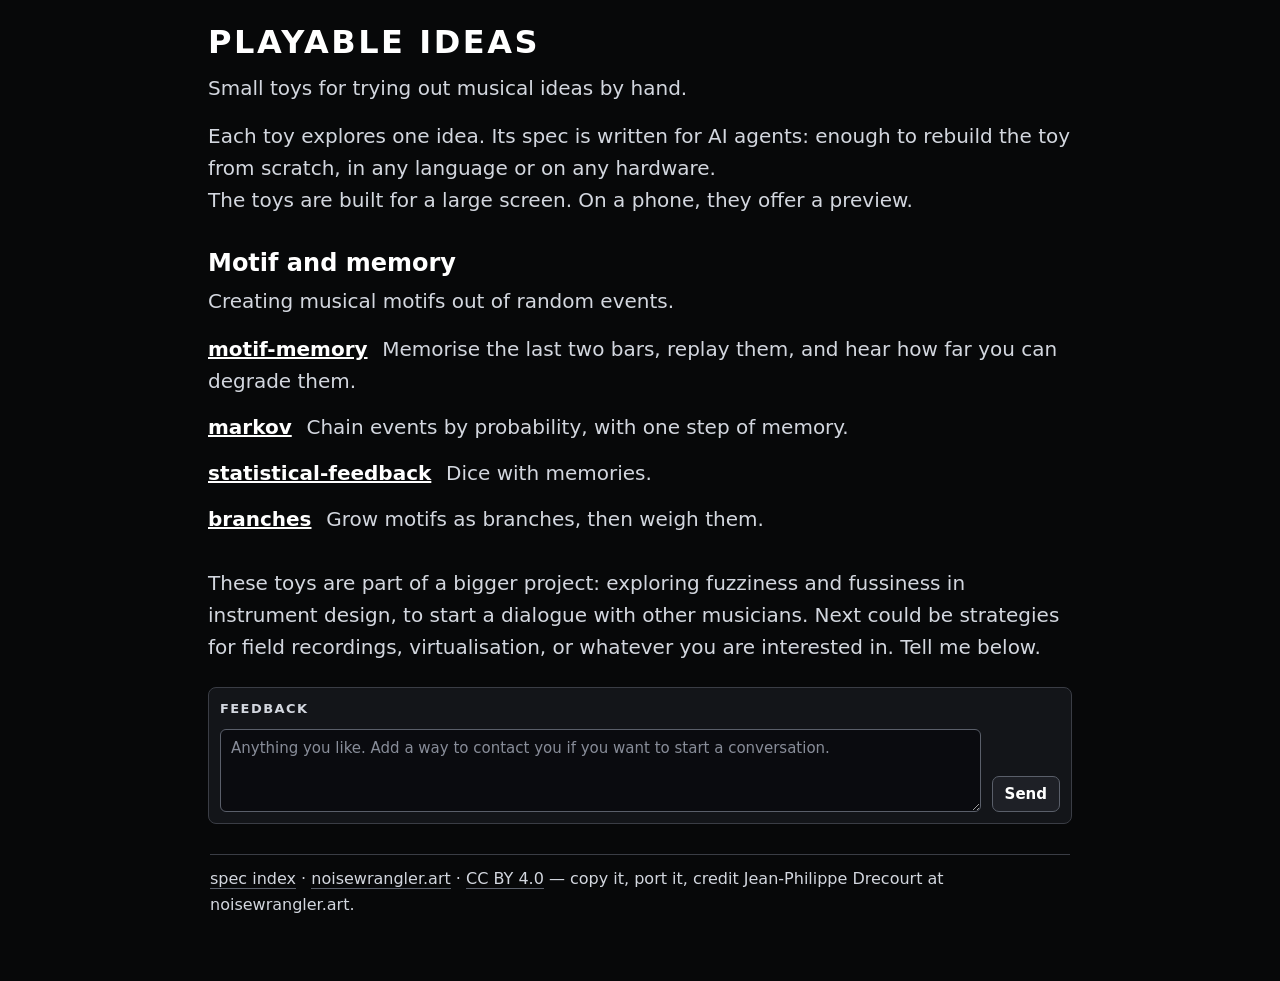
<file: index.html>
<!doctype html>
<html lang="en">
<head>
<meta charset="utf-8">
<meta name="viewport" content="width=device-width, initial-scale=1, viewport-fit=cover">
<title>Playable Ideas</title>
<meta name="description" content="Small toys for trying out musical ideas by hand. Each is a web implementation of one idea, with specs for AI agents.">
<meta property="og:type" content="website">
<meta property="og:title" content="Playable Ideas">
<meta property="og:description" content="Small toys for trying out musical ideas by hand. Each is a web implementation of one idea, with specs for AI agents.">
<meta property="og:image" content="https://play.noisewrangler.art/og.png">
<meta property="og:url" content="https://play.noisewrangler.art/">
<meta property="og:site_name" content="Noise Wrangler">
<link rel="alternate" type="text/plain" href="llms.txt" title="Playable Ideas — spec index">
<link rel="icon" href="lib/icon/favicon.svg" type="image/svg+xml">
<link rel="icon" href="lib/icon/favicon.ico" sizes="32x32">
<link rel="icon" href="lib/icon/favicon-192.png" type="image/png" sizes="192x192">
<link rel="icon" href="lib/icon/favicon-512.png" type="image/png" sizes="512x512">
<link rel="apple-touch-icon" href="lib/icon/apple-touch-icon.png">
<link rel="stylesheet" href="lib/lab.css">
<script src="lib/ui.js"></script>
<script src="lib/shell.js"></script>
<style>
  /* all prose: a nameplate, a definition, then themed sections of toys, in the
     site's sans at the site's 900 px measure */
  body{font-family:var(--fp)}
  .wrap{max-width:900px}
  h2{font-size:1.5rem;font-weight:700;color:var(--ink);margin:2rem 0 0;line-height:1.3}
  .toys{list-style:none;margin:8px 0 0;padding:0}
  .toys li{margin:0 0 14px;line-height:1.6;font-size:1.25rem;color:var(--dim)}
  .toys a{color:var(--ink);font-weight:700;margin-right:.6ch}
  .pp-next{margin-top:2rem}
  /* On a phone each toy name is a 44 px touch target. Vertical padding on an
     inline link widens what a finger hits without moving a line, so the list
     sets exactly as it does without it. `position:relative` lifts the link
     over the description's next line, which otherwise takes the lower half
     of the padding in hit-testing. */
  @media (max-width:720px){ h2{font-size:1.25rem} .toys li{font-size:1.1rem}
    .toys a{padding:11px 0;position:relative} }
</style>
</head>
<body>
<div class="wrap">
  <h1>Playable Ideas</h1>
  <p class="sub">Small toys for trying out musical ideas by hand.</p>
  <p class="sub">Each toy explores one idea. Its spec is written for AI agents: enough to rebuild the toy from scratch, in any language or on any hardware.<br>
  The toys are built for a large screen. On a phone, they offer a preview.</p>
  <h2>Motif and memory</h2>
  <p class="sub">Creating musical motifs out of random events.</p>
  <ul class="toys">
    <li><a href="toys/motif-memory/">motif-memory</a> Memorise the last two bars, replay them, and hear how far you can degrade them.</li>
    <li><a href="toys/markov/">markov</a> Chain events by probability, with one step of memory.</li>
    <li><a href="toys/statistical-feedback/">statistical-feedback</a> Dice with memories.</li>
    <li><a href="toys/branches/">branches</a> Grow motifs as branches, then weigh them.</li>
  </ul>
  <p class="sub pp-next">These toys are part of a bigger project: exploring fuzziness and fussiness in instrument design, to start a dialogue with other musicians. Next could be strategies for field recordings, virtualisation, or whatever you are interested in. Tell me below.</p>
  <div id="feedback"></div>
  <p class="hint pp-foot"><a href="llms.txt">spec index</a> · <a href="https://noisewrangler.art">noisewrangler.art</a> · <a href="https://creativecommons.org/licenses/by/4.0/">CC BY 4.0</a> — copy it, port it, credit Jean-Philippe Drecourt at noisewrangler.art.</p>
</div>
<script>
  /* The collection's one feedback form, from the library, at the foot of the
     front page as at the foot of every toy. */
  document.getElementById('feedback').replaceWith(Lab.shell.feedback().box);
</script>
</body>
</html>
</file>
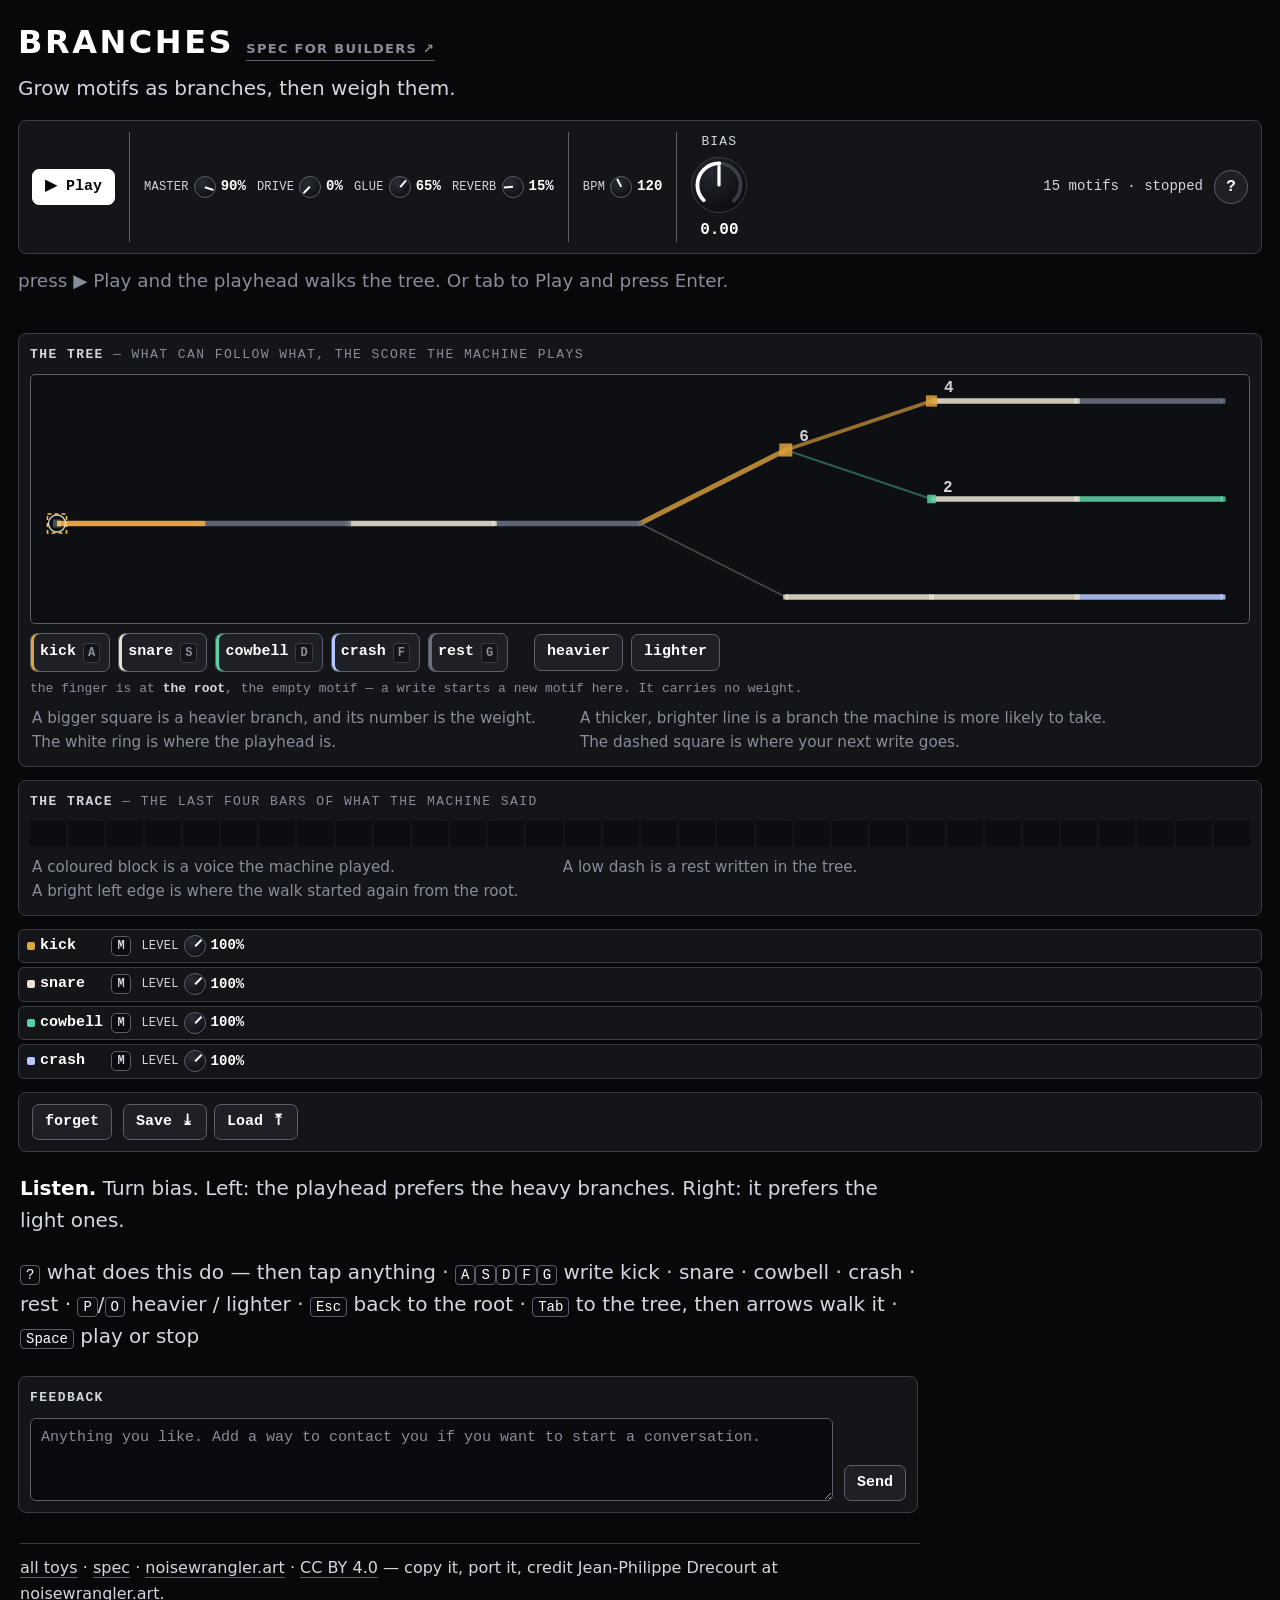
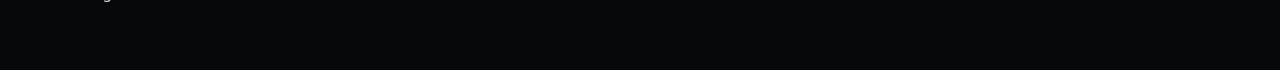
<file: toys/branches/index.html>
<!doctype html>
<html lang="en">
<head>
<meta charset="utf-8">
<meta name="viewport" content="width=device-width, initial-scale=1, viewport-fit=cover">
<title>branches</title>
<meta name="description" content="Grow motifs as branches, then weigh them.">
<meta property="og:title" content="branches — Playable Ideas">
<meta property="og:description" content="Grow motifs as branches, then weigh them.">
<meta property="og:image" content="https://play.noisewrangler.art/toys/branches/og.png">
<meta property="og:url" content="https://play.noisewrangler.art/toys/branches/">
<meta property="og:type" content="website">
<meta property="og:site_name" content="Noise Wrangler">
<link rel="alternate" type="text/markdown" href="spec.md" title="branches — mechanism spec">
<link rel="icon" href="../../lib/icon/favicon.svg" type="image/svg+xml">
<link rel="icon" href="../../lib/icon/favicon.ico" sizes="32x32">
<link rel="icon" href="../../lib/icon/favicon-192.png" type="image/png" sizes="192x192">
<link rel="icon" href="../../lib/icon/favicon-512.png" type="image/png" sizes="512x512">
<link rel="apple-touch-icon" href="../../lib/icon/apple-touch-icon.png">
<link rel="stylesheet" href="../../lib/lab.css">
<script>
/* ---- the stale-library guard, and why it is here rather than in the library ----
   A browser holding a cached `lib/*.js` that no longer matches this file gets a
   script that throws at its first statement and a `.wrap` that stays completely
   empty: a blank black page, no message, nothing to act on. That is exactly
   what a returning visitor sees after a deploy, and it is the failure that
   looks most like the site being gone.

   `Lab.page` makes the same check for the pieces it calls — but it cannot run
   at all if `page.js` is itself the stale file, which is why this one is inline,
   in the head, ahead of every library script, and depends on nothing.

   Serve the collection with `Cache-Control: no-store` while developing. A fresh
   port does NOT clear it: Chrome's heuristic freshness holds a file that carries
   `Last-Modified` and no `Cache-Control`, which is what python's http.server
   sends. */
(function () {
  var PARTS = ['audio', 'clock', 'voices', 'ui', 'shell', 'page', 'state'];

  // What is actually absent — nothing else may be called a cache problem.
  function gone() {
    if (!window.Lab) return ['Lab'];
    var out = PARTS.filter(function (n) { return !window.Lab[n]; }).map(function (n) {
      return 'Lab.' + n;
    });
    if (!out.length && window.Lab.page && window.Lab.page.missing) {
      try { out = window.Lab.page.missing(); } catch (e) {}
    }
    return out;
  }

  function report(e) {
    var w = document.querySelector('.wrap');
    if (!w || w.children.length) return;
    var missing = gone();
    var p = document.createElement('p');
    p.className = 'hint';
    if (missing.length) {
      /* Only a library global that is not there earns the cache line. Blaming
         the cache for every early throw sends a builder who forgot a line of
         `start.words` off to clear a cache that was never the problem. */
      p.innerHTML = 'This page needs a hard reload ' +
        '(<kbd>Ctrl</kbd>+<kbd>Shift</kbd>+<kbd>R</kbd>): the browser is holding a ' +
        'cached copy of the library that no longer matches it. Missing: ';
      p.appendChild(document.createTextNode(missing.join(', ')));
    } else {
      p.textContent = 'This page did not start. The library is all here, so this is ' +
        'the page\'s own error: ';
      var c = document.createElement('code');
      c.textContent = (e && (e.message || (e.error && e.error.message))) || 'no message';
      p.appendChild(c);
    }
    w.appendChild(p);
  }

  /* Three ways a page fails to start, and three listeners. A throw at the top
     level is an 'error'. A throw inside `Lab.state.open(...).then` — where a
     page that opens on its default.json builds — is an unhandled REJECTION,
     which 'error' never hears. And a library piece that is simply absent is
     named at load. An empty .wrap at load is NOT evidence by itself: a page
     that opens asynchronously is legitimately empty while its default is
     fetched, so the load check reports only when `gone()` names a piece. */
  addEventListener('error', report);
  addEventListener('unhandledrejection', function (e) { report(e.reason); });
  addEventListener('DOMContentLoaded', function () {
    setTimeout(function () { if (gone().length) report(); }, 0);
  });
})();
</script>
<style>
/* Toy-specifics only — everything else is the lab bench (lab.css) and the
   composition (Lab.page).

   THE HUES ON THIS PAGE, and the rule they live under. Chrome is greyscale and
   hue belongs to EVENTS. There are exactly two uses here. A node, an edge and a
   trace mark wear the colour of the SYMBOL they carry — the library's own voice
   colours, so the kick here is the kick in every other toy — with the rest in
   grey, because it is a state and not a sound. And the finger wears the bench's
   `--warn`, which is the collection's armed hue: the finger IS an armed state,
   the place the next write will land. It is drawn as a DASHED outline standing
   off the node rather than as a fill, both because the kick's amber is adjacent
   to it and because a dashed ring is how this bench already draws a mark that
   is not the thing itself.

   The machine's ring is white, which is chrome: it is a readout of where the
   walk has got to and not an event. */

/* ---- the tree ----
   The bench's own canvas (`canvas.tl`) at this view's height; the toy overrides
   the height and nothing else, which is what that class is for. */
#ptree{height:250px;margin-top:2px;touch-action:none;cursor:pointer}
#ptree:focus-visible{outline:2px solid var(--accent);outline-offset:2px}

/* The row under the tree: every write, in the first screen with the tree it
   writes. The five symbols, then the two weight verbs, `lighter` LAST, because
   it is the button that grows when it arms (`cut the branch?`) and the last one
   pushes nothing under a hand. The line naming the branch they act on sits on
   its own line below, so its length never moves a button. */
.pctl{display:flex;align-items:center;gap:8px;margin-top:9px;flex-wrap:wrap}
.pgap{width:10px}
.pfing{display:block;margin-top:7px;font-size:13px;color:var(--faint)}
.pfing b{color:var(--dim);font-weight:600}

/* ---- a write button ----
   The symbol's name in its colour and its keyboard twin, because the five keys
   are the same five gestures and a visitor who learns one has learnt the other. */
.wbtn{display:flex;align-items:center;justify-content:center;gap:7px;padding:7px 9px;
  box-shadow:inset 3px 0 0 var(--c)}
.wkey{font-style:normal;font-size:12px;line-height:1;padding:3px 4px;border-radius:3px;
  background:var(--panel);border:1px solid var(--line);color:var(--faint);
  font-family:ui-monospace,Consolas,monospace}

/* ---- the trace: the last four bars of what the machine said ----
   Discrete slots in the DOM rather than a scrolling canvas, because the machine
   speaks exactly one symbol per cell — a slot per cell IS the stream. No
   device-pixel handling, no resize listener, and it scales with the page. */
.ptrace{display:grid;grid-template-columns:repeat(32,minmax(0,1fr));gap:2px;
  align-items:center;margin-top:2px}
.pslot{height:26px;border-radius:2px;background:#0c0d11;position:relative;overflow:hidden}
/* A phrase seam: the cell on which the walk went home to the root and started
   again. It is the one thing about the walk that cannot be heard. */
.pslot.seam{box-shadow:inset 2px 0 0 rgba(255,255,255,.35)}
.pslot i{position:absolute;inset:3px;border-radius:1px;display:block}
.pslot.hit i{background:var(--c)}
/* A rest is a state and is drawn as one: a low dash, so a silence the tree
   placed is distinguishable from a cell the walk has not reached. */
.pslot.rest i{inset:auto 3px 9px 3px;height:2px;background:var(--line2)}
.pnote{margin:9px 2px 0;font-family:var(--fp);font-size:1rem;color:var(--faint);line-height:1.6;max-width:900px}
/* A legend: one line per mark, nothing else. */
.plegend{margin:9px 2px 0;padding:0;list-style:none;font-family:var(--fp);font-size:.95rem;
  color:var(--faint);line-height:1.55;display:grid;grid-template-columns:repeat(2,max-content);
  column-gap:44px}
/* Two columns on the desktop, one on the phone: at 1440x900 the four lines of
   the tree's legend in one column push the trace below the fold, and the trace
   is the page's proof that the walk follows the weights. */
@media (max-width:720px){ .pnote{font-size:.95rem} .plegend{grid-template-columns:1fr} }
</style>
</head>
<body>

<!-- The page is a composition the library lays out: this toy declares its
     master strip, its stage, its rack, its session controls, its text and its
     keys, and `Lab.page` puts them in the collection's order. -->
<div class="wrap"></div>

<script src="../../lib/audio.js"></script>
<script src="../../lib/clock.js"></script>
<script src="../../lib/voices.js"></script>
<script src="../../lib/samples.js"></script>
<script src="../../lib/ui.js"></script>
<script src="../../lib/shell.js"></script>
<script src="../../lib/page.js"></script>
<script src="../../lib/state.js"></script>
<script src="ip.js"></script>
<script>
"use strict";

/* ============================================================
   branches — the toy side.

   `ip.js` owns the tree and knows nothing about sound; the lab lib
   owns sound, time, controls and state. What is left here is the
   instrument: a finger in the tree, the grid the machine reads it
   back on, and the trace of what came out. See spec.md — the claim
   is §1, and the two verbs and the walk with its bias law are §3.

   NOTHING THE HAND DOES MAKES A SOUND. There is no way to strike a
   drum here. The write buttons and their key twins put symbols into
   the tree, silently; the machine is the only speaker, so everything
   you hear is the field talking back.
   ============================================================ */

/* ---- the alphabet ----
   The integers are the tree's own alphabet and are what persistence stores, so
   they are fixed independently of the order the strips are drawn in: renumber
   them and a saved tree becomes a different tree. The four sounds are the
   library palette unchanged, with the library's own trims and colours. */
const REST_SYM = 4;
const REST_HUE = '#6b7180';
const SYMBOLS = [
  { sym: 0, id: 'kick',    key: 'KeyA' },
  { sym: 1, id: 'snare',   key: 'KeyS' },
  { sym: 2, id: 'cowbell', key: 'KeyD' },
  { sym: 3, id: 'crash',   key: 'KeyF' },
  { sym: 4, id: 'rest',    key: 'KeyG', silent: true, color: REST_HUE }
];
const BY_SYM = [];
SYMBOLS.forEach(function (S) {
  S.name = S.id;
  S.kk = S.key.slice(3);                                  // 'KeyA' → 'A'
  if (!S.color) S.color = Lab.voices.get(S.id).color;     // the rest has no voice
  BY_SYM[S.sym] = S;
});
const symOf = s => BY_SYM[s];

const BPM = { min: 40, max: 240, def: 120 };
const BAR_CELLS = 8;                       // one symbol per 8th note
const TRACE = BAR_CELLS * 4;               // the last four bars

/* ---- the tree's picture ---- */
/* px per depth level at most. The tree is stretched to its box up to this, so
   a deep tree fills the width and a two-level tree is not one long line. */
const TREE_XSTEP = 200;
const TREE_PAD = 26;
const TREE_HIT = 12;                       // px: how near a node a click has to land

/* ---- params: written by the controls, read live by the engine ----
   RESTORE BEFORE BUILD. The snapshot lands here first and the controls take
   their initial value from it, so no UI syncing exists anywhere. A tree grown
   by hand is a score, not a performance — a refresh must not cost one. */
const params = {
  bpm: BPM.def,
  bias: 0,             // −1 sharpened · 0 faithful · +0.5 even · +1 contrary
  strips: {}           // id -> { gain, mute, pan } — the rack writes here
};

/* `params` is the schema the merge restores into — a key it does not hold is
   dropped — so the strips are declared here, one per rack row. */
SYMBOLS.forEach(function (S) { params.strips[S.id] = { gain: 1, mute: false, pan: 0 }; });

const ip = IP.create();

/* What the page opens on: the session if there is one, else `default.json`
   beside this file — the "groove and fill" tree — else null, the empty tree.
   The tree is material and lives in the file only, so a page opened off a disk,
   whose fetch is refused, opens bare and says so. Everything from here down is
   built inside the callback, and the body is NOT re-indented under this wrap: a
   one-change re-indent of a long script destroys the history of every line. */
Lab.state.open('branches').then(function (saved) {
if (saved && saved.params) Lab.state.merge(params, saved.params);
if (saved && saved.tree) ip.fromJSON(saved.tree);

/* NOTHING HAS TO BE ZEROED ON LOAD. A page never reopens sounding, and here
   that is the transport's doing rather than a parameter's: the audio context is
   built inside the visitor's first press and never at load, so a restored page
   is silent until a hand presses Play — and then it speaks the tree it was left
   with, which is what a restored score is for. */

let finger = ip.root();      // where the hand writes — the dashed square
let reader = ip.root();      // where the SCHEDULER has walked to
let shownNode = ip.root();   // where the EAR is — the white ring
let dirty = true;
let speaking = false;        // the transport, read by the readout

const clamp = (v, a, b) => Math.max(a, Math.min(b, v));
const kids = node => Array.from(node.children.values()).sort((a, b) => a.symbol - b.symbol);

/* Is `node` inside `branch` — the branch itself, or anything under it? A pruned
   branch keeps pointing up at where it hung, so the chain still leads there,
   and that is what makes this question answerable at all.

   It is also why the same walk CANNOT answer "is this node still in the tree":
   an upward walk from a cut node still arrives at the live root, so it says yes
   about everything the tree has ever held. Nothing here asks that question —
   every node the page keeps is re-seated at the moment of the cut, below. */
function inside(branch, node) {
  for (let n = node; n; n = n.parent) if (n === branch) return true;
  return false;
}

// Every node but the root is a motif; the root is the empty one.
function motifCount() {
  let n = 0;
  (function walk(node) { node.children.forEach(function (c) { n++; walk(c); }); })(ip.root());
  return n;
}

function pathOf(node) {
  const out = [];
  for (let n = node; n && n.parent; n = n.parent) out.unshift(symOf(n.symbol).name);
  return out.join(' ');
}

/* ============================================================
   THE TWO VERBS (spec.md §3)

   Kept apart, and that is the claim. `plant` makes the branch exist
   and otherwise just walks it — typing a path you already wrote must
   not be a way of weighting it by accident. `bump` and `drop` are the
   only things that move a weight.
   ============================================================ */

/* How far the hand has got, for the running line: 0 nothing yet, 1 wrote,
   2 weighed, 3 leaned the bias after weighing, 4 cut a branch. It only climbs,
   so the line always names the next move and never one already made. */
let reached = 0, biasAtWeigh = 0;
function reach(n) { if (n > reached) reached = n; }

function writeSymbol(S) {
  finger = ip.plant(finger, S.sym);
  reach(1);
  afterWrite();
}

function weighUp() {
  if (!finger.parent) { Lab.ui.status('the root carries no weight — it is nobody’s continuation'); return; }
  ip.bump(finger);
  if (reached < 2) biasAtWeigh = params.bias;
  reach(2);
  afterWrite();
}

// One step down. The press that would take a weight to ZERO is the one that
// cuts, and it asks twice; every lighter press above zero acts at once. See
// `lighterBtn` below, which is where the two are told apart.
function weighDown() {
  const r = ip.drop(finger);
  finger = r.node;
  afterWrite();
}

function cutBranch() {
  const gone = finger;
  const r = ip.drop(finger);
  finger = r.node;
  if (r.pruned) {
    /* The machine may have been standing in what just fell off — and so may the
       cells it has already composed. The scheduler's frontier and the ear's
       node are re-seated here, and so is every node held in the release queue,
       because a cell composed inside the cut branch is still drained onto the
       ring a moment later and would leave the ear standing on a node the tree
       no longer holds. This is the ONLY moment a node can leave the tree, so
       re-seating here is what lets everything downstream trust what it holds.

       The queue's ENTRIES stay: those cells are inside the audio lookahead and
       will sound, so the trace draws them. It is where the walk is standing
       that is corrected, not what it said. */
    if (inside(r.pruned, reader)) reader = ip.root();
    if (inside(r.pruned, shownNode)) shownNode = ip.root();
    for (let i = 0; i < pending.length; i++) {
      if (inside(r.pruned, pending[i].node)) pending[i].node = ip.root();
    }
    Lab.ui.status('cut ' + pathOf(gone) + ' and everything under it');
    reach(4);
  }
  afterWrite();
}

/* Every write goes through here, and its whole job is to repaint. Disarming
   the cut is the composition's: it watches every control carrying `.disarm()`
   wherever it was laid out, this one on the stage included, and treats a press,
   an operating key or an input anywhere in the armed region as a write. */
function afterWrite() {
  dirty = true;
  paintFinger();
}

/* ============================================================
   THE WALK (spec.md §3)

   One symbol per 8th note. Reaching a leaf the machine goes home to
   the root and descends again INSIDE THE SAME CELL, so the crossing
   costs no time and the grid never gaps: one root-to-leaf walk is one
   phrase, and the phrases run on end to end. The machine never stops
   — if you want breath, write rests.
   ============================================================ */
const pending = [];                        // composed, not yet heard

const ticker = Lab.clock.createTicker({
  periodSec: () => 30 / params.bpm,        // one 8th note
  onTick: function (n, t) {
    if (!ip.root().children.size) return;  // an empty tree: the grid runs silent
    const opts = { bias: params.bias, rng: Math.random };

    let seam = (reader === ip.root());
    let pick = ip.descend(reader, opts);
    if (!pick) {
      reader = ip.root();
      seam = true;
      pick = ip.descend(reader, opts);
      if (!pick) return;                   // the tree is a single leaf
    }

    /* A cell whose timestamp is already past — the tab was hidden long enough
       to outrun even the widened horizon — is WALKED and not sounded, or the
       whole backlog arrives at once the moment the tab comes back. */
    const late = !Lab.audio.ctx || t < Lab.audio.ctx.currentTime - 0.005;
    const S = symOf(pick.symbol);
    if (!late && !S.silent) {
      // The crash steals its own voice: at this tempo a 0.9 s cymbal is still
      // sounding when the next arrives, and a stack of them washes the tree's
      // rhythm away. The old one gives up its place rather than piling on.
      Lab.voices.play(S.id, t, S.id === 'crash' ? { steal: true } : null);
    }
    reader = pick.child;

    /* The display is released against the AUDIO clock, so the queue is filled
       here and drained on a frame — and it is BOUNDED HERE, because animation
       frames do not run in a hidden tab while the walk does. The oldest go:
       what a returning visitor wants is the walk they came back to. */
    pending.push({ t: t, sym: pick.symbol, seam: seam, node: pick.child });
    if (pending.length > TRACE * 4) pending.splice(0, pending.length - TRACE * 4);
  }
});

function forget() {
  ip.clear();
  finger = reader = shownNode = ip.root();
  pending.length = 0;
  traceBuf.length = 0;
  paintTrace();
  afterWrite();
  Lab.ui.status('forgotten — the machine is walking an empty tree');
}

/* ============================================================
   THE TRACE — the last four bars of what the machine said.
   ============================================================ */
const traceBuf = [];
const traceEl = document.createElement('div');
traceEl.className = 'ptrace';
traceEl.setAttribute('role', 'img');
traceEl.setAttribute('aria-label', 'the trace: the last four bars of what the machine said');
const slots = [];
for (let k = 0; k < TRACE; k++) {
  const d = document.createElement('div');
  d.className = 'pslot';
  d.appendChild(document.createElement('i'));
  traceEl.appendChild(d);
  slots.push(d);
}

function paintTrace() {
  const off = TRACE - traceBuf.length;
  for (let k = 0; k < TRACE; k++) {
    const el = slots[k], fill = el.firstChild;
    const ev = k >= off ? traceBuf[k - off] : null;
    let cls = 'pslot';
    if (ev) {
      if (ev.seam) cls += ' seam';
      if (ev.sym === REST_SYM) cls += ' rest';
      else { cls += ' hit'; fill.style.setProperty('--c', symOf(ev.sym).color); }
    }
    el.className = cls;
  }
}

const traceBlk = Lab.ui.panel({
  title: 'the trace',
  note: 'the last four bars of what the machine said',
  label: 'the trace'
});
traceBlk.appendChild(traceEl);
traceBlk.insertAdjacentHTML('beforeend',
  '<ul class="plegend">' +
  '<li>A coloured block is a voice the machine played.</li>' +
  '<li>A low dash is a rest written in the tree.</li>' +
  '<li>A bright left edge is where the walk started again from the root.</li>' +
  '</ul>');

/* ============================================================
   THE TREE — the toy's own surface, and the thing the hands play.

   A relation ACROSS the five symbols: no strip can hold it, which is
   what earns it a stage. Depth is x, so the tree grows rightward as
   its motifs get longer. A square's size is the weight that was
   written; an edge's weight is the odds the machine would give that
   branch right now, under the live bias. Turning bias leaves every
   square where it is and moves every edge — the whole difference
   between what a tree contains and what it is likely to say.
   ============================================================ */
const treeC = document.createElement('canvas');
treeC.id = 'ptree';
treeC.className = 'tl';
treeC.tabIndex = 0;
treeC.setAttribute('role', 'application');
treeC.setAttribute('aria-label',
  'the tree. The arrows walk it: right into a branch, left to the ' +
  'parent, up and down between branches, Escape to the root. The line below says ' +
  'where the finger is standing.');
/* The tree is the same canvas at both widths, and only what a press on it does
   differs: on the desktop it moves the finger, on the phone nothing (the phone
   writes nothing). Its hint follows, and so does its touch-action: the
   desktop's `none` keeps a drag on the tree from scrolling, and on the phone,
   where the tree is passive, a swipe across it has to scroll the page. Both are
   re-read at every paint, so the mode needs no width of its own here. */
const TREE_HINT_DESK = 'what can follow what: click a node to write from it';
const TREE_HINT_PHONE = 'what can follow what: the playhead walks it, the desktop writes it';
const small = () => Lab.shell.env.small;
function paintTreeHint() {
  const h = small() ? TREE_HINT_PHONE : TREE_HINT_DESK;
  if (treeC.dataset.hint !== h) { treeC.dataset.hint = h; treeC.title = h; }
  const ta = small() ? 'pan-y' : '';
  if (treeC.style.touchAction !== ta) treeC.style.touchAction = ta;
}
paintTreeHint();
const g3 = treeC.getContext('2d');

function hexA(hex, a) {
  const n = parseInt(hex.slice(1), 16);
  return 'rgba(' + ((n >> 16) & 255) + ',' + ((n >> 8) & 255) + ',' + (n & 255) + ',' + a + ')';
}

function treeLayout(W, H) {
  const pos = new Map();
  let leaves = 0, maxDepth = 0;
  (function visit(node) {
    if (node.depth > maxDepth) maxDepth = node.depth;
    const ks = kids(node);
    if (!ks.length) { pos.set(node, leaves++); return; }
    let sum = 0;
    for (let i = 0; i < ks.length; i++) { visit(ks[i]); sum += pos.get(ks[i]); }
    pos.set(node, sum / ks.length);                  // a parent sits across its children
  })(ip.root());

  const xStep = Math.min(TREE_XSTEP, (W - 2 * TREE_PAD) / Math.max(1, maxDepth));
  const yStep = leaves > 1 ? (H - 2 * TREE_PAD) / (leaves - 1) : 0;
  const y0 = leaves > 1 ? TREE_PAD : H / 2;
  const at = node => ({ x: TREE_PAD + node.depth * xStep, y: y0 + pos.get(node) * yStep });
  return {
    has: node => pos.has(node),
    xy: at,
    nearest: function (x, y, r) {
      let best = null, bd = r * r;
      pos.forEach(function (v, node) {
        const q = at(node);
        const d = (q.x - x) * (q.x - x) + (q.y - y) * (q.y - y);
        if (d <= bd) { bd = d; best = node; }
      });
      return best;
    }
  };
}

// a node's square side in px: the written weight, from 1 up
const sq = node => node.parent ? clamp(5 + 3.6 * Math.sqrt(node.count - 1), 5, 20) : 8;

function drawTree() {
  const dpr = window.devicePixelRatio || 1;
  const W = treeC.clientWidth || 900, H = treeC.clientHeight || 250;
  const bw = Math.max(1, Math.round(W * dpr)), bh = Math.max(1, Math.round(H * dpr));
  if (treeC.width !== bw) treeC.width = bw;
  if (treeC.height !== bh) treeC.height = bh;
  g3.setTransform(dpr, 0, 0, dpr, 0, 0);
  g3.clearRect(0, 0, W, H);

  const L = treeLayout(W, H);
  const lit = new Set();                             // the menu the machine is looking at
  if (shownNode && L.has(shownNode)) shownNode.children.forEach(c => lit.add(c));

  // Edges first, so a node always sits on top of its own line.
  (function edges(node) {
    const a = L.xy(node);
    const items = ip.menu(node, params.bias);
    let total = 0;
    for (let i = 0; i < items.length; i++) total += items[i].weight;
    for (let i = 0; i < items.length; i++) {
      const c = items[i].node, b = L.xy(c);
      const p = (total > 0) ? items[i].weight / total : 1 / items.length;
      // the odds: width and brightness both, so a likelier branch reads at a glance
      g3.strokeStyle = hexA(symOf(c.symbol).color,
        Math.min(1, 0.18 + 0.7 * p + (lit.has(c) ? 0.12 : 0)));
      g3.lineWidth = 0.8 + 4.7 * p;
      g3.beginPath(); g3.moveTo(a.x, a.y); g3.lineTo(b.x, b.y); g3.stroke();
      edges(c);
    }
  })(ip.root());

  /* The written weight: the square's size, and its number beside it once it is
     more than the 1 every branch is planted with. A weight of 1 is the small
     square, so a heavier branch is told from its siblings by size alone, and the
     number says by how much. The size grows from weight 1, not from 0, so the
     first press on heavier is the biggest visible step. */
  g3.font = '600 ' + (small() ? 12 : 16) + 'px ui-monospace, Consolas, monospace';
  g3.textBaseline = 'bottom';
  (function nodes(node) {
    const q = L.xy(node);
    if (!node.parent) {
      g3.fillStyle = 'rgba(255,255,255,0.26)';       // the root is the empty motif
      g3.fillRect(q.x - 4, q.y - 4, 8, 8);
    } else {
      const s = sq(node);
      g3.fillStyle = hexA(symOf(node.symbol).color, lit.has(node) ? 1 : 0.85);
      g3.fillRect(q.x - s / 2, q.y - s / 2, s, s);
      if (node.count > 1) {
        g3.fillStyle = 'rgba(255,255,255,0.82)';
        // outside the finger's dashed square, so the cursor never covers it
        g3.fillText(String(node.count), q.x + Math.max(9.5, s / 2 + 5) + 2, q.y - s / 2 + 1);
      }
    }
    node.children.forEach(nodes);
  })(ip.root());

  // where the machine is reading — chrome, because it is a readout
  if (shownNode && L.has(shownNode)) {
    const q = L.xy(shownNode);
    g3.strokeStyle = 'rgba(255,255,255,0.8)';
    g3.lineWidth = 1.4;
    g3.setLineDash([]);
    g3.beginPath(); g3.arc(q.x, q.y, Math.max(8.5, sq(shownNode) / 2 + 4), 0, Math.PI * 2); g3.stroke();
  }

  // and where the hand is writing — the page's one armed state, dashed so it
  // reads as a cursor standing off the node rather than as a node
  if (!small() && finger && L.has(finger)) {
    const q = L.xy(finger);
    g3.strokeStyle = getComputedStyle(document.documentElement)
      .getPropertyValue('--warn').trim() || '#ffbe3d';
    g3.lineWidth = 1.6;
    g3.setLineDash([4, 3]);
    const h = Math.max(9.5, sq(finger) / 2 + 5);
    g3.strokeRect(q.x - h, q.y - h, 2 * h, 2 * h);
    g3.setLineDash([]);
  }
}

/* ---- pointing at the tree ----
   The view is the way in. Land near a node and that node is where you write
   from; land nowhere and you are back at the root. */
treeC.addEventListener('pointerdown', function (e) {
  if (e.button === 2 || small()) return;
  e.preventDefault();
  const r = treeC.getBoundingClientRect();
  const L = treeLayout(treeC.clientWidth || 900, treeC.clientHeight || 250);
  finger = L.nearest(e.clientX - r.left, e.clientY - r.top, TREE_HIT) || ip.root();
  afterWrite();
  treeC.focus();
});
treeC.addEventListener('contextmenu', e => e.preventDefault());

/* On the phone the tree and the trace are passive stages: a press on them does
   nothing at all. The instrument's cold-hand answer ("it is stopped, press
   Play") is bound on the region in the bubble phase, so it is stopped here;
   the hint layer listens in the capture phase and still explains them. */
function passiveWhileSmall(e) { if (small()) e.stopPropagation(); }

/* ---- walking the tree from the keyboard ----
   A canvas has no children to focus, so the tree is ONE tab stop and the
   arrows are how a keyboard reaches a node — the same grammar every dial on
   this bench answers, applied to a graph. */
function siblingStep(d) {
  if (!finger.parent) return;
  const sibs = kids(finger.parent);
  const i = sibs.indexOf(finger);
  if (i < 0) return;
  finger = sibs[clamp(i + d, 0, sibs.length - 1)];
}

treeC.addEventListener('keydown', function (e) {
  if (small()) return;
  let took = true;
  switch (e.key) {
    case 'ArrowRight': { const ks = kids(finger); if (ks.length) finger = ks[0]; break; }
    case 'ArrowLeft': if (finger.parent) finger = finger.parent; break;
    case 'ArrowDown': siblingStep(1); break;
    case 'ArrowUp': siblingStep(-1); break;
    case 'Home': finger = ip.root(); break;
    default: took = false;
  }
  if (!took) return;
  e.preventDefault();
  afterWrite();
});

/* ---- the two weight verbs, beside the tree ---- */
const heavierBtn = document.createElement('button');
heavierBtn.type = 'button';
heavierBtn.textContent = 'heavier';
heavierBtn.dataset.hint = 'raise the weight of the branch under the finger [P]';
heavierBtn.title = heavierBtn.dataset.hint;
heavierBtn.addEventListener('click', weighUp);

/* THE ONE DESTRUCTIVE ACT ON THIS PAGE, and the only press that asks twice.
   Lowering a weight above zero is ordinary and acts at once, so `onArm` does
   the work and REFUSES the arming; only the press that would take a weight to
   zero — and with it every motif underneath — arms and waits for a second.
   Two presses for an ordinary lightening would teach pressing twice by reflex,
   which is the thing that makes a confirmation stop working. */
const lighterBtn = Lab.ui.confirm({
  text: 'lighter',
  armed: 'cut the branch?',
  hint: 'lower the weight of the branch under the finger, zero cuts it [O]',
  onArm: function () {
    if (!finger.parent) {
      Lab.ui.status('the root carries no weight — it is nobody’s continuation');
      return false;
    }
    if (finger.count > 1) { weighDown(); return false; }   // ordinary lightening
    return true;                                            // the next press cuts
  },
  onConfirm: cutBranch
});

const fingerEl = document.createElement('span');
fingerEl.className = 'pfing';
fingerEl.setAttribute('role', 'status');
let fingerShown = null;
function paintFinger() {
  let html;
  if (!finger.parent) {
    html = 'the finger is at <b>the root</b>, the empty motif — a write starts a new ' +
           'motif here. It carries no weight.';
  } else {
    html = 'the finger is on <b>' + pathOf(finger) + '</b> · weight ' + finger.count +
           ' · ' + finger.children.size + ' way' + (finger.children.size === 1 ? '' : 's') +
           ' on from here';
  }
  if (html === fingerShown) return;
  fingerShown = html;
  fingerEl.innerHTML = html;
}

/* ---- the five write buttons, under the tree they write into ----
   Each carries its symbol's name in its colour and its keyboard twin. They are
   the page's writes, so they sit in the first screen with the tree; the rack
   below keeps only what tunes the sound. */
SYMBOLS.forEach(function (S) {
  const b = document.createElement('button');
  b.type = 'button';
  b.className = 'wbtn';
  b.style.setProperty('--c', S.color);
  const w = document.createElement('span');
  w.textContent = S.name;
  const k = document.createElement('i');
  k.className = 'wkey';
  k.textContent = S.kk;
  b.append(w, k);
  b.setAttribute('aria-label', 'write ' + S.name + ' under the finger');
  b.dataset.hint = 'make ' + S.name + ' a continuation of the motif under the finger [' +
    S.kk + ']';
  b.title = b.dataset.hint;
  b.addEventListener('click', function () { writeSymbol(S); });
  S.btn = b;                                  // the key's twin, and what the key stands for
});

const ctlRow = document.createElement('div');
ctlRow.className = 'pctl pp-desk';          // writes: the phone has none
const gap = document.createElement('span');
gap.className = 'pgap';
ctlRow.append.apply(ctlRow, SYMBOLS.map(S => S.btn).concat([gap, heavierBtn, lighterBtn]));
fingerEl.classList.add('pp-desk');

/* The tree's legend, one line per mark. The finger's line is the desktop's:
   the phone draws no finger. */
const treeLegend = document.createElement('ul');
treeLegend.className = 'plegend';
treeLegend.innerHTML =
  '<li>A bigger square is a heavier branch, and its number is the weight.</li>' +
  '<li>A thicker, brighter line is a branch the machine is more likely to take.</li>' +
  '<li>The white ring is where the playhead is.</li>' +
  '<li class="pp-desk">The dashed square is where your next write goes.</li>';

const treeBlk = Lab.ui.panel({
  title: 'the tree',
  note: 'what can follow what, the score the machine plays',
  label: 'the tree'
});
treeBlk.append(treeC, ctlRow, fingerEl, treeLegend);
treeBlk.addEventListener('pointerdown', passiveWhileSmall);
traceBlk.addEventListener('pointerdown', passiveWhileSmall);

/* ============================================================
   THE FRAME LOOP
   Symbols are composed a horizon ahead of the sound, so the ring and
   the trace are released against the audio clock. The tree redraws
   only when something moved.
   ============================================================ */
function frame() {
  requestAnimationFrame(frame);
  const now = Lab.audio.ctx ? Lab.audio.ctx.currentTime : 0;
  let moved = false;
  while (pending.length && pending[0].t <= now) {
    const ev = pending.shift();
    shownNode = ev.node;
    traceBuf.push(ev);
    while (traceBuf.length > TRACE) traceBuf.shift();
    moved = true;
  }
  if (moved) { paintTrace(); dirty = true; }
  if (dirty) { dirty = false; drawTree(); }
}
requestAnimationFrame(frame);
addEventListener('resize', function () { dirty = true; });

/* ============================================================
   THE SESSION BAR — what you do TO the instrument.
   ============================================================ */
const forgetBtn = Lab.ui.confirm({
  text: 'forget',
  armed: 'forget — sure?',
  hint: 'erase every branch and weight, back to an empty tree',
  onArm: function () {
    if (ip.root().children.size) return true;
    Lab.ui.status('there is nothing written yet');
    return false;
  },
  onConfirm: forget
});

/* ============================================================
   THE PAGE
   ============================================================ */
const biasDial = Lab.ui.dial({
  label: 'bias', min: -1, max: 1, step: 0.01, value: params.bias,
  fmt: v => (v > 0 ? '+' : '') + v.toFixed(2),
  hint: 'how the machine leans: left obeys the weights, right turns them over',
  onInput: function (v) { setBias(v, biasDial); },
  /* The default belongs to the thing addressed, not to the control: bias is a
     page parameter whose default is 0, so the double press puts the parameter
     back and the dial is told to show it. */
  onDefault: function () { setBias(0, null); }
});

/* The phone's one control: the same parameter on a second dial, built to the
   touch floor by the teaser slot. Each dial shows the other's writes, so the
   two never disagree whichever one the hand is on. */
const teaserBias = Lab.ui.dial({
  label: 'bias', min: -1, max: 1, step: 0.01, value: params.bias,
  fmt: v => (v > 0 ? '+' : '') + v.toFixed(2),
  hint: 'how the machine leans: left sharpens the figure, right dissolves it',
  onInput: function (v) { setBias(v, teaserBias); },
  onDefault: function () { setBias(0, null); }
});

// one writer for bias; `from` is the dial already showing the value
function setBias(v, from) {
  params.bias = v;
  if (reached === 2 && Math.abs(v - biasAtWeigh) >= 0.3) reach(3);
  if (from !== biasDial) biasDial.show(v);
  if (from !== teaserBias) teaserBias.show(v);
  dirty = true;
}

function allMuted() {
  return SYMBOLS.every(function (S) {
    if (S.silent) return true;                       // the rest has nothing to mute
    const s = params.strips[S.id];
    return !!(s && s.mute);
  });
}

/* The running line, one per step of `reached`. */
const RUNNING = [
  'write a sequence of voices, then make a branch heavier.',
  'now press heavier, or P, and watch the number climb.',
  'listen for your branch: the playhead takes it more often. Then turn bias.',
  'press lighter, or O, to take the weight down. At zero it cuts the branch.',
  'write another branch, then weigh it against the others.'
];

const page = Lab.page.build({
  title: 'branches',
  shows: 'Grow motifs as branches, then weigh them.',
  spec: 'spec.md',
  // repo: '…',            ← SET BEFORE PUBLISHING
  site: 'https://noisewrangler.art',

  /* ---- the master strip ----
     A transport, because this piece has a beginning: the machine is the only
     speaker and it starts when it is told to. The pulse is the machine's grid;
     bias is a `control` rather than a `global`, because it shapes how the
     machine leans and never asks it for sound. */
  transport: {
    hint: 'start and stop the machine [Space]',
    onStart: function () {
      speaking = true;
      Lab.audio.fadeIn(0.03);
      ticker.start();
    },
    onStop: function () {
      speaking = false;
      ticker.stop();
      /* Cells already inside the lookahead are faded out rather than played, so
         the trace must not claim them — and the walk must not stand further on
         than what was heard. The frontier is rewound to where the ear got to,
         which is a node the tree still holds: a cut re-seats every node the
         page keeps, the queue's included, so there is nothing here to test. */
      pending.length = 0;
      reader = shownNode;
      Lab.audio.fadeOut(0.05);
    }
  },
  bpm: {
    min: BPM.min, max: BPM.max, def: BPM.def, value: params.bpm,
    hint: 'the machine’s grid, one symbol per 8th note',
    onChange: function (v) { params.bpm = v; }
  },
  master: saved && saved.fx ? saved.fx : {},
  controls: [{
    el: biasDial,
    says: 'that is bias — it leans the machine among a node’s branches and moves ' +
          'no weight.'
  }],
  hints: true,
  /* No MIDI badge: nothing here takes a continuous value except the pulse, the
     bias and the levels, which are the master strip and the rack. A badge that
     opens onto nothing to map is chrome. */
  midi: false,
  status: function () {
    const n = motifCount();
    const what = n ? (n + (n === 1 ? ' motif' : ' motifs')) : 'nothing written';
    return what + ' · ' + (speaking ? 'speaking' : 'stopped');
  },

  /* ---- the start line ----
     Three silences look alike from outside — a stopped machine, an empty tree
     and a muted mixer — so the page says which. `stuck` is an empty string and
     `state()` can never return it: a leaf is not a dead end here, it is the end
     of a phrase, and the walk goes home to the root inside the same cell. */
  start: {
    gesture: 'Press ▶ Play',
    state: function () {
      if (!ip.root().children.size) return 'nothing';
      const fx = Lab.audio.getState();
      if (allMuted() || (fx && fx.master <= 0)) return 'shut';
      return null;
    },
    words: {
      notStarted: 'press ▶ Play and the playhead walks the tree.',
      nothing: 'the tree is empty. Write a voice.',
      stuck: '',
      shut: 'it is running and nothing reaches you: every voice is muted, or the master ' +
            'level is at zero.',
      running: () => RUNNING[reached]
    },
    /* The reason, and the composition appends the remedy — the same split the
       rack's cells, the pulse slot, the master chain and `controls` take, so
       the gesture phrase has one reader. On this page the whole-instrument
       answer is not a fallback: nothing in here asks for sound, so it is the
       sentence a cold hand meets on the tree, on heavier, on lighter and on
       every write button. */
    instrumentSays: 'nothing in here sounds but the machine, and it is stopped'
  },

  /* What the hands play comes before what the eyes read. The tree is the thing
     the hands play — its write row is under it — so the stage precedes the rack,
     and the trace, which is a display of what the machine said, follows the
     tree on the same stage. */
  instrument: 'stage',
  stage: [treeBlk, traceBlk],

  /* ---- the rack ----
     A strip per sounding symbol: name, mute, level. It only tunes the sound, so
     it sits below the tree and its write row. The rest has no strip: there is
     nothing to level about a silence, and its write button is with the others. */
  rack: {
    rows: SYMBOLS.filter(S => !S.silent).map(S => ({ key: S.id, voice: S.id, name: S.name })),
    label: 'the four voices: mute and level',
    columns: ['name', 'mute', 'gain', { key: 'pad', width: 'minmax(0,1fr)' }],
    state: params.strips,
    onStrip: function (id, strip) { params.strips[id] = strip; }
  },

  session: [forgetBtn, Lab.state.buttons()],

  text: [
    { head: 'Listen.', body: 'Turn bias. Left: the playhead prefers the heavy branches. Right: it ' +
      'prefers the light ones.' }
  ],

  /* ---- which of this page's own keys are WRITES ----
     The composition counts a press, an operating key or an input inside the
     armed region, and a window-level letter is none of the three: a key that
     writes by calling `.click()` on a button fires no `pointerdown`, and `A` is
     not an arming key. Only the page knows, so the page says — and an entry
     carrying `el` says which control the key STANDS FOR, so in hint mode the
     key raises that button's own bubble instead of acting, which is what a
     press on it would have done. `KeyO` is absent: it is the cut's own key,
     exempt exactly as the cut's own press is. */
  writeKeys: SYMBOLS.map(S => ({ key: S.key, el: S.btn }))
    .concat([{ key: 'KeyP', el: heavierBtn }, 'Escape']),

  keys: '<kbd>?</kbd> what does this do — then tap anything · ' +
        '<kbd>A</kbd><kbd>S</kbd><kbd>D</kbd><kbd>F</kbd><kbd>G</kbd> write kick · ' +
        'snare · cowbell · crash · rest · <kbd>P</kbd>/<kbd>O</kbd> heavier / lighter · ' +
        '<kbd>Esc</kbd> back to the root · <kbd>Tab</kbd> to the tree, then arrows walk ' +
        'it · <kbd>Space</kbd> play or stop',

  /* ---- the teaser: the phone mode of this same page ----
     One control, the bias, alone: on the phone the hand only leans the
     machine's reading of the tree. Play stays (the composition builds it). The
     tree is kept as a passive stage, the same canvas walking as on the desktop:
     its write row, finger line and finger are `pp-desk`, a press on it does
     nothing while small, and the trace below it is passive too. */
  teaser: {
    controls: [teaserBias],
    stage: [treeBlk, traceBlk],
    gesture: 'Press ▶ Play',
    words: {
      notStarted: 'press ▶ Play and the playhead walks the tree.',
      nothing: 'the tree is empty. The desktop page can write one.',
      shut: 'it is running and nothing reaches you: it is muted, or at zero, on the ' +
            'desktop page.',
      running: 'turn bias and watch the lines: left follows the weights, right goes against them.'
    },
    share: { text: 'Grow motifs as branches, then weigh them.' },
    /* The phone's standing text: one listening instruction for the phone's dial. */
    text: [{ head: 'Listen.', body: 'Turn bias. Left: the playhead prefers the heavy branches. Right: it ' +
      'prefers the light ones.' }]
  }
});

/* ---- the keys, which are the buttons ----
   Each key presses the control it is the twin of, rather than calling the same
   function beside it: one gesture, one path, and the cut's two presses work
   from the keyboard exactly as they do from the pointer. What those keys MEAN
   to the composition — that they are writes, and which control each stands for
   — is declared above in `writeKeys`, so nothing here has to remember it.
   Space is the transport, and the composition binds it. */
addEventListener('keydown', function (e) {
  const t = e.target;
  const tag = t && t.tagName;
  if (tag === 'INPUT' || tag === 'SELECT' || tag === 'TEXTAREA') return;
  if (e.code === 'Escape') { finger = ip.root(); afterWrite(); return; }
  if (e.repeat) return;
  if (e.code === 'KeyP') { e.preventDefault(); heavierBtn.click(); return; }
  if (e.code === 'KeyO') { e.preventDefault(); lighterBtn.click(); return; }
  const S = SYMBOLS.find(x => x.key === e.code);
  if (!S || !S.btn) return;
  e.preventDefault();
  S.btn.click();
});

/* The finger line is a view of state living elsewhere, so it is repainted by
   the page's own poll — which stops when the tab is hidden and restarts when it
   is back — rather than by the frame loop beside the tree. */
page.onPaint(paintFinger);
page.onPaint(paintTreeHint);
paintFinger();
paintTrace();

/* The autosave handle is KEPT rather than dropped: it is otherwise a permanent
   background write loop with no way out, which is not a thing to leave running
   on a public page. */
const autosave = Lab.state.attach({
  key: 'branches',
  collect: () => ({ params: params, tree: ip.toJSON(), fx: Lab.audio.getState() })
});
});   // Lab.state.open
</script>
</body>
</html>
</file>
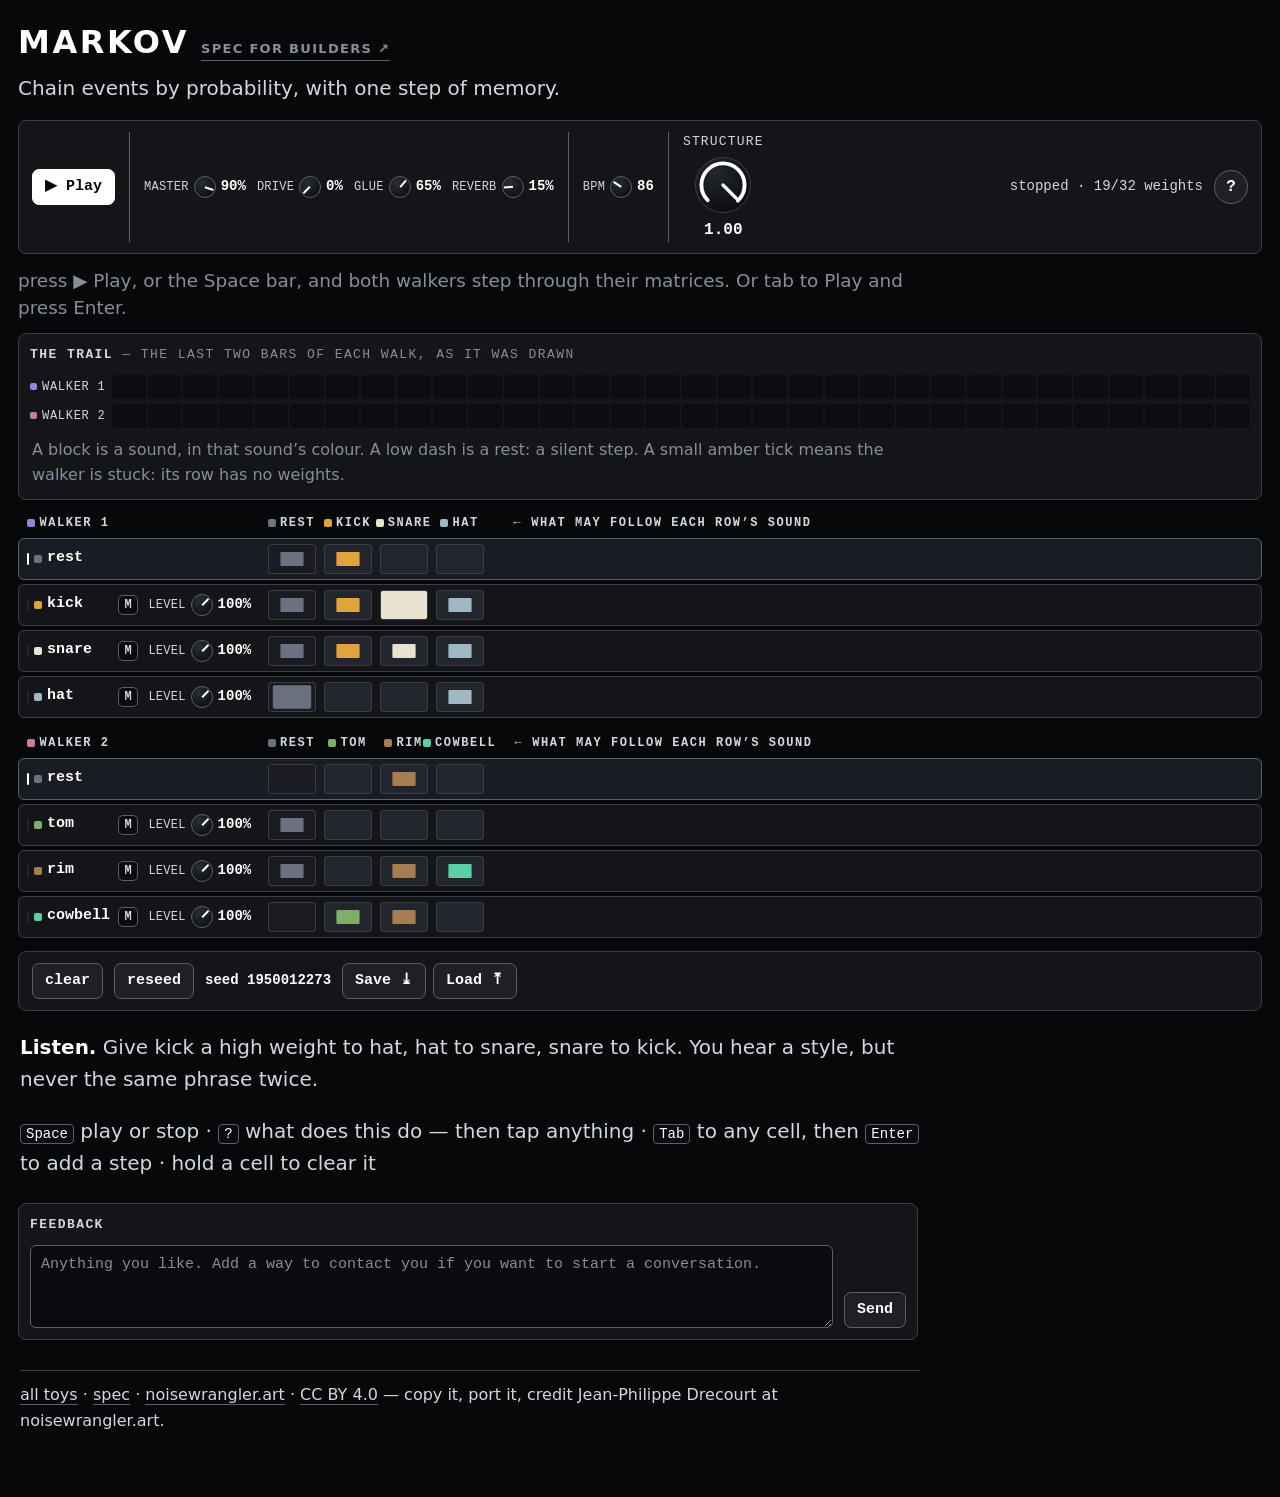
<file: toys/markov/index.html>
<!doctype html>
<html lang="en">
<head>
<meta charset="utf-8">
<meta name="viewport" content="width=device-width, initial-scale=1, viewport-fit=cover">
<title>markov</title>
<meta name="description" content="Chain events by probability, with one step of memory.">
<meta property="og:title" content="markov — Playable Ideas">
<meta property="og:description" content="Chain events by probability, with one step of memory.">
<meta property="og:image" content="https://play.noisewrangler.art/toys/markov/og.png">
<meta property="og:url" content="https://play.noisewrangler.art/toys/markov/">
<meta property="og:type" content="website">
<meta property="og:site_name" content="Noise Wrangler">
<link rel="alternate" type="text/markdown" href="spec.md" title="markov — mechanism spec">
<link rel="icon" href="../../lib/icon/favicon.svg" type="image/svg+xml">
<link rel="icon" href="../../lib/icon/favicon.ico" sizes="32x32">
<link rel="icon" href="../../lib/icon/favicon-192.png" type="image/png" sizes="192x192">
<link rel="icon" href="../../lib/icon/favicon-512.png" type="image/png" sizes="512x512">
<link rel="apple-touch-icon" href="../../lib/icon/apple-touch-icon.png">
<link rel="stylesheet" href="../../lib/lab.css">
<script>
/* ---- the stale-library guard, and why it is here rather than in the library ----
   A browser holding a cached `lib/*.js` that no longer matches this file gets a
   script that throws at its first statement and a `.wrap` that stays completely
   empty: a blank black page, no message, nothing to act on.

   `Lab.page` makes the same check for the pieces it calls — but it cannot run
   at all if `page.js` is itself the stale file, which is why this one is inline,
   in the head, ahead of every library script, and depends on nothing. */
(function () {
  var PARTS = ['audio', 'clock', 'voices', 'ui', 'shell', 'page', 'state'];

  function gone() {
    if (!window.Lab) return ['Lab'];
    var out = PARTS.filter(function (n) { return !window.Lab[n]; }).map(function (n) {
      return 'Lab.' + n;
    });
    if (!out.length && window.Lab.page && window.Lab.page.missing) {
      try { out = window.Lab.page.missing(); } catch (e) {}
    }
    return out;
  }

  function report(e) {
    var w = document.querySelector('.wrap');
    if (!w || w.children.length) return;
    var missing = gone();
    var p = document.createElement('p');
    p.className = 'hint';
    if (missing.length) {
      p.innerHTML = 'This page needs a hard reload ' +
        '(<kbd>Ctrl</kbd>+<kbd>Shift</kbd>+<kbd>R</kbd>): the browser is holding a ' +
        'cached copy of the library that no longer matches it. Missing: ';
      p.appendChild(document.createTextNode(missing.join(', ')));
    } else {
      p.textContent = 'This page did not start. The library is all here, so this is ' +
        'the page\'s own error: ';
      var c = document.createElement('code');
      c.textContent = (e && (e.message || (e.error && e.error.message))) || 'no message';
      p.appendChild(c);
    }
    w.appendChild(p);
  }

  /* Three ways a page fails to start, and three listeners. A throw at the top
     level is an 'error'. A throw inside `Lab.state.open(...).then` — where a
     page that opens on its default.json builds — is an unhandled REJECTION,
     which 'error' never hears. And a library piece that is simply absent is
     named at load. An empty .wrap at load is NOT evidence by itself: a page
     that opens asynchronously is legitimately empty while its default is
     fetched, so the load check reports only when `gone()` names a piece. */
  addEventListener('error', report);
  addEventListener('unhandledrejection', function (e) { report(e.reason); });
  addEventListener('DOMContentLoaded', function () {
    setTimeout(function () { if (gone().length) report(); }, 0);
  });
})();
</script>
<style>
/* Toy-specifics only — everything else is the lab bench (lab.css) and the
   composition (Lab.page).

   THE HUES ON THIS PAGE, and the rule they live under. Chrome is greyscale;
   hue belongs to events. A weight cell wears the colour of the state it points
   AT, because that is what the weight buys — so a column that is often set
   shows as a stripe of one hue, and a trail mark wears the colour of the sound
   that was drawn. The two WALKER hues are the third use and the one that needs
   saying: a walker is a voice — a chain is monophonic —
   so its hue names a source of events, not a control. It appears on the
   walker's caption row in the rack and on its lane in the trail, and nowhere
   else. The rest is grey everywhere, because it is a state and not a sound. */

/* ---- a weight cell ----
   Wider than the 44 px target floor and shorter than it, which is what fits
   eight strips of the standard shape on one screen. A mis-tap is
   reversible in one gesture: tapping again cycles the weight round to zero. */
.wc{width:100%;height:30px;min-height:0;padding:0;border-radius:3px;
  background:var(--cell);border:1px solid var(--line);
  touch-action:pan-y;-webkit-touch-callout:none;user-select:none;
  display:flex;align-items:center;justify-content:center;cursor:pointer}
.wc:hover{border-color:var(--line2)}
.wc:focus-visible{outline:2px solid var(--accent);outline-offset:1px}
.wc i{display:block;width:100%;height:100%;border-radius:2px;
  transform:scale(0);transition:transform .09s ease-out}
/* The rest COLUMN is a hole the matrix places, so it reads a shade apart from
   the three that place a sound. The border above is what keeps it a target on
   a LIT strip: its ground and the lit row's are within a value of each other,
   so a cell distinguished by ground alone disappears on the one row a visitor
   is most likely to be editing. */
.wc.torest{background:#191b21}

/* ---- the strip the walker is standing on ----
   The lit strip is what makes a dead end visible as a light that has stopped
   moving, and it has to survive being one row among eight dark ones: a lift of
   the row's ground plus a mark against its name. */
.rack .rrow.cur{background:#191c22;border-color:var(--line2)}
.rack .rrow.cur .rname::before{content:'';width:2px;height:12px;border-radius:1px;
  background:var(--ink);flex:0 0 auto}

.rack .rrow .rname::before{content:'';width:2px;height:12px;border-radius:1px;
  background:var(--cell);flex:0 0 auto}

/* The free column's caption, "what may follow each row's sound", is the last
   caption on each group's row and points back at the squares, so it sits
   against them rather than centred in the wide column. */
.rack .rcap > .rcapl:last-child{justify-self:start;padding-left:var(--mkgap,22px)}


/* ---- the trail: the last two bars of each walk ----
   In the DOM rather than on a canvas: thirty-two discrete slots per walker,
   one per cell of the lattice, rather than a scrolling stretch of time — so a
   grid of elements needs no device-pixel handling and no resize listener, and
   it scales with the page. */
.tlane{display:grid;grid-template-columns:var(--tlab,80px) repeat(32,minmax(0,1fr));
  gap:2px;align-items:center}
.tlane + .tlane{margin-top:5px}
.tlab{display:flex;align-items:center;gap:5px;font-size:12px;color:var(--dim);
  text-transform:uppercase;letter-spacing:.06em;white-space:nowrap;overflow:hidden}
.tlab i{width:7px;height:7px;border-radius:2px;flex:0 0 auto}
.tsl{height:24px;border-radius:2px;background:#0c0d11;position:relative;overflow:hidden}
/* The bar line. NOT `.bar`: that is the library's control-row class, and a
   slot wearing it took `lab.css`'s panel background, border, padding and
   13 px bottom margin — which in a centre-aligned grid lifted every
   sixteenth slot off the line the other thirty-one sit on. A toy's own
   decoration class is never a bare word `lab.css` already owns. */
.tsl.blin{box-shadow:inset 1px 0 0 rgba(255,255,255,.22)}
.tsl i{position:absolute;inset:2px;border-radius:1px;display:block}
.tsl.hit i{background:var(--c)}
/* A rest is a state and it is drawn as one: a low dash, not an empty slot, so
   a silence the grammar placed is distinguishable from a walk that has not
   reached this cell yet. */
.tsl.rest i{inset:auto 2px 8px 2px;height:2px;background:var(--line2)}
.tsl.stuck i{inset:6px 42% 6px 42%;background:var(--warn);opacity:.45}
.tnote{margin:9px 2px 0;font-family:var(--fp);font-size:1rem;color:var(--faint);line-height:1.6;max-width:900px}
.tnote span + span::before{content:' '}
@media (max-width:720px){ .tnote{font-size:.95rem} }

/* ---- the phone's matrices: a view of the rack, read-only ----
   Two 4x4 grids side by side in the 390 px column. A row is a grid of its own
   (name, then four cells) so the lit row can take a ground, which a
   `display:contents` row cannot. The cells are the rack's cells drawn smaller:
   the same ground, the same rest-column shade, the same square scaled by its
   weight in the hue of the state it points at. */
.mkm{display:grid;grid-template-columns:minmax(0,1fr) minmax(0,1fr);gap:12px}
.mkg{display:flex;flex-direction:column;gap:3px;min-width:0}
.mkrow{display:grid;grid-template-columns:minmax(0,1fr) repeat(4,minmax(0,22px));gap:3px;
  align-items:center;padding:2px 3px;border-radius:3px;border:1px solid transparent}
.mkrow.cur{background:#191c22;border-color:var(--line2)}
.mkn{font-size:12px;color:var(--dim);white-space:nowrap;overflow:hidden;text-overflow:ellipsis;
  display:flex;align-items:center;gap:4px;min-width:0}
.mkrow.cur .mkn{color:var(--ink)}
.mkt{font-size:12px;color:var(--dim);display:flex;align-items:center;gap:5px;padding:0 4px 2px}
.mkt i,.mksw{width:7px;height:7px;border-radius:2px;flex:0 0 auto;display:block}
.mksw{justify-self:center}
.mkc{aspect-ratio:1;border-radius:3px;background:var(--cell);border:1px solid var(--line);
  display:flex;min-width:0}
.mkc.torest{background:#191b21}
/* Above the teaser width the phone's matrices are hidden, and the library's
   `.pp-stage > * + *` would still give the trail a gutter above nothing. This
   rule outranks that one (two classes to one) and loses to the teaser's
   `.pp-stage.pp-teased > :not(.pp-desk) ~ :not(.pp-desk)` (four), so the phone
   keeps its gutter between the matrices and the trail without a media query. */
.pp-stage > .pp-phone + *{margin-top:0}
.mkc i{display:block;width:100%;height:100%;border-radius:2px;transform:scale(0);
  transition:transform .09s ease-out}
</style>
</head>
<body>

<!-- The page is a composition the library lays out: this toy declares its
     master strip, its stage, its rack, its session controls, its text and its
     keys, and `Lab.page` puts them in the collection's order. -->
<div class="wrap"></div>

<script src="../../lib/audio.js"></script>
<script src="../../lib/clock.js"></script>
<script src="../../lib/voices.js"></script>
<script src="../../lib/samples.js"></script>
<script src="../../lib/ui.js"></script>
<script src="../../lib/shell.js"></script>
<script src="../../lib/page.js"></script>
<script src="../../lib/state.js"></script>
<script>
"use strict";

/* ============================================================
   markov — two first-order chains, four states each, and nothing
   else. See spec.md; the claim is §1 and the step rule is §3.
   ============================================================ */

/* ---- the two walkers ----
   Four states each: state 0 is the walker's REST and states 1..3 are its
   sounds. The sounds are the library palette unchanged, so the kick here is
   the kick in every other toy of the collection. None of the six has a long
   tail or a pitch: a crash smears the cell it was drawn on and a plucked note
   invites the ear to hear melody, and either blurs the figure this page wants
   heard.

   The walker's own hue is not a sound's. It names the lane and the group. */
const WALKERS = [
  { key: 'w1', name: 'walker 1', color: '#8f86d8', sounds: ['kick', 'snare', 'hat'] },
  { key: 'w2', name: 'walker 2', color: '#d2789e', sounds: ['tom', 'rim', 'cowbell'] }
];

const NW = WALKERS.length;
const S = 4;                                 // states per walker, rest included
const CELLS = S * S;                         // 16 weights per walker
const REST_HUE = '#6b7180';
const MAXW = 4;                              // steps of weight a cell can hold

const BPM = { min: 40, max: 200, def: 100 };
const BAR_CELLS = 16;
const TRAIL = BAR_CELLS * 2;                 // the last two bars

const stName = (w, i) => (i === 0 ? 'rest' : WALKERS[w].sounds[i - 1]);
function stColor(w, i) {
  if (i === 0) return REST_HUE;
  const v = Lab.voices.get(WALKERS[w].sounds[i - 1]);
  return (v && v.color) || '#888';
}

/* ---- the caption a group is headed by ----
   The four "next" columns mean different sounds in each group, so each group
   carries its own heading: the walker's name over the name column, and over
   each "next" column the state that column points at. A heading of bare names
   would ask a visitor to match a hue against a row label eight times before
   they could play, so every cell holds a swatch — the rack's own `.rsw`, the
   same mark the strips wear.

   They are FUNCTIONS rather than nodes because both groups want live cells: a
   Node handed to a second caption row is cloned, which is right for a copy and
   wrong for two headings that were never the same heading. */
function capCell(text, hue) {
  const f = document.createDocumentFragment();
  const sw = document.createElement('i');
  sw.className = 'rsw';
  sw.style.background = hue;
  f.append(sw, document.createTextNode(text));
  return f;
}

function captionFor(wi) {
  const out = { name: () => capCell(WALKERS[wi].name, WALKERS[wi].color) };
  for (let c = 0; c < S; c++) out['n' + c] = () => capCell(stName(wi, c), stColor(wi, c));
  out.pad = () => document.createTextNode('← what may follow each row’s sound');
  return out;
}

function captionHintFor(wi) {
  const out = {
    name: WALKERS[wi].name + ': four states and their sixteen weights'
  };
  for (let c = 0; c < S; c++) {
    out['n' + c] = 'how often ' + stName(wi, c) + ' may follow each strip’s state';
  }
  out.pad = 'a row is the sound now, a column the sound next';
  return out;
}

/* ---- params: written by the controls, read live by the engine ----
   RESTORE BEFORE BUILD. The snapshot lands here first and the controls take
   their initial value from it, so no UI syncing exists anywhere.

   Thirty-two numbers set one at a time is by far the most expensive thing on
   this page to lose, so the matrices autosave with everything else. The
   factory matrices here are EMPTY — that is the instrument `clear` returns to,
   and what a page opened off a disk gets — while a stranger opens on the
   example in default.json. Either way no line on the page may state what a
   matrix holds as though it were a fact about the page: the lines that say so
   are driven by the matrices. */
const params = {
  bpm: BPM.def,
  seed: 0,
  mx: [new Array(CELLS).fill(0), new Array(CELLS).fill(0)],
  /* How closely the walk READS the matrices: 1 the matrices as written, 0 a
     uniform draw. A lens on the draw, never a write — see drawNextState. */
  structure: 1,
  strips: {}
};

/* `params` is the schema the merge restores into — a key it does not hold is
   dropped — so the strips are declared here, one per rack row, by the row's key. */
WALKERS.forEach(function (wk) {
  for (let r = 0; r < S; r++) params.strips[wk.key + 's' + r] = { gain: 1, mute: false, pan: 0 };
});

/* ---- what the page opens on ----
   A returning visitor's session, else the example in default.json (JP's
   matrices of 2026-10-05), else the bare factory parameters above — which is
   the empty instrument, and what a page opened off a disk gets, saying so.

   THE REST OF THIS SCRIPT IS THE CALLBACK'S BODY AND IS NOT RE-INDENTED: a
   one-change re-indent of eight hundred lines destroys the history of every
   line in it. The callback closes at the foot of the script. */
Lab.state.open('markov').then(function (saved) {
if (saved && saved.params) Lab.state.merge(params, saved.params);
if (!params.seed) params.seed = Lab.prng.newSeed();

/* A snapshot written by an earlier shape of this page can carry anything, and
   the matrices are the one thing the engine indexes into blind. Normalise them
   to exactly what the walkers expect rather than trusting storage. */
params.mx = WALKERS.map(function (_, i) {
  const src = (Array.isArray(params.mx) && Array.isArray(params.mx[i])) ? params.mx[i] : [];
  const out = new Array(CELLS).fill(0);
  for (let k = 0; k < CELLS; k++) {
    const v = Math.round(Number(src[k])) || 0;
    out[k] = v > 0 ? Math.min(v, MAXW) : 0;
  }
  return out;
});

// the dial's value, from anywhere: a number, clamped to its own range
params.structure = (typeof params.structure === 'number' && isFinite(params.structure))
  ? Math.max(0, Math.min(1, params.structure)) : 1;

/* NOTHING HAS TO BE ZEROED ON LOAD. A page never reopens sounding, and here
   that is the transport's doing rather than a parameter's: the page opens
   stopped and the audio context is built inside the press on Play, so a
   restored page is silent until a hand asks — and then it resumes the grammar
   it was left with, which is what a restored matrix is for. */

/* ---- the walkers' state, and their randomness ----
   Each walker owns its stream. Two walkers drawing from one generator would
   make walker 1's sequence depend on how many draws walker 2 had made, so
   adding a weight to walker 2 would change walker 1's walk — the opposite of
   the claim. Both are derived from one seed, so a reseed moves the whole
   performance and a saved seed replays it. */
const walk = WALKERS.map(() => ({ state: 0, rng: null }));

function seedWalkers() {
  const root = Lab.prng.create(params.seed);
  walk.forEach(w => { w.rng = Lab.prng.create(root.int(1, 2147483646)); });
}
seedWalkers();

const cellSec = () => 60 / params.bpm / 4;

const wAt = (i, r, c) => params.mx[i][r * S + c];

function rowSum(i, r) {
  const W = params.mx[i];
  let s = 0;
  for (let c = 0; c < S; c++) s += W[r * S + c];
  return s;
}

function weightsSet() {
  let n = 0;
  for (let i = 0; i < NW; i++) for (let k = 0; k < CELLS; k++) if (params.mx[i][k] > 0) n++;
  return n;
}

/* Below structure 1 every row has somewhere to go — the uniform share
   reaches every state — so a walker can only stand still at 1. */
const structured = () => params.structure >= 1;
const walking = i => !structured() || rowSum(i, walk[i].state) > 0;

/* MarkovStateMachine::drawNextState, line for line.
   The two branches that look like defensive noise are the rule, and both say
   the same thing: the chain STAYS. An all-zero row is idempotent, and so is the
   floating-point tail where the accumulation lands a hair under the draw — the
   source returns the current slot there, and reaching back for the last
   non-zero column instead would advance the walk on an arithmetic accident.
   Whole weights sum exactly and never reach it; fractional ones can, and that
   is the port the agreement is written for. */
function drawNextState(i, current) {
  const W = params.mx[i];
  const row = new Array(S);
  let sum = 0;
  for (let c = 0; c < S; c++) { row[c] = W[current * S + c]; sum += row[c]; }

  if (!structured()) return drawBlended(i, current, row, sum);

  if (sum <= 0) return current;              // empty row: the chain stays put

  const r = walk[i].rng.float(0, sum);
  let cum = 0;
  for (let c = 0; c < S; c++) {
    cum += row[c];
    if (r <= cum) return c;
  }
  return current;                            // the accumulation fell short: stay
}

/* THE STRUCTURE DIAL'S LAW — a blend in PROBABILITY space, per row:

     p_example = w / Σw              (Σw > 0)
               = one-hot on itself   (Σw = 0: an empty row means stay)
     p         = (1 − s)·¼ + s·p_example

   Not a blend of the weights: the example's rows have different totals, so a
   heavy row would keep its shape at mid-dial while a light one went flat
   early, and the middle of the dial would mean something different on every
   row. In probability space every row is the same distance from uniform at
   the same `s`. At s = 1 the draw above runs instead, unchanged and drawing
   the same one number per step, so the full dial is the plain chain exactly;
   below 1 no row is a dead end. The matrices themselves are never touched. */
function drawBlended(i, current, row, sum) {
  const s = params.structure;
  const r = walk[i].rng.float(0, 1);
  let cum = 0;
  for (let c = 0; c < S; c++) {
    const pe = sum > 0 ? row[c] / sum : (c === current ? 1 : 0);
    cum += (1 - s) / S + s * pe;
    if (r <= cum) return c;
  }
  return current;                            // float dust at the top: stay
}

/* ============================================================
   ONE CELL OF THE LATTICE, FOR ONE WALKER.

   There is no gate and no rest length: what the walk draws is
   what sounds, and a long silence is a heavy rest→rest weight.
   ============================================================ */
function step(i, t, late) {
  const from = walk[i].state;

  /* An empty current row is a DEAD END: no advance, no emission. The state
     machine's own `advance()` would return `current` here and the sound would
     re-fire on every cell; the trigger guards it instead. It is also where
     `clear` leaves the page — an empty matrix is four dead ends and both
     walkers stand on their rest — so this branch is a state a visitor meets
     rather than an edge case, and the start line says so in words. Below
     structure 1 there is no dead end: the uniform share always has a way on. */
  if (structured() && rowSum(i, from) <= 0) return { kind: 'stuck' };

  const next = drawNextState(i, from);
  walk[i].state = next;

  if (next === 0) return { kind: 'rest' };   // a hole the grammar placed

  /* A cell whose timestamp is already past — the tab was hidden long enough to
     outrun even the widened horizon — is WALKED and not sounded, or the whole
     backlog arrives at once the moment the tab comes back. */
  if (!late) Lab.voices.play(WALKERS[i].sounds[next - 1], t);
  return { kind: 'hit', state: next };
}

/* ---- the scheduler ----
   ONE ticker drives both walkers: they share the lattice and nothing else. The
   cell duration is read live so a bpm change alters only cells not yet
   scheduled, and every event lands on its cell's own absolute timestamp. */
const pending = [];
const ticker = Lab.clock.createTicker({
  periodSec: cellSec,
  onTick: (n, t) => {
    const late = !Lab.audio.ctx || t < Lab.audio.ctx.currentTime - 0.005;
    for (let i = 0; i < NW; i++) {
      const ev = step(i, t, late);
      ev.t = t; ev.n = n; ev.w = i;
      pending.push(ev);
    }
    /* The release queue is drained on animation frames, and those do not run
       in a hidden tab while the walks do — so the queue is bounded WHERE IT IS
       FILLED. Older entries go rather than the newest, because what a
       returning visitor wants to see is the walk they came back to. */
    if (pending.length > 1024) pending.splice(0, pending.length - 1024);
  }
});

/* ============================================================
   THE TRAIL — time, which a strip cannot hold.
   ============================================================ */

/* Events are composed up to a horizon ahead of the sound, so the trail and the
   lit strip are released against the AUDIO clock rather than drawn when they
   are scheduled. Otherwise the walk is seen an eighth of a second before it is
   heard.

   This surface is on `requestAnimationFrame` and not on `page.onPaint`, which
   is where a rack cell that is a VIEW belongs: at 100 bpm a cell is 150 ms and
   the page's poll runs at 200, so the walk would be shown behind its own
   sound. The reason the poll exists — that it stops in a hidden tab — is
   satisfied here by bounding the queue at the ticker instead. */
const trailBuf = WALKERS.map(() => []);
const shown = WALKERS.map(() => 0);          // the state each lane is showing
let raf = 0;

const trailEl = document.createElement('div');
const lanes = [];
WALKERS.forEach(function (wk, i) {
  const lane = document.createElement('div');
  lane.className = 'tlane';
  lane.setAttribute('role', 'img');
  lane.setAttribute('aria-label', wk.name + ': the last two bars of its walk');
  const lab = document.createElement('div');
  lab.className = 'tlab';
  const sw = document.createElement('i');
  sw.style.background = wk.color;
  lab.appendChild(sw);
  lab.appendChild(document.createTextNode(wk.name));
  lane.appendChild(lab);
  const slots = [];
  for (let k = 0; k < TRAIL; k++) {
    const d = document.createElement('div');
    d.className = 'tsl';
    d.appendChild(document.createElement('i'));
    lane.appendChild(d);
    slots.push(d);
  }
  lanes.push(slots);
  trailEl.appendChild(lane);
});

const trailBlk = Lab.ui.panel({
  title: 'the trail',
  note: 'the last two bars of each walk, as it was drawn',
  label: 'the trail'
});
trailBlk.appendChild(trailEl);
trailBlk.insertAdjacentHTML('beforeend',
  '<p class="tnote"><span>A block is a sound, in that sound’s colour.</span>' +
  '<span>A low dash is a rest: a silent step.</span>' +
  '<span>A small amber tick means the walker is stuck: its row has no weights.</span></p>');

/* ============================================================
   THE PHONE'S MATRICES — the rack's weights, as a picture.

   The phone has no rack; the weights are written on the desktop
   page. This is a VIEW of the same params, painted by the same
   paintCell and lit by the same paintCurrent, so it moves exactly
   as the rack does and holds no control. It is a stage member only
   the teaser needs: above the teaser width the rack shows the same
   thing, so it wears the library's `pp-phone` mark, which hides it
   there.
   ============================================================ */
const miniCells = WALKERS.map(() => new Array(CELLS).fill(null));
const miniRows = WALKERS.map(() => new Array(S).fill(null));
const miniBlk = Lab.ui.panel({
  title: 'the matrices',
  note: 'what may follow each sound',
  label: 'the two matrices'
});
miniBlk.id = 'mk-mini';
miniBlk.classList.add('pp-phone');
miniBlk.dataset.hint = 'the lit row is where each walker stands now';
const miniEl = document.createElement('div');
miniEl.className = 'mkm';
WALKERS.forEach(function (wk, i) {
  const g = document.createElement('div');
  g.className = 'mkg';
  g.setAttribute('role', 'img');
  g.setAttribute('aria-label', wk.name + ': its sixteen weights, the lit row where it stands');
  const title = document.createElement('div');
  title.className = 'mkt';
  const tsw = document.createElement('i');
  tsw.style.background = wk.color;
  title.append(tsw, document.createTextNode(wk.name));
  g.appendChild(title);
  const head = document.createElement('div');
  head.className = 'mkrow';
  head.appendChild(document.createElement('div'));
  for (let c = 0; c < S; c++) {
    const sw = document.createElement('i');
    sw.className = 'mksw';
    sw.style.background = stColor(i, c);
    head.appendChild(sw);
  }
  g.appendChild(head);
  for (let r = 0; r < S; r++) {
    const row = document.createElement('div');
    row.className = 'mkrow';
    const n = document.createElement('div');
    n.className = 'mkn';
    n.textContent = stName(i, r);
    row.appendChild(n);
    for (let c = 0; c < S; c++) {
      const cell = document.createElement('div');
      cell.className = 'mkc' + (c === 0 ? ' torest' : '');
      cell.appendChild(document.createElement('i'));
      row.appendChild(cell);
      miniCells[i][r * S + c] = cell;
    }
    g.appendChild(row);
    miniRows[i][r] = row;
  }
  miniEl.appendChild(g);
});
miniBlk.appendChild(miniEl);
miniBlk.insertAdjacentHTML('beforeend',
  '<p class="tnote">The desktop page writes the weights.</p>');

function pushTrail(ev) {
  const buf = trailBuf[ev.w];
  buf.push(ev);
  while (buf.length > TRAIL) buf.shift();
}

function paintTrail() {
  for (let i = 0; i < NW; i++) {
    const buf = trailBuf[i], slots = lanes[i], off = TRAIL - buf.length;
    for (let k = 0; k < TRAIL; k++) {
      const el = slots[k], fill = el.firstChild;
      const ev = k >= off ? buf[k - off] : null;
      let cls = 'tsl';
      if (ev) {
        if (ev.n % BAR_CELLS === 0) cls += ' blin';
        if (ev.kind === 'hit') {
          cls += ' hit';
          fill.style.setProperty('--c', stColor(i, ev.state));
        } else if (ev.kind === 'rest') cls += ' rest';
        else if (ev.kind === 'stuck') cls += ' stuck';
      }
      el.className = cls;
    }
  }
}

function frame() {
  const now = Lab.audio.ctx ? Lab.audio.ctx.currentTime : 0;
  let dirty = false;
  while (pending.length && pending[0].t <= now) {
    const ev = pending.shift();
    if (ev.kind === 'hit') shown[ev.w] = ev.state;
    else if (ev.kind === 'rest') shown[ev.w] = 0;
    pushTrail(ev);
    dirty = true;
  }
  if (dirty) { paintTrail(); paintCurrent(); }
  raf = requestAnimationFrame(frame);
}

/* ============================================================
   THE RACK — the instrument, with both matrices in it.

   A weight is a playable parameter, so it is a rack cell. Eight
   strips in state order, each walker's group opened by its rest:
   a rest is a strip in the standard shape with its mixer cells
   empty, so the columns line up and anything a rest grows later
   is one more column rather than a different kind of row.
   ============================================================ */
const ROWS = [];
const ROWAT = {};
WALKERS.forEach(function (wk, i) {
  for (let r = 0; r < S; r++) {
    const key = wk.key + 's' + r;
    ROWAT[key] = { key: key, w: i, s: r };
    const row = (r === 0)
      ? { key: key, name: 'rest', color: REST_HUE }     // no voice: no level, no mute
      : { key: key, voice: wk.sounds[r - 1], name: wk.sounds[r - 1] };
    /* Every group after the first opens its own caption row, immediately above
       the rest that opens the group. The first group's is the rack's own
       caption, declared on the columns below. */
    if (r === 0 && i > 0) row.group = { caption: captionFor(i), captionHint: captionHintFor(i) };
    ROWS.push(row);
  }
});

const NEXT_KEYS = ['n0', 'n1', 'n2', 'n3'];
const cellsEl = WALKERS.map(() => new Array(CELLS).fill(null));

/* Tap adds a step; a tap past full clears, so the whole range is reachable by
   tapping alone — and a long press clears from anywhere, which is the shortcut
   rather than the only way. A press that TRAVELS is a scroll and writes
   nothing: the rack is most of a narrow screen, so the page has to remain
   scrollable from on top of it. */
const LONG_MS = 420, SLOP = 9;

function wireCell(b, i, r, c) {
  let px = 0, py = 0, timer = 0;
  let done = false;   // the gesture has already been answered (a hold, a travel)
  const cancel = () => { if (timer) { clearTimeout(timer); timer = 0; } };

  b.addEventListener('pointerdown', e => {
    cancel();
    if (e.button) { done = true; return; }            // primary button only
    px = e.clientX; py = e.clientY; done = false;
    timer = setTimeout(() => { timer = 0; done = true; setWeight(i, r, c, 0); }, LONG_MS);
  });
  b.addEventListener('pointermove', e => {
    if (!timer && !done) return;
    if (Math.abs(e.clientX - px) > SLOP || Math.abs(e.clientY - py) > SLOP) {
      cancel(); done = true;
    }
  });
  b.addEventListener('pointerup', e => {
    cancel();
    if (done) return;
    if (Math.abs(e.clientX - px) > SLOP || Math.abs(e.clientY - py) > SLOP) return;
    bump(i, r, c);
  });
  b.addEventListener('pointercancel', () => { cancel(); done = true; });
  b.addEventListener('contextmenu', e => {
    e.preventDefault();
    done = true;                   // the up that follows is not a tap either
    setWeight(i, r, c, 0);
  });
  // Keyboard only: a pointer-driven click has already been answered above.
  b.addEventListener('click', e => { if (e.detail === 0) bump(i, r, c); });
}

function bump(i, r, c) {
  const v = wAt(i, r, c);
  setWeight(i, r, c, v >= MAXW ? 0 : v + 1);
}

function setWeight(i, r, c, v) {
  params.mx[i][r * S + c] = v > 0 ? v : 0;
  paintCell(i, r, c);
}

function paintCell(i, r, c) {
  const v = wAt(i, r, c);
  const bg = v > 0 ? stColor(i, c) : '';
  const tf = 'scale(' + (v > 0 ? 0.34 + 0.66 * (v / MAXW) : 0) + ')';
  const m = miniCells[i][r * S + c];
  if (m) { m.firstChild.style.background = bg; m.firstChild.style.transform = tf; }
  const b = cellsEl[i][r * S + c];
  if (!b) return;
  b.firstChild.style.background = bg;
  b.firstChild.style.transform = tf;
  b.setAttribute('aria-label',
    stName(i, r) + ' to ' + stName(i, c) + ', weight ' + v + ' of ' + MAXW);
}

function paintAll() {
  for (let i = 0; i < NW; i++)
    for (let r = 0; r < S; r++) for (let c = 0; c < S; c++) paintCell(i, r, c);
  paintCurrent();
}

function paintCurrent() {
  for (let i = 0; i < NW; i++)
    for (let r = 0; r < S; r++) miniRows[i][r].classList.toggle('cur', r === shown[i]);
  if (!page || !page.rack) return;
  for (let i = 0; i < NW; i++) {
    for (let r = 0; r < S; r++) {
      const row = page.rack.row(WALKERS[i].key + 's' + r);
      if (row) row.classList.toggle('cur', r === shown[i]);
    }
  }
}

function weightCell(ctx, c) {
  const at = ROWAT[ctx.key];
  const b = document.createElement('button');
  b.type = 'button';
  b.className = 'wc' + (c === 0 ? ' torest' : '');
  b.appendChild(document.createElement('i'));
  b.dataset.hint = c === 0
    ? 'how often a rest may follow ' + stName(at.w, at.s) + ', hold to clear'
    : 'how often ' + stName(at.w, c) + ' may follow ' + stName(at.w, at.s) + ', hold to clear';
  b.title = b.dataset.hint;
  wireCell(b, at.w, at.s, c);
  cellsEl[at.w][at.s * S + c] = b;
  return b;
}

/* The rack's own caption row is the FIRST group's heading; every later group
   carries its own on the row that opens it. */
const CAP1 = captionFor(0), CAPHINT1 = captionHintFor(0);

const nextColumns = NEXT_KEYS.map(function (k, c) {
  return {
    key: k,
    width: '48px',
    caption: CAP1[k],
    captionHint: CAPHINT1[k],
    /* A weight cell WRITES and never starts anything: a tap while stopped
       changes the weight in silence. Its cold-hand answer says so and names
       Play, rather than the region's "nothing here sounds yet". */
    decline: 'that weight is written, and the walkers are stopped',
    cell: ctx => weightCell(ctx, c)
  };
});

/* ============================================================
   THE SESSION BAR — what you do TO the instrument.
   ============================================================ */
const clearBtn = Lab.ui.confirm({
  text: 'clear',
  armed: 'clear — sure?',
  hint: 'empty every weight of both matrices',
  onArm: () => {
    if (weightsSet()) return true;
    Lab.ui.status('there is nothing built yet');
    return false;
  },
  onConfirm: () => {
    for (let i = 0; i < NW; i++) {
      params.mx[i].fill(0);
      walk[i].state = 0;
      shown[i] = 0;
      trailBuf[i].length = 0;
    }
    pending.length = 0;
    paintAll();
    paintTrail();
    Lab.ui.status('cleared — both walkers are back on their rest');
  }
});

const seedEl = document.createElement('span');
seedEl.className = 'val';
function renderSeed() { seedEl.textContent = 'seed ' + params.seed; }
renderSeed();

const reseedBtn = document.createElement('button');
reseedBtn.type = 'button';
reseedBtn.textContent = 'reseed';
reseedBtn.dataset.hint = 'reroll the dice: same weights, new walks';
reseedBtn.title = reseedBtn.dataset.hint;
reseedBtn.addEventListener('click', () => {
  params.seed = Lab.prng.newSeed();
  seedWalkers();
  renderSeed();
  Lab.ui.status('seed ' + params.seed);
});

/* ============================================================
   THE STRUCTURE DIAL — one parameter, two dials.

   The desktop's sits in the master strip's controls: it shapes the
   walk and asks for nothing, so it declines and answers a cold hand.
   The phone's is the teaser's one control, and like everything in
   the teaser it arms. Each shows the other's writes; one parameter.
   It is on the desktop too because the value persists and the mode
   is CSS over one DOM: a desktop without it could play a blended
   chain with nothing on screen saying so.
   ============================================================ */
const STRUCT_HINT = 'how closely the walks follow their matrices: 1 as written, 0 random';
const STRUCT_DEF = 1;
let tStruct = null;
const dStruct = Lab.ui.dial({
  label: 'structure', min: 0, max: 1, step: 0.01, value: params.structure,
  fmt: v => v.toFixed(2), hint: STRUCT_HINT,
  onInput: v => { params.structure = v; if (tStruct) tStruct.show(v); },
  onDefault: () => dStruct.set(STRUCT_DEF)
});
tStruct = Lab.ui.dial({
  label: 'structure', min: 0, max: 1, step: 0.01, value: params.structure,
  fmt: v => v.toFixed(2),
  hint: 'how closely the walks follow their matrices: 1 as written, 0 random',
  onInput: v => { params.structure = v; dStruct.show(v); },
  onDefault: () => dStruct.set(STRUCT_DEF)
});

/* ============================================================
   THE PAGE
   ============================================================ */
function whoWalks() {
  const on = [];
  for (let i = 0; i < NW; i++) if (walking(i)) on.push(i);
  return on;
}

function allMuted() {
  return ROWS.every(function (r) {
    if (!r.voice) return true;                       // a rest has nothing to mute
    const s = params.strips[r.key];
    return !!(s && s.mute);
  });
}

const page = Lab.page.build({
  title: 'markov',
  shows: 'Chain events by probability, with one step of memory.',
  spec: 'spec.md',
  // repo: '…',            ← SET BEFORE PUBLISHING
  site: 'https://noisewrangler.art',

  /* ---- the master strip ----
     The master chain, the tempo, the structure dial and the transport.
     There is no per-walker control anywhere on the desktop page: everything
     that is not the chain, or how it is read, is off it.

     THE TRANSPORT starts and stops the walk and nothing else. A visitor must
     be able to stop a sound they started: a page that sounds from the first
     touch and has no Stop leaves a gallery visitor with noise they can only
     end by leaving. Stop holds each walker on the state it reached and Play
     steps on from there; neither touches the matrices, and a weight written
     while stopped is written in silence. After `clear` Play still runs: the
     start line then says both walkers stand on an empty rest. */
  transport: {
    hint: 'start and stop both walkers [Space]',
    onStart: function () {
      Lab.audio.fadeIn(0.03);
      ticker.start();
      if (!raf) raf = requestAnimationFrame(frame);
    },
    onStop: function () {
      ticker.stop();
      Lab.audio.fadeOut(0.05);
    }
  },
  bpm: {
    min: BPM.min, max: BPM.max, def: BPM.def, value: params.bpm,
    hint: 'the pulse both walkers step on, one cell a sixteenth',
    onChange: v => { params.bpm = v; }
  },
  master: saved && saved.fx ? saved.fx : {},
  controls: [{ el: dStruct, says: 'that is structure — how closely the walks read ' +
    'their matrices. It shapes the walk and does not start it' }],
  hints: true,
  midi: false,
  status: () => {
    const n = weightsSet() + '/' + (NW * CELLS) + ' weights';
    if (!ticker.running) return 'stopped · ' + n;
    const on = whoWalks();
    const who = on.length === NW ? 'both walking'
      : on.length === 0 ? 'nothing walking'
      : WALKERS[on[0]].name + ' walking';
    return who + ' · ' + n;
  },

  start: {
    gesture: 'Press ▶ Play',
    state: () => {
      if (!weightsSet() && structured()) return 'nothing';
      if (!whoWalks().length) return 'stuck';
      const fx = Lab.audio.getState();
      if (allMuted() || (fx && fx.master <= 0)) return 'shut';
      return null;
    },
    words: {
      notStarted: () => (weightsSet()
        ? 'press ▶ Play, or the Space bar, and both walkers step through their matrices.'
        : 'both matrices are empty. Tap a cell in a rest row, then press ▶ Play.'),
      nothing: 'both chains are standing on their rest, and a rest with no weights ' +
               'goes nowhere. Tap a cell in a rest row to say what may follow a silence.',
      stuck: () => 'walker 1 is standing on ' + stName(0, walk[0].state) +
             ' and walker 2 on ' + stName(1, walk[1].state) + ', and neither row ' +
             'has a weight, so nothing can move. Give one of those rows a cell.',
      shut: 'it is running and nothing reaches you: every sound is muted in the rack, ' +
            'or the master level in the bar above is at zero.',
      running: () => {
        const on = whoWalks();
        /* Not `=== NW`: the build-time sweep measures every one of these
           sentences before a walker exists, and `running` with nothing walking
           must return a sentence rather than reach past the end of a list. */
        if (on.length !== 1) {
          return 'both chains are walking. Add a weight to change what may follow a ' +
                 'row, and press reseed to hear that a matrix holds a grammar.';
        }
        const off = WALKERS[on[0] === 0 ? 1 : 0];
        return WALKERS[on[0]].name + ' is walking and ' + off.name + ' is standing ' +
               'still. Tap a cell in its rest row to hear two chains that share nothing.';
      }
    }
  },

  /* The trail comes before the rack. It is the proof (what the matrices make
     of a walk), and at 1440x900 it has to be on the first screen; under the
     eight 44 px strips of the rack it starts at the fold. */
  instrument: 'stage',
  stage: [miniBlk, trailBlk],

  rack: {
    rows: ROWS,
    label: 'the two chains: a strip is a state, and the cells along it are what may follow it',
    columns: [
      /* `name` carries a caption because the caption row's first cell is what
         names the GROUP the four next-columns belong to. */
      { key: 'name', caption: CAP1.name, captionHint: CAPHINT1.name },
      'mute', 'gain'
    ].concat(nextColumns).concat([
      { key: 'pad', width: 'minmax(0,1fr)', caption: CAP1.pad, captionHint: CAPHINT1.pad }
    ]),
    state: params.strips,
    onStrip: (key, strip) => { params.strips[key] = strip; }
  },

  session: [clearBtn, reseedBtn, seedEl, Lab.state.buttons()],

  text: [
    { head: 'Listen.', body: 'Give kick a high weight to hat, hat to snare, snare to kick. You hear ' +
      'a style, but never the same phrase twice.' }
  ],

  keys: '<kbd>Space</kbd> play or stop · ' +
        '<kbd>?</kbd> what does this do — then tap anything · ' +
        '<kbd>Tab</kbd> to any cell, then <kbd>Enter</kbd> to add a step · ' +
        'hold a cell to clear it',

  /* THE TEASER. Play, one dial from a uniform walk (0) to the matrices as
     written (1), the matrices as a picture that lights as the walkers step,
     and the trail; the rack is the desk. The phone's words name what the
     phone shows, never a cell it cannot write — and below 1 nothing can be
     empty or stuck. */
  teaser: {
    controls: [tStruct],
    stage: [miniBlk, trailBlk],
    gesture: 'Press ▶ Play',
    words: {
      notStarted: 'press ▶ Play and watch each walker’s row light as it steps.',
      nothing: 'both matrices are empty, so at 1 nothing can move. Turn structure down.',
      stuck: 'both walkers stand on rows with no weights, so at 1 nothing moves. ' +
             'Turn structure down.',
      shut: 'it is running and nothing reaches you: it is muted, or at zero, on the ' +
            'desktop page.',
      running: () => (params.structure >= 0.5
        ? 'turn structure down and the steps stop following the squares.'
        : 'turn structure up and the steps follow the squares again.')
    },
    share: { text: 'Chain events by probability, with one step of memory.' },
    /* The phone's standing text: one listening instruction for the phone's dial. */
    text: [{ head: 'Listen.', body: 'Turn structure down and listen to the style disappear.' }]
  }
});

paintAll();
paintTrail();

/* The phone's matrices are a picture: a tap on them writes nothing and says
   nothing. Declined with an empty reason, so the region's "nothing here sounds
   yet" passes them by too; in hint mode the panel still shows its hint. */
page.declineCell(miniBlk, () => '');

/* The arrow caption's gap holds whatever the last column header is: a header
   wider than its 48 px column (COWBELL) runs past its edge, so each caption row
   measures where that header's TEXT ends and starts the arrow 18 px after it,
   never less than 22 px into its own column. Measured again once the fonts are
   in, since the end of the text is a text width. */
function fitArrowCaption() {
  document.querySelectorAll('.rack .rcap').forEach(function (row) {
    const caps = row.querySelectorAll(':scope > .rcapl');
    if (caps.length < 2) return;
    const prev = caps[caps.length - 2], pad = caps[caps.length - 1];
    const rg = document.createRange();
    rg.selectNodeContents(prev);
    const need = rg.getBoundingClientRect().right + 18 - pad.getBoundingClientRect().left;
    pad.style.setProperty('--mkgap', Math.ceil(Math.max(22, need)) + 'px');
  });
}
fitArrowCaption();
if (document.fonts && document.fonts.ready) document.fonts.ready.then(fitArrowCaption);

/* The autosave handle is KEPT rather than dropped: it is otherwise a permanent
   background write loop with no way out, which is not a thing to leave running
   on a public page. */
const autosave = Lab.state.attach({
  key: 'markov',
  collect: () => ({ params: params, fx: Lab.audio.getState() })
});

});   // the end of `Lab.state.open('markov').then(function (saved) {`
</script>
</body>
</html>
</file>
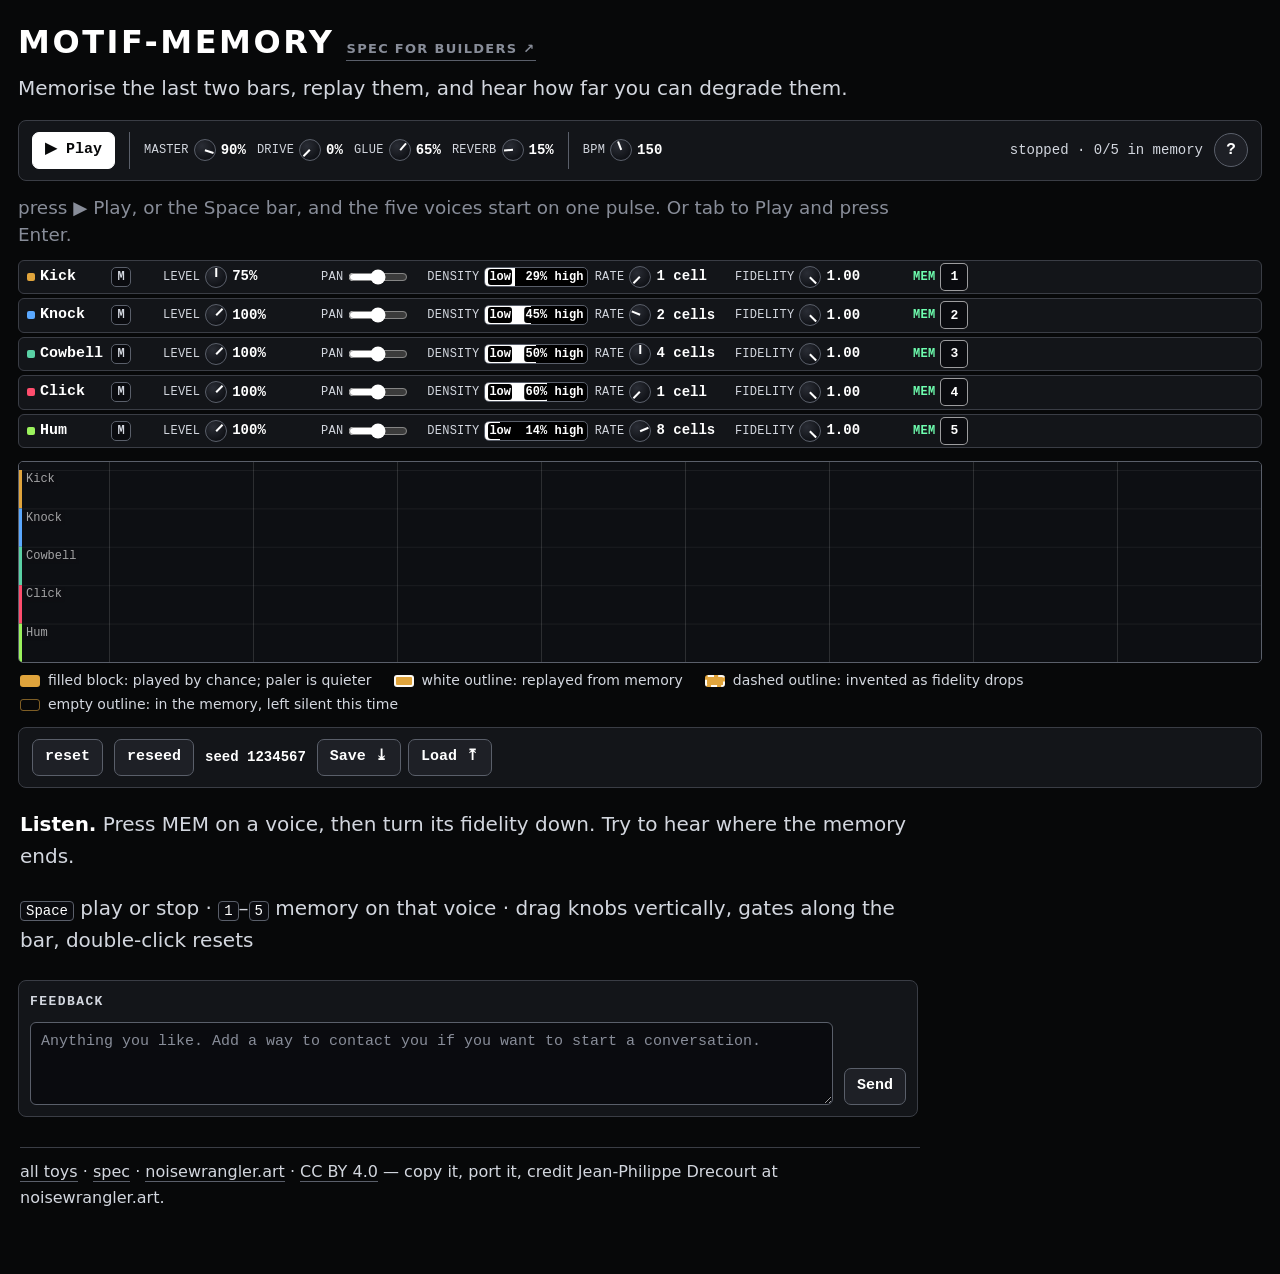
<file: toys/motif-memory/index.html>
<!doctype html>
<html lang="en">
<head>
<meta charset="utf-8">
<meta name="viewport" content="width=device-width, initial-scale=1, viewport-fit=cover">
<title>motif-memory</title>
<meta name="description" content="Memorise the last two bars, replay them, and hear how far you can degrade them.">
<meta property="og:title" content="motif-memory — Playable Ideas">
<meta property="og:description" content="Memorise the last two bars, replay them, and hear how far you can degrade them.">
<meta property="og:image" content="https://play.noisewrangler.art/toys/motif-memory/og.png">
<meta property="og:url" content="https://play.noisewrangler.art/toys/motif-memory/">
<meta property="og:type" content="website">
<meta property="og:site_name" content="Noise Wrangler">
<link rel="alternate" type="text/markdown" href="spec.md" title="motif-memory — mechanism spec">
<link rel="icon" href="../../lib/icon/favicon.svg" type="image/svg+xml">
<link rel="icon" href="../../lib/icon/favicon.ico" sizes="32x32">
<link rel="icon" href="../../lib/icon/favicon-192.png" type="image/png" sizes="192x192">
<link rel="icon" href="../../lib/icon/favicon-512.png" type="image/png" sizes="512x512">
<link rel="apple-touch-icon" href="../../lib/icon/apple-touch-icon.png">
<link rel="stylesheet" href="../../lib/lab.css">
<script>
/* ---- the stale-library guard, and why it is here rather than in the library ----
   A browser holding a cached `lib/*.js` that no longer matches this file gets a
   script that throws at its first statement and a `.wrap` that stays completely
   empty: a blank black page, no message, nothing to act on. That is exactly
   what a returning visitor sees after a deploy, and it is the failure that
   looks most like the site being gone.

   `Lab.page` makes the same check for the pieces it calls — but it cannot run
   at all if `page.js` is itself the stale file, which is why this one is inline,
   in the head, ahead of every library script, and depends on nothing.

   Serve the collection with `Cache-Control: no-store` while developing. A fresh
   port does NOT clear it: Chrome's heuristic freshness holds a file that carries
   `Last-Modified` and no `Cache-Control`, which is what python's http.server
   sends. */
(function () {
  var PARTS = ['audio', 'clock', 'voices', 'ui', 'shell', 'page', 'state'];

  // What is actually absent — nothing else may be called a cache problem.
  function gone() {
    if (!window.Lab) return ['Lab'];
    var out = PARTS.filter(function (n) { return !window.Lab[n]; }).map(function (n) {
      return 'Lab.' + n;
    });
    if (!out.length && window.Lab.page && window.Lab.page.missing) {
      try { out = window.Lab.page.missing(); } catch (e) {}
    }
    return out;
  }

  function report(e) {
    var w = document.querySelector('.wrap');
    if (!w || w.children.length) return;
    var missing = gone();
    var p = document.createElement('p');
    p.className = 'hint';
    if (missing.length) {
      /* Only a library global that is not there earns the cache line. Blaming
         the cache for every early throw sends a builder who forgot a line of
         `start.words` off to clear a cache that was never the problem. */
      p.innerHTML = 'This page needs a hard reload ' +
        '(<kbd>Ctrl</kbd>+<kbd>Shift</kbd>+<kbd>R</kbd>): the browser is holding a ' +
        'cached copy of the library that no longer matches it. Missing: ';
      p.appendChild(document.createTextNode(missing.join(', ')));
    } else {
      p.textContent = 'This page did not start. The library is all here, so this is ' +
        'the page\'s own error: ';
      var c = document.createElement('code');
      c.textContent = (e && (e.message || (e.error && e.error.message))) || 'no message';
      p.appendChild(c);
    }
    w.appendChild(p);
  }

  /* Three ways a page fails to start, and three listeners. A throw at the top
     level is an 'error'. A throw inside `Lab.state.open(...).then` — where a
     page that opens on its default.json builds — is an unhandled REJECTION,
     which 'error' never hears. And a library piece that is simply absent is
     named at load. An empty .wrap at load is NOT evidence by itself: a page
     that opens asynchronously is legitimately empty while its default is
     fetched, so the load check reports only when `gone()` names a piece. */
  addEventListener('error', report);
  addEventListener('unhandledrejection', function (e) { report(e.reason); });
  addEventListener('DOMContentLoaded', function () {
    setTimeout(function () { if (gone().length) report(); }, 0);
  });
})();
</script>
<style>
  /* Toy-specifics only — everything else is the lab bench (lab.css) and the
     composition (Lab.page).

     `--roll-h` is the ONE number for the roll and it is the DRAWING height:
     the renderer reads this property rather than carrying a copy, and the box
     is content-box so the bench's 1 px border is added to the element instead
     of being taken out of the picture. Read back off `clientHeight` instead,
     the drawing area came out 198 px or 199 depending on how a fractional
     border rounded at the display's own ratio — a picture whose height
     depended on the zoom. */
  #timeline { --roll-h: 200px; box-sizing: content-box; width: calc(100% - 2px); height: var(--roll-h); margin-top: 13px; }

  /* MEM is the toy's one hue: chrome stays greyscale, and a voice that has
     claimed its own past is an event-level fact, not a chrome state.
     Three looks, two meanings — off, ARMED (thrown, waiting for the bar
     line, in either direction), on. The armed rule comes after the on rule
     so both directions of a pending throw wear the same face. */
  :root { --mem: #6fffb0; }
  /* The rack's MEM switch is the one move that matters, and it sits last in
     its row after five mixer controls. So it is the largest control there
     and its label wears the hue: the word names what the hue means, which
     keeps the switch's own face free to say off, armed or on. */
  .mm-mem > span { color: var(--mem); font-weight: 700; }
  .mm-mem > button { width: 28px; height: 28px; margin: -4px 0; font-size: 13px;
    border-color: rgba(255,255,255,.6); color: #fff; }
  .mm-mem > button:hover { border-color: var(--mem); }
  .dot.mem.on { background: var(--mem); border-color: var(--mem); color: #04180c; }
  .dot.mem.armed {
    background: #0a0b0f; color: var(--mem);
    border-color: var(--mem); box-shadow: inset 0 0 0 1px var(--mem);
    animation: memarm .34s steps(1) infinite alternate;
  }
  @keyframes memarm { from { opacity: 1 } to { opacity: .3 } }
  @media (prefers-reduced-motion: reduce) {
    .dot.mem.armed { animation: none; opacity: .75 }
  }

  /* The roll's legend: one line per mark, each beside a small copy of it. */
  #mm-legend { display: flex; flex-wrap: wrap; gap: 4px 22px; margin: 8px 2px 0;
    font-family: var(--fp); font-size: 14px; line-height: 1.4; color: var(--dim); }
  #mm-legend .mm-k { display: flex; align-items: center; gap: 8px; }
  #mm-legend .mm-sw { flex: 0 0 auto; width: 20px; height: 12px; border-radius: 3px;
    box-sizing: border-box; }
</style>
</head>
<body>

<!-- The page is a composition the library lays out: this toy declares its
     master strip, its stage, its rack, its session controls and its keys, and
     `Lab.page` puts them in the collection's order. There is nothing to write
     here but the mount. -->
<div class="wrap"></div>

<script src="../../lib/audio.js"></script>
<script src="../../lib/clock.js"></script>
<script src="../../lib/voices.js"></script>
<script src="../../lib/samples.js"></script>
<script src="../../lib/ui.js"></script>
<script src="../../lib/shell.js"></script>
<script src="../../lib/page.js"></script>
<script src="../../lib/state.js"></script>
<script>
"use strict";

/* ============================================================
   The orchestra: five voices, in the order they appear
   everywhere — the rack rows, the timeline lanes. Each has its
   own stochastic stream on the shared grid: `rate` is how many
   grid cells lie between its opportunities, so the two-speeds
   feel is the orchestra spread across speeds rather than two
   lanes inside one voice. Long voices are given coarse rates and
   low densities, or the texture turns to soup.

   Rates are powers of two, so every one of them divides the bar:
   a voice's opportunities land on the bar lines the memory
   switches land on, and a claimed memory holds a whole number of
   that voice's own chances.

   Order is the kit read from its anchor down: the kick, then
   knock where a snare would sit, then the two bright percussive
   voices, then the sustain that lies under all of them. This
   array is the single source of that order — the rack rows and
   the timeline lanes both read it.

   Colours and lengths come from the library. Four of these are
   render voices, rendered once from their own id so a voice
   always sounds like itself whatever the event stream's seed;
   `kick` is a synth voice from the shared drum palette, built
   per hit. `gain` is the voice's opening place in the mixer, not
   a knob default — a 54 Hz sine at the same event gain as a
   click would swallow the others, so the kick opens pulled back.
   Real material would enter here: define these as kind:'sample'
   voices and hand each a buffer with Lab.voices.setSample(id,
   buffer), the files decoded by Lab.samples. Out of scope.

   These are the values `default.json` opens on, and they have to
   be: reset and the double press land here, and a page opened off
   a disk, whose fetch of the default is refused, plays this table.
   A change to the one is a change to the other.
   ============================================================ */
const VOICES = [
  { id: 'kick',  density: 0.29, rate: 1, fidelity: 1, gain: 0.75 },
  { id: 'knock', density: 0.45, rate: 2, fidelity: 1 },
  { id: 'cowbell', density: 0.5, rate: 4, fidelity: 1 },
  { id: 'click', density: 0.6,  rate: 1, fidelity: 1 },
  { id: 'hum',   density: 0.14, rate: 8, fidelity: 1 }
];
const LANE_IDS = VOICES.map(v => v.id);
const VOICE_DEF = {};                       // id -> its factory row, for `def:`
VOICES.forEach(v => { VOICE_DEF[v.id] = v; });

const colorOf = id => { const v = Lab.voices.get(id); return v ? v.color : '#ffffff'; };

// How long a voice actually sounds — the timeline's bar width and the patience
// rule both need it. A synth voice's length lives in its ENVELOPE, not in a
// buffer: `duration` is the render/sample buffer length and carries no meaning
// for a synth, so read the decay its envelope runs for instead.
//
// The result must ALWAYS be a positive number. A non-number reaching the
// patience rule is invisible rather than noisy: every comparison against NaN is
// false, so the voice would test free forever and its committed hits would never
// prune — it would stack instead of waiting, and the bar would vanish from the
// timeline rather than draw wrong. Hence the shape check on the way out.
const durOf = id => {
  const v = Lab.voices.get(id);
  if (!v) return 0.05;
  const raw = (v.kind === 'synth') ? (v.defaults || {}).decay : v.duration;
  if (isFinite(raw) && raw > 0) return raw;
  return (v.kind === 'synth') ? 0.2 : 0.05;   // 0.2 is play()'s own default decay
};

const DEFAULT_SEED = 1234567;
const CELLS_PER_BAR = 8;    // 4/4 read on an 8th-note grid; no time-signature control
const WINDOW_BARS = 2;      // how much past a voice carries — one size, every voice
const BPM = { min: 40, max: 300, def: 150 };

// The rate knob's whole vocabulary: every cell-spacing that divides the bar,
// from an event per cell to one per two bars. The knob's own scale is the
// EXPONENT, so its 270° sweep spends equal travel on each — a 1..16 continuum
// would put half the throw between 8 and 16 and none of it anywhere useful.
const RATE_STEPS = [1, 2, 4, 8, 16];
const RATE_MAX = RATE_STEPS[RATE_STEPS.length - 1];

// Nearest is measured in OCTAVES, not in cells: on a ratio scale 3 sits closer
// to 4 than to 2 — a third of the way up rather than half — which is what a
// player hears, and what lands a rate carried in from outside the vocabulary
// on the speed it meant rather than one step under it.
const rateIndex = r => {
  const l = Math.log2(Math.max(1, r || 1));
  let best = 0;
  for (let i = 1; i < RATE_STEPS.length; i++) {
    if (Math.abs(Math.log2(RATE_STEPS[i]) - l) < Math.abs(Math.log2(RATE_STEPS[best]) - l)) best = i;
  }
  return best;
};

/* ---------- params: written by the controls, read live by the engine ---------- */
const params = {
  bpm: BPM.def,             // one grid cell is an 8th note
  voices: {},               // id -> { density, rate, fidelity }
  strips: {},               // id -> { gain, mute, pan } — the mixer
  seed: DEFAULT_SEED
};
VOICES.forEach(v => {
  params.voices[v.id] = { density: v.density, rate: v.rate, fidelity: v.fidelity };
  params.strips[v.id] = { gain: (v.gain == null) ? 1 : v.gain, mute: false, pan: 0 };
});

// Restore-before-build: the snapshot lands in params first, controls take their
// initial value from params, so nothing ever needs syncing afterwards. Each
// field is adopted by name AND shape rather than merged wholesale, because a
// scalar landing where an object lives would break the engine on load.
//
// The key is the toy's name, so a session saved under the old one is not read:
// this page was `memory-experiment` and the material a visitor left there does
// not come back.
//
// What the page opens on is the session if there is one, else `default.json`
// beside this file, else null — the factory table above. The default goes
// through the same `num()` checks as a session; it is a file like any other.
// Everything from here down is built inside the callback, and the body is NOT
// re-indented under this wrap: a one-change re-indent of a long script destroys
// the history of every line in it.
Lab.state.open('motif-memory').then(function (saved) {
if (saved && saved.params) {
  const s = saved.params;
  const num = (v, lo, hi) => (isFinite(v) ? Math.max(lo, Math.min(hi, v)) : null);
  if (num(s.bpm, BPM.min, BPM.max) !== null) params.bpm = num(s.bpm, BPM.min, BPM.max);
  if (isFinite(s.seed)) params.seed = s.seed >>> 0;
  if (s.voices && typeof s.voices === 'object') LANE_IDS.forEach(id => {
    const sv = s.voices[id];
    if (!sv || typeof sv !== 'object') return;
    const d = num(sv.density, 0, 1), r = num(sv.rate, 1, RATE_MAX), f = num(sv.fidelity, 0, 1);
    if (d !== null) params.voices[id].density = d;
    // a snapshot may predate the rate vocabulary; snap rather than reject, or a
    // saved 3 would silently become a 1 through the clamp
    if (r !== null) params.voices[id].rate = RATE_STEPS[rateIndex(r)];
    if (f !== null) params.voices[id].fidelity = f;
  });
  if (s.strips && typeof s.strips === 'object') LANE_IDS.forEach(id => {
    const ss = s.strips[id];
    if (!ss || typeof ss !== 'object') return;
    const g = num(ss.gain, 0, 1.5), p = num(ss.pan, -1, 1);
    if (g !== null) params.strips[id].gain = g;
    if (p !== null) params.strips[id].pan = p;
    params.strips[id].mute = !!ss.mute;
  });
}

// ONE event stream drives every draw: the density gates, gain variation, and
// the memory law's per-step rolls.
// Timbre is not in it — reseeding changes the performance, never the palette.
let prng = Lab.prng.create(params.seed);

function dbToGain(db) { return Math.pow(10, db / 20); }
function eventGain() { return 0.8 * dbToGain(prng.float(-3, 3)); }
function gridSec() { return 60 / params.bpm / 2; }
function barSec() { return CELLS_PER_BAR * gridSec(); }

/* ============================================================
   Where the grid IS at a given moment comes from the ticker's
   most recent tick rather than from a start time held since the
   transport began. The ticker advances by reading its period
   live each tick, so after a tempo move its true positions no
   longer equal `start + n * gridSec()`; re-anchoring on every
   tick keeps the drawn bar lines on the grid the engine is
   actually playing. (This is the anchor idiom lib/roll.js
   documents for the same reason.)

   Only the DRAWING needs seconds. The memory engine never leaves
   the ticker's own integer tick-index space, which is why a
   voice can cross into its own past with no timing slop at all.
   ============================================================ */
let gridTickTime = 0;    // absolute time of the most recent tick
let gridTickIndex = 0;   // and its index, so we know where in the bar it fell

// The first bar line at or after t.
function barLineAtOrAfter(t) {
  const cell = gridSec(), bar = CELLS_PER_BAR * cell;
  const anchor = gridTickTime - (gridTickIndex % CELLS_PER_BAR) * cell;
  return anchor + Math.ceil((t - anchor) / bar - 1e-9) * bar;
}

/* ============================================================
   Patience: each voice is monophonic and no hit is ever stolen —
   an event that would overlap one already committed to that
   voice is dropped, and the earlier commitment stands. The check
   is over scheduled intervals rather than sounding voices
   because scheduling runs ahead of playback. Generated and
   remembered events meet the same rule, and the bus strip
   (M / gain / pan) is the final gate on both.

   One condition drives every surprise here: a voice whose sound
   outlasts the gap between its own opportunities (gridSec() *
   rate) cannot play two of them running. The kick's 0.28 s
   against a 0.2 s cell puts rate 1 at 150 bpm over that line,
   and rate 1 at 150 bpm is where the kick opens; at rate 4 it
   refuses nothing at any fidelity.

   Within a window a memory cannot collide with itself — the
   window records only what SOUNDED, so a segment a voice managed
   once it can manage again. AT THE SEAM it can. The window is
   collision-free as a stretch of time and not as a loop: cell 0
   and the last cell were WINDOW_BARS * CELLS_PER_BAR - 1 cells
   apart when recorded and are neighbours once it turns. A voice
   over the line refuses that one event at fidelity 1 — where the
   law does nothing — and refuses it on every pass while the
   memory holds. 7.5% of kick memories at rate 1, density 0.38
   carry that pair (measured over 200 000 captures; the
   capture's own patience filtering keeps it that rare). It is
   the one way a verbatim loop is not verbatim in the air.

   Inventions have no protection anywhere: they are new events
   landing beside remembered ones, so over the line they and
   their neighbours refuse each other and the stream thins below
   the density — at rate 1, 150 bpm, density 0.5, a quarter of
   what the law wants to sound never does at f 0.5, and a third
   at f 0. The spec's §5.5 carries the table.

   None of this is the law drifting; the law is exact and every
   event fires on its own cell. It is monophony meeting a grid
   finer than the voice, and it is the one way the conservation
   of amount fails to reach the ear.
   ============================================================ */
const scheduled = {};   // voice id -> [{ start, end }] hits already committed

function freeAt(id, time, dur) {
  const list = scheduled[id];
  if (!list) return true;
  const now = ctxNow();
  for (let i = list.length - 1; i >= 0; i--) {
    if (list[i].end < now) { list.splice(i, 1); continue; }
    if (time < list[i].end && time + dur > list[i].start) return false;
  }
  return true;
}

function playEvent(id, time, gain) {
  const dur = durOf(id);
  if (!freeAt(id, time, dur)) return false;
  if (!Lab.voices.play(id, time, { gain: gain })) return false;
  (scheduled[id] || (scheduled[id] = [])).push({ start: time, end: time + dur });
  return true;
}

/* The roll's queue is bounded WHERE IT IS FILLED, and that is the whole point:
   the scheduler pushes here and rAF drains, and rAF stops in a hidden tab while
   the scheduler widens its horizon and commits more. Draining on the frame
   alone is a queue that grows all day in a background tab — measured at about
   3.9 events a second, which is ninety thousand objects across a working day.
   Events arrive in time order, so the trim is a walk from the front. */
function pushViz(time, id, gain, mark) {
  vizEvents.push({ time: time, id: id, gain: gain, mark: mark || null });
  trimViz();
}

// A FILLED block on the timeline means it sounded — that is the one rule the
// whole mark grammar rests on. `mark` is null for a generated event, 'score'
// or 'extra' for one the law produced. Returns whether it sounded, because the
// window records what sounded too.
function scheduleAndRecord(time, id, gain, mark) {
  if (!playEvent(id, time, gain)) return false;
  pushViz(time, id, gain, mark);
  return true;
}

// The unfilled mark: a memory event that stayed silent, drawn where
// and how wide it would have been. Purely a drawing concern — a ghost never
// touches the recording, the collision bookkeeping or the audio.
function pushGhost(time, id, gain) {
  pushViz(time, id, gain, 'ghost');
}

/* ============================================================
   MEMORY — the window, the score, and the engaged voice.

   Every voice carries a rolling record of its OWN generative
   events: `current`, the bar being filled, and `window`, the
   last two WHOLE bars, oldest first. Recording is continuous and
   invisible — capture is not an action, and the performer never
   takes a memory, only claims one.

   MEM is not a mode the voice's sound switches into, it is a
   memory the voice has at hand. Off: density rolls at every
   opportunity of the voice's rate, what sounds is recorded, and
   the window advances one bar at every bar line. On: the window
   is frozen exactly as it stood and the voice's stream is
   decided by the law below — which at fidelity 1 is the frozen
   window verbatim and at fidelity 0 is generation again, with
   the memory still held. Nothing is recorded while MEM is on, so
   nothing unheard can enter the window.

   The window's contents are held as CELLS, never seconds, and
   playback is driven by the ticker's own tick index — so the
   crossing has no clock of its own to disagree with the pulse.
   Both crossings are bar-quantized: the switch is thrown
   whenever the hand reaches it, and it lands on the bar line.
   ============================================================ */
const mem = {};    // id -> the voice's memory state

function resetMemory() {
  LANE_IDS.forEach(id => {
    mem[id] = {
      mode: 'gen',        // 'gen' | 'mem'
      want: false,        // where the performer has put the switch
      pending: null,      // 'mem' | 'gen' while the throw waits for the bar line
      current: [],        // { cell 0..7, gain } — the bar being filled
      window: [],         // up to WINDOW_BARS completed bars, oldest first
      scoreAt: [],        // cell 0..15 -> gain; a hole is a cell the memory is silent on
      scoreCells: 0,
      loopStartTick: 0
    };
  });
}
resetMemory();

// The switch. Throwing it back before the bar line simply cancels the throw —
// the voice never left the mode it was in, so there is nothing to resolve.
function setWant(id, want) {
  const v = mem[id];
  v.want = !!want;
  const engaged = (v.mode === 'mem');
  v.pending = (v.want === engaged) ? null : (v.want ? 'mem' : 'gen');
  renderMem(id);
}

// Entry. The window already holds the last two WHOLE bars — the bar just
// completed was pushed a moment ago, in this same tick — so the score is the
// material the listener heard over the last two bars, at the gains it was
// played at, and relative cell 0 falls on this very tick.
//
// The score is stored BY CELL rather than as a list: at most one event can
// have been recorded on a cell (one density roll per opportunity), and the law
// below asks a cell-shaped question at every step — is the memory silent here.
function freezeScore(v, id, n0) {
  const bars = v.window.length;
  const cells = Math.max(1, bars) * CELLS_PER_BAR;
  const scoreAt = new Array(cells);
  for (let b = 0; b < bars; b++) {
    const barEvents = v.window[b];
    for (let i = 0; i < barEvents.length; i++) {
      scoreAt[b * CELLS_PER_BAR + barEvents[i].cell] = barEvents[i].gain;
    }
  }
  v.scoreAt = scoreAt;
  v.scoreCells = cells;
  v.mode = 'mem';
  v.loopStartTick = n0;
  v.pending = null;
  // Fidelity snaps to 1 at entry: hitting MEM means THESE two bars are what
  // the audience should remember, so the claim is verbatim by intent whatever
  // the knob was left at. It goes through the CONTROL, so the knob, params and
  // the engine cannot come out of it disagreeing.
  const k = rack && rack.cell(id, 'fidelity');
  if (k) k.set(1); else params.voices[id].fidelity = 1;
}

/* ============================================================
   THE LAW — fidelity as a stochastic interpolation between the
   voice's generative process and its memory.

   While MEM is engaged the memory's temporal grid is fixed: the
   pointer advances with the clock at every step, whatever the
   fidelity, and every step is settled on its own fresh roll.
   With d = density and f = fidelity:

     memory silent here    → create an event, probability d(1 − f)
     memory has an event   → remove it,   probability (1 − d)(1 − f)

   Fidelity never MOVES an event; it only invents on silent steps
   and removes existing ones. Three things fall out, and they are
   the whole instrument:

     f = 1  nothing invented, nothing removed — verbatim loop.
     f = 0  both branches fire with probability d, so every step
            the voice would have had anyway fires at exactly the
            density: the memory is statistically invisible and
            the stream IS generation.
     between, one window's rate is f × (that window's own
            density) + (1 − f) × d, and a frozen window is itself
            a d-dense draw — so with density left where it was at
            capture the expected rate is d at EVERY fidelity.
            Fidelity redistributes PLACEMENT toward the remembered
            pattern, never AMOUNT: density is the sole rate
            control throughout. (One particular window is a coarse
            draw — 16 cells — so a single memory can loop a little
            thicker or thinner than the knob reads. That is the
            memory being itself, not the law drifting.)

   The rolls being fresh at every step is what lets a partly
   remembered stream breathe rather than freeze into a second
   pattern, and it is why a fidelity move bites at once.
   ============================================================ */
function memoryLaw(hasEvent, d, f, rnd) {
  return hasEvent ? !(rnd() < (1 - d) * (1 - f))     // survived the removal roll
                  : (rnd() < d * (1 - f));           // invented on a silent step
}

// One step of an engaged memory, at relative cell `rel`. Returns null for a
// step that passes unheard and unseen, otherwise { gain, mark }:
//
//   'score' — remembered, and it sounds
//   'ghost' — remembered, and the removal roll took it; it draws, never sounds
//   'extra' — invented on a step the memory is silent on; it sounds
//
// A removed event is reported rather than dropped because fidelity has to be
// VISIBLE: at f = 0 the memory draws as a full loop of ghosts under a stream of
// inventions, and the frozen motif is plainly still at hand.
//
// A cell the memory occupies is ALWAYS visited, so the verbatim loop survives
// a rate move. An empty cell is visited only where the voice HAD an
// opportunity while it was recording — the memory carries its own temporal
// grid, phase included, and an invention therefore lands exactly where
// generation would have landed: that is what makes f = 0 generation EXACTLY
// rather than generation-like. Every score a visitor can reach is 16 cells and
// every rate divides 16, so asking the LIVE tick would pick the same cells
// here. The two differ only where the rate does not divide the score, an
// 8-cell score at rate 16, which cannot occur. The anchor is kept because it
// states the rule where the rule is made: an opportunity belongs to the grid
// the memory was recorded on, not to whatever the clock is doing now.
function memoryStep(v, rel, rate, d, f, rnd, gainFor) {
  const remembered = v.scoreAt[rel];
  if (remembered !== undefined) {
    return { gain: remembered, mark: memoryLaw(true, d, f, rnd) ? 'score' : 'ghost' };
  }
  const capTick = v.loopStartTick - v.scoreCells + rel;   // where this cell was recorded
  if (((capTick % rate) + rate) % rate !== 0) return null;
  return memoryLaw(false, d, f, rnd) ? { gain: gainFor(), mark: 'extra' } : null;
}

/* ============================================================
   The engine. One grid, one cell per 8th note, walked by the
   shared ticker — and the whole memory system rides inside it,
   which is what makes the crossing seamless: there is no second
   scheduler that could be a tick early or a tick late.

   Tick order, and it matters:
     1. bar-line bookkeeping — advance the windows, land the
        switches that were thrown during the bar;
     2. per voice, play. An engaged voice puts the law to the
        memory cell that has just arrived; a generative voice
        rolls its density at its own opportunities.
   A voice entering at tick n0 therefore plays relative cell 0 at
   the same instant, on the same tick, at which its generator
   would have had its say.
   ============================================================ */
function barLine(n) {
  for (let i = 0; i < VOICES.length; i++) {
    const v = mem[VOICES[i].id];
    // Only a voice with MEM off advances its window. An engaged voice's window
    // stays exactly as it was frozen and it records nothing, so on release it
    // resumes rolling from where it stood — which is how a later re-entry can
    // freeze a blend of pre-entry and post-release bars. Intended, not a bug.
    if (v.mode === 'gen') {
      v.window.push(v.current);
      while (v.window.length > WINDOW_BARS) v.window.shift();
      v.current = [];
    }
    if (v.pending === 'mem' && v.mode === 'gen') freezeScore(v, VOICES[i].id, n);
    else if (v.pending === 'gen' && v.mode === 'mem') {
      // Release. Nothing to land and nothing to fade: the law at f = 0 already
      // IS pure generation, so the only thing that changes is that the window
      // starts rolling again and the memory is gone.
      v.mode = 'gen';
      v.current = [];
      v.pending = null;
    }
  }
  /* The dots are painted here as well as on the frame, because this is where
     the face changes. rAF stops in a hidden tab and the ticker does not, so a
     dot left to the frame alone would sit wearing the pulsing ARMED face over
     a voice that had already landed in memory — not a stale picture but a
     wrong one. */
  LANE_IDS.forEach(renderMem);
}

const ticker = Lab.clock.createTicker({
  periodSec: gridSec,
  onTick: function (n, t) {
    gridTickTime = t;                 // where the grid actually is, re-anchored each tick
    gridTickIndex = n;
    if (n % CELLS_PER_BAR === 0) barLine(n);
    /* A memory press from cold, held over until the run it started has a tick
       behind it. Thrown on the bar line itself it would freeze the empty bar
       before the first one; thrown here it lands where a dot pressed in the
       first bar lands, on the next bar line, with that bar in it. */
    if (memAllHeld && n > 0) { memAllHeld = false; throwAll(); }

    for (let i = 0; i < VOICES.length; i++) {
      const id = VOICES[i].id;
      const v = mem[id], p = params.voices[id];

      const rate = Math.max(1, Math.round(p.rate));

      if (v.mode === 'mem') {
        const cells = v.scoreCells;
        if (!(cells > 0)) continue;
        const rel = ((n - v.loopStartTick) % cells + cells) % cells;
        const e = memoryStep(v, rel, rate, p.density, p.fidelity, prng.next, eventGain);
        if (!e) continue;
        // One honest rule: unfilled means silent, whatever silenced it. A
        // removed event and one the patience rule refuses both draw as ghosts.
        if (e.mark === 'ghost' || !scheduleAndRecord(t, id, e.gain, e.mark)) {
          pushGhost(t, id, e.gain);
        }
        continue;
      }

      if (n % rate !== 0) continue;
      if (prng.next() >= p.density) continue;
      const gain = eventGain();
      // a generated event the patience rule refuses draws NOTHING — the ghost
      // grammar belongs to the memory, where the score says what was owed
      if (scheduleAndRecord(t, id, gain, null)) {
        v.current.push({ cell: n % CELLS_PER_BAR, gain: gain });
      }
    }
  }
});

/* ============================================================
   Viz — the scrolling piano roll. A renderer: it reads the
   engine's event log and owns nothing.

   Every length below is in CSS pixels. The backing store is in
   DEVICE pixels and the one transform in sizeTimeline() is the
   whole of the difference, so a 2× display draws the same
   picture at twice the resolution and no other line in here
   knows the ratio exists.
   ============================================================ */
const PX_PER_SEC = 90;
const LANE_TOP_MARGIN = 8;
const LANE_EDGE_PX = 3;              // colored voice edge at the left of each lane
const ADDED_DASH = [4, 3];           // the dashed outline of an invented event
const EMPTY_DASH = [];
// the longest bar on the timeline: an event pruned the moment its onset
// scrolls off would take its tail with it, mid-view
const MAX_VOICE_DUR = LANE_IDS.reduce((m, id) => Math.max(m, durOf(id)), 0);

let vizEvents = [];      // { time, id, gain, mark: null|'score'|'extra'|'ghost' }
// mark: null generated · 'score' remembered · 'extra' invented · 'ghost' drawn, not sounded

const timelineEl = document.createElement('canvas');
timelineEl.id = 'timeline';
timelineEl.className = 'tl';
timelineEl.dataset.hint = 'the last few seconds of events, one lane per voice';
timelineEl.title = timelineEl.dataset.hint;
const timelineCtx = timelineEl.getContext('2d');

/* The legend: the four marks drawPianoRollLanes() makes, each beside a small
   copy of itself drawn in the kick's colour, with the same strokes. Opacity
   follows the hit's gain, so "paler" belongs to the filled block's line. */
const legendEl = document.createElement('div');
legendEl.id = 'mm-legend';
legendEl.dataset.hint = 'what the marks on the roll mean';
[
  ['filled block: played by chance; paler is quieter', null],
  ['white outline: replayed from memory', '2px solid rgba(255,255,255,0.94)'],
  ['dashed outline: invented as fidelity drops', '2px dashed rgba(255,255,255,0.94)'],
  ['empty outline: in the memory, left silent this time', 'ghost']
].forEach(([words, edge]) => {
  const k = document.createElement('span'); k.className = 'mm-k';
  const sw = document.createElement('span'); sw.className = 'mm-sw';
  const c = colorOf('kick');
  if (edge === 'ghost') { sw.style.border = '1.5px solid ' + c; sw.style.opacity = '0.55'; }
  else { sw.style.background = c; if (edge) sw.style.border = edge; }
  const t = document.createElement('span'); t.textContent = words;
  k.append(sw, t);
  legendEl.append(k);
});

// The canvas in CSS pixels, and the ratio its backing store is built at. The
// height is the stylesheet's `--roll-h`, read rather than repeated: it is the
// drawing height at every display ratio, where `clientHeight` was two pixels
// short of it and not always the same two.
let vizW = 900, vizH = 200, vizDpr = 1;

function rollHeight() {
  const v = parseFloat(getComputedStyle(timelineEl).getPropertyValue('--roll-h'));
  return (isFinite(v) && v > 0) ? Math.round(v) : 200;
}

function sizeTimeline() {
  const dpr = Math.max(1, window.devicePixelRatio || 1);
  vizW = Math.max(1, Math.round(timelineEl.clientWidth || 900));
  vizH = rollHeight();
  vizDpr = dpr;
  timelineEl.width = Math.round(vizW * dpr);
  timelineEl.height = Math.round(vizH * dpr);
  // Setting either dimension resets the context, transform included, so this
  // has to come after and not before.
  timelineCtx.setTransform(dpr, 0, 0, dpr, 0, 0);
}

/* devicePixelRatio changes with no resize event at all — a window dragged to a
   display of another density, or a browser zoom. `matchMedia` on the ratio the
   canvas was built at fires exactly then, and is re-armed against the new one
   each time; without it the roll keeps a stale backing store and draws soft. */
function watchDpr() {
  if (!window.matchMedia) return;
  const m = window.matchMedia('(resolution: ' + vizDpr + 'dppx)');
  const again = () => { sizeTimeline(); watchDpr(); };
  if (m.addEventListener) m.addEventListener('change', again, { once: true });
  else m.addListener(again);
}

function ctxNow() { return Lab.audio.ctx ? Lab.audio.ctx.currentTime : 0; }

// How much time the canvas actually shows — it follows the window width, so
// nothing may be pruned against a fixed span.
function visibleSec() { return vizW / PX_PER_SEC; }

/* The bound. An event is kept while it can still be drawn: the window the roll
   shows, plus the longest voice, because an event pruned the moment its onset
   scrolls off would take its tail with it, mid-view. So the queue never holds
   more than the picture does — a hard bound, held at the push site as well as
   at the frame, so it holds while nothing is drawing at all. */
function trimViz() {
  const cutoff = ctxNow() - visibleSec() - MAX_VOICE_DUR;
  let i = 0;
  while (i < vizEvents.length && vizEvents[i].time < cutoff) i++;
  if (i) vizEvents.splice(0, i);
}

function timeToX(t, now, width) { return width - (now - t) * PX_PER_SEC; }

function gainToOpacity(gain) {
  const norm = Math.max(0, Math.min(1, gain / 1.0));
  return 0.35 + 0.65 * norm;
}

function roundedRectPath(ctx, x, y, w, h, r) {
  const rr = Math.max(0, Math.min(r, w / 2, h / 2));
  ctx.beginPath();
  if (ctx.roundRect) { ctx.roundRect(x, y, w, h, rr); return; }
  ctx.moveTo(x + rr, y);
  ctx.arcTo(x + w, y, x + w, y + h, rr);
  ctx.arcTo(x + w, y + h, x, y + h, rr);
  ctx.arcTo(x, y + h, x, y, rr);
  ctx.arcTo(x, y, x + w, y, rr);
  ctx.closePath();
}

// One lane per voice, in kit order, each with its own colored edge. An event
// draws for as long as its voice sounds, so `hum` reads as a long sustain and
// `click` as a sliver.
//
// THREE ORTHOGONAL MARKS, so a fidelity move is legible as it happens:
//   fill            it sounded
//   white outline   this voice has a memory engaged
//   dashed          the law invented it; it is not in the frozen score
// and their absence: a ghost — no fill, faint outline in the voice's own
// colour — is a score event the law removed this pass. Fill and outline
// are independent, so four combinations cover every event: filled plain =
// generated, filled + solid = the memory sounding, filled + dashed = an
// invention sounding, unfilled = the memory turning silently. Riding
// fidelity down turns solids into ghosts and fills the gaps with dashes.
// The legend under the roll names the four; a stranger did not read them
// from the drawing alone.
function drawPianoRollLanes(ctx, w, h, laneIds, posEvents, topMargin) {
  if (laneIds.length === 0) return;
  const laneAreaH = h - topMargin;
  const laneH = laneAreaH / laneIds.length;
  const laneIndex = {};
  laneIds.forEach((id, i) => { laneIndex[id] = i; });

  ctx.strokeStyle = 'rgba(255,255,255,0.06)';
  ctx.lineWidth = 1;
  laneIds.forEach((id, i) => {
    const y = topMargin + i * laneH;
    ctx.beginPath();
    ctx.moveTo(0, y + 0.5);
    ctx.lineTo(w, y + 0.5);
    ctx.stroke();
    ctx.fillStyle = colorOf(id);
    ctx.fillRect(0, y, LANE_EDGE_PX, laneH);
  });
  ctx.beginPath();
  ctx.moveTo(0, topMargin + laneAreaH + 0.5);
  ctx.lineTo(w, topMargin + laneAreaH + 0.5);
  ctx.stroke();

  posEvents.forEach(e => {
    const idx = laneIndex[e.id];
    if (idx === undefined) return;
    const laneY = topMargin + idx * laneH;
    const pad = Math.min(4, laneH * 0.15);
    const rectH = Math.max(2, laneH - pad * 2);
    const rectY = laneY + pad;
    const rectW = Math.max(2, e.width);
    roundedRectPath(ctx, e.x, rectY, rectW, rectH, 3);
    if (e.mark === 'ghost') {
      ctx.globalAlpha = 0.55;
      ctx.strokeStyle = colorOf(e.id);
      ctx.lineWidth = 1.5;
      ctx.setLineDash(EMPTY_DASH);
      ctx.stroke();
      return;
    }
    ctx.globalAlpha = gainToOpacity(e.gain);
    ctx.fillStyle = colorOf(e.id);
    ctx.fill();
    if (e.mark) {
      // heavy and near-opaque: this has to read at a glance on a `click`
      // sliver a few pixels wide as well as along a two-second `hum`
      ctx.globalAlpha = 1;
      ctx.strokeStyle = 'rgba(255,255,255,0.94)';
      ctx.lineWidth = 2;
      ctx.setLineDash(e.mark === 'extra' ? ADDED_DASH : EMPTY_DASH);
      ctx.stroke();
    }
  });
  ctx.globalAlpha = 1;
  ctx.setLineDash(EMPTY_DASH);   // the gridlines are drawn next
}

// The bar lines, drawn OVER the events for the same reason lib/roll.js draws
// its gridlines over its blocks: a block sitting exactly on its line must not
// hide the line, or perfect alignment reads as off-grid. They are also where
// every memory switch lands, so they are the one grid worth drawing.
function drawBarLines(ctx, w, h, now) {
  const bar = barSec();
  if (!(bar > 0.01)) return;
  const tLeft = now - w / PX_PER_SEC;
  ctx.strokeStyle = 'rgba(255,255,255,0.13)';
  ctx.lineWidth = 1;
  let t = barLineAtOrAfter(tLeft);
  let guard = 0;
  while (t <= now + 1e-6 && guard++ < 512) {
    const x = Math.round(timeToX(t, now, w)) + 0.5;
    if (x >= 0 && x <= w) {
      ctx.beginPath();
      ctx.moveTo(x, 0);
      ctx.lineTo(x, h);
      ctx.stroke();
    }
    t += bar;
  }
}

/* Each lane's name, drawn last so a busy lane cannot hide it. A voice that
   is mostly silent (the hum's density is 0.14 at 8 cells) leaves its lane
   empty for seconds at a time, and an unnamed empty lane reads as broken. */
const LANE_NAME_FONT = '12px ui-monospace, "Cascadia Code", "SF Mono", Menlo, Consolas, monospace';
function drawLaneNames(ctx, h, laneIds, topMargin) {
  const laneH = (h - topMargin) / laneIds.length;
  ctx.font = LANE_NAME_FONT;
  ctx.textBaseline = 'top';
  laneIds.forEach((id, i) => {
    const v = Lab.voices.get(id);
    const name = (v && v.name) || id;
    const x = LANE_EDGE_PX + 4, y = topMargin + i * laneH + 3;
    const tw = ctx.measureText(name).width;
    ctx.fillStyle = 'rgba(13,15,19,0.72)';
    ctx.fillRect(x - 2, y - 1, tw + 4, 15);
    ctx.fillStyle = 'rgba(255,255,255,0.62)';
    ctx.fillText(name, x, y);
  });
  ctx.textBaseline = 'alphabetic';
}

function drawTimeline() {
  const w = vizW;
  const h = vizH;
  const now = ctxNow();
  const ctx = timelineCtx;
  ctx.fillStyle = '#0d0f13';
  ctx.fillRect(0, 0, w, h);

  const posEvents = [];
  vizEvents.forEach(e => {
    const x0 = timeToX(e.time, now, w);
    const width = Math.max(2, durOf(e.id) * PX_PER_SEC);
    if (x0 + width < -6 || x0 > w + 6) return;
    posEvents.push({ id: e.id, x: x0, width: width, gain: e.gain, mark: e.mark });
  });
  drawPianoRollLanes(ctx, w, h, LANE_IDS, posEvents, LANE_TOP_MARGIN);
  drawBarLines(ctx, w, h, now);
  drawLaneNames(ctx, h, LANE_IDS, LANE_TOP_MARGIN);
}

/* The MEM dots are repainted here rather than on a timer of their own: they
   are a view of engine state exactly as the roll is, and the mode change
   happens when the bar-line tick is SCHEDULED, a fraction of a second before
   it sounds. Neither lead is visible at this size. */
function frame() {
  trimViz();
  LANE_IDS.forEach(renderMem);
  drawTimeline();
  requestAnimationFrame(frame);
}

/* ============================================================
   The rack's own columns, and the session controls.
   ============================================================ */
const DENSITY_HINT = 'chance this voice sounds at each of its opportunities';
const FIDELITY_HINT = 'how remembered this voice is: 1 verbatim, 0 pure generation';
const MEM_HINT = 'replay the last two bars this voice played [1–5]';

const memDots = {};
let rack = null;          // the composition builds it; freezeScore writes through it

// Three looks, two meanings: solid = this voice has its own past at hand,
// pulsing outline = the switch is thrown and the bar line has not arrived yet
// (either direction), dark = no memory held.
function renderMem(id) {
  const d = memDots[id], v = mem[id];
  if (!d || !v) return;
  d.set(v.mode === 'mem');
  d.classList.toggle('armed', v.pending !== null);
  renderMemAll();
}

/* ============================================================
   The teaser's two controls — the phone's whole hand.

   MEMORY throws every voice's switch at once, through the same
   setWant the five dots call, so each switch lands on the bar
   line exactly as its own dot would have landed it. One press is
   one direction for the whole set: it claims every voice unless
   every voice already wants its memory, and then it lets them
   all go. It wears the dot's three looks for the set — solid
   when all five hold a memory, the pulsing outline while any
   throw waits for the bar line, dark otherwise.

   FIDELITY is one dial over the five: a move writes the same
   value into all five through their rack knobs (the one owner,
   as at entry), and the dial shows the five's mean on every
   paint, which is the value itself whenever they agree.
   ============================================================ */
const MEMALL_HINT = 'replay every voice’s last two bars, or let them all go';
const FIDALL_HINT = 'how remembered all five voices are: 1 verbatim, 0 pure generation';

function throwAll() {
  const claim = !LANE_IDS.every(id => mem[id].want);
  LANE_IDS.forEach(id => setWant(id, claim));
}

/* A press from cold presses Play first, and Play lets go of every memory as
   the run begins — so a throw made by the same press would be wiped by the
   start it caused. The press that finds the arm still waiting is held over and
   thrown once the run has begun (the transport's onStart). */
let memAllCold = false, memAllHeld = false;
function memAllDown(e) {
  if (e.type === 'keydown' && !Lab.shell.isArmKey(e)) return;
  memAllCold = !ticker.running && !!(page && page.arm && page.arm.armed);
}
const memAllDot = Lab.ui.dot({
  text: 'all', title: MEMALL_HINT,
  onToggle: () => {
    if (memAllCold && !ticker.running) memAllHeld = true;
    else throwAll();
    memAllCold = false;
    renderMemAll();
  }
});
memAllDot.classList.add('mem');
memAllDot.addEventListener('pointerdown', memAllDown);
memAllDot.addEventListener('keydown', memAllDown);
const memAllCtl = Lab.ui.inline('memory', memAllDot, MEMALL_HINT);

function renderMemAll() {
  memAllDot.set(LANE_IDS.every(id => mem[id].mode === 'mem'));
  memAllDot.classList.toggle('armed', memAllHeld || LANE_IDS.some(id => mem[id].pending !== null));
}

const fidAllDial = Lab.ui.dial({
  label: 'fidelity', min: 0, max: 1, step: 0.01,
  value: LANE_IDS.reduce((s, id) => s + params.voices[id].fidelity, 0) / LANE_IDS.length,
  fmt: x => x.toFixed(2), hint: FIDALL_HINT,
  onInput: x => {
    LANE_IDS.forEach(id => {
      const k = rack && rack.cell(id, 'fidelity');
      if (k) k.set(x); else params.voices[id].fidelity = x;
    });
  }
});
function showFidAll() {
  fidAllDial.show(LANE_IDS.reduce((s, id) => s + params.voices[id].fidelity, 0) / LANE_IDS.length);
}

const seedEl = document.createElement('span');
seedEl.className = 'val';
function renderSeed() { seedEl.textContent = 'seed ' + params.seed; }
renderSeed();

/* ---- reset ----
   Everything on this page survives a reload — every voice's density, rate,
   fidelity, level, pan and mute — so there has to be a way back. Reset puts the
   five voices where they opened and lets go of every memory. It keeps the seed,
   because reseed is the control that owns the seed, and it keeps the tempo and
   the master chain, because those are the session's settings and not the
   instrument's state. */
function voiceDefaults(id) {
  const v = VOICE_DEF[id];
  return { density: v.density, rate: v.rate, fidelity: v.fidelity,
           gain: (v.gain == null) ? 1 : v.gain, mute: false, pan: 0 };
}

function atDefaults() {
  return LANE_IDS.every(id => {
    const d = voiceDefaults(id), p = params.voices[id], s = params.strips[id];
    return p.density === d.density && p.rate === d.rate && p.fidelity === d.fidelity &&
           s.gain === d.gain && !s.mute && s.pan === d.pan &&
           mem[id].mode === 'gen' && !mem[id].want && mem[id].pending === null;
  });
}

// Through the CONTROLS, so the knob, params and the engine cannot come out of
// this disagreeing — the same route freezeScore takes to snap fidelity.
function resetVoices() {
  LANE_IDS.forEach(id => {
    const d = voiceDefaults(id);
    const dens = rack.cell(id, 'density'), rate = rack.cell(id, 'rate'),
          fid = rack.cell(id, 'fidelity');
    if (dens && dens.set) dens.set(d.density); else params.voices[id].density = d.density;
    if (rate && rate.set) rate.set(rateIndex(d.rate)); else params.voices[id].rate = d.rate;
    if (fid && fid.set) fid.set(d.fidelity); else params.voices[id].fidelity = d.fidelity;
    rack.set(id, { gain: d.gain, mute: d.mute, pan: d.pan });
  });
  // Every memory let go, and the windows with them: after a reset a voice has
  // no past at hand, exactly as it has none on arrival.
  resetMemory();
  LANE_IDS.forEach(renderMem);
  autosave.save();               // so the reset survives the next reload
  Lab.ui.status('the five voices are back where they opened');
}

const resetBtn = Lab.ui.confirm({
  text: 'reset',
  armed: 'reset — sure?',
  hint: 'put the five voices back where they opened and forget every memory',
  onArm: () => {
    if (!atDefaults()) return true;
    Lab.ui.status('the voices are already where they opened');
    return false;
  },
  onConfirm: resetVoices
});

const RESEED_HINT = 'draw a new stream of events';
const reseedBtn = document.createElement('button');
reseedBtn.type = 'button';
reseedBtn.textContent = 'reseed';
reseedBtn.dataset.hint = RESEED_HINT;
reseedBtn.title = RESEED_HINT;

// Reseed swaps the event stream mid-run: transport keeps going, a frozen score
// stays frozen, and the timbres never move (a render voice is seeded from its
// own id, not from here).
reseedBtn.addEventListener('click', () => {
  params.seed = Lab.prng.newSeed();
  prng = Lab.prng.create(params.seed);
  renderSeed();
});

/* Where the hand has got to, for the running line. The line names the next
   move from what the voices hold, so it never asks for a move already made:
   nothing yet, a switch waiting for its bar line, a memory at full fidelity,
   a memory degraded. */
const LOW_FIDELITY = 0.7;
function handState() {
  let held = false, armed = false, low = false;
  LANE_IDS.forEach(id => {
    const v = mem[id];
    if (v.mode === 'mem') {
      held = true;
      if (params.voices[id].fidelity <= LOW_FIDELITY) low = true;
    }
    if (v.pending) armed = true;
  });
  return low ? 'low' : held ? 'held' : armed ? 'armed' : 'fresh';
}
const LOW_WORDS = 'try to hear where the memory ends. Turn fidelity back up and ' +
  'the loop returns: it was held all along.';
const DESK_RUNNING = {
  fresh: 'throw a voice’s MEM switch and the two bars it has just played ' +
         'become its score. Then turn that voice’s fidelity down.',
  armed: 'the switch lands on the next bar line, and from there the voice ' +
         'loops its last two bars.',
  held: 'turn that voice’s fidelity down and watch the dashed outlines arrive.',
  low: LOW_WORDS
};
const PHONE_RUNNING = {
  fresh: 'press all and each voice keeps the two bars it has just ' +
         'played. Then ride fidelity down.',
  armed: 'it lands on the next bar line, and from there each voice loops ' +
         'its last two bars.',
  held: 'ride fidelity down and watch the dashed outlines arrive.',
  low: LOW_WORDS
};

/* The blurb, in the nameplate. */
const shows = 'Memorise the last two bars, replay them, and hear how far you can degrade them.';

/* ============================================================
   THE PAGE

   A transport and not an arm: this piece has a beginning. The
   grid starts at tick 0 and every memory is measured against it,
   so there is a moment before the first bar and the play button
   is the name of it.
   ============================================================ */
const page = Lab.page.build({
  title: 'motif-memory',
  shows: shows,
  spec: 'spec.md',
  // repo: '…',            ← SET BEFORE PUBLISHING (no remote configured yet)
  site: 'https://noisewrangler.art',

  transport: {
    hint: 'start and stop the piece [Space]',
    onStart: async function () {
      await Lab.voices.ensureRendered();
      Lab.audio.fadeIn(0.03);
      for (const k in scheduled) delete scheduled[k];
      // The tick index restarts at 0, so no memory can survive the transport: a
      // claimed memory belongs to the run it was played in. Every voice comes
      // back generative with an empty window, and the switches come back with it.
      resetMemory();
      LANE_IDS.forEach(renderMem);
      const t0 = Lab.audio.ctx.currentTime + 0.05;
      gridTickTime = t0;               // the grid's anchor until the first tick lands
      gridTickIndex = 0;
      ticker.start(t0);
    },
    onStop: function () {
      ticker.stop();
      Lab.audio.fadeOut(0.05);
    }
  },

  // bpm is the shared pulse, not a per-voice parameter — it has no row to hang
  // on, and it belongs with the other globals.
  bpm: {
    min: BPM.min, max: BPM.max, def: BPM.def, value: params.bpm,
    hint: 'the shared pulse, one grid cell an 8th note',
    onChange: v => { params.bpm = v; }
  },
  master: saved && saved.fx ? saved.fx : {},
  hints: true,

  status: () => {
    let held = 0, armed = 0;
    LANE_IDS.forEach(id => {
      if (mem[id].mode === 'mem') held++;
      if (mem[id].pending) armed++;
    });
    return (ticker.running ? 'running' : 'stopped') +
      ' · ' + held + '/' + LANE_IDS.length + ' in memory' +
      (armed ? ' · ' + armed + ' armed' : '');
  },

  /* ---- the start line ----
     Five states. It is never STUCK — every voice has its next chance at its
     next opportunity whatever it has just done — so that one is silent. The
     other four all speak: the line sits directly above the instrument and its
     height is reserved whether or not there is text in it, so a state with
     nothing to say is a band of blank above the rack for as long as it lasts.
     `running` therefore says what the hand can do next rather than nothing,
     and follows the hand (handState above) so it never asks for a move
     already made. */
  start: {
    gesture: 'Press ▶ Play',
    state: () => {
      if (LANE_IDS.every(id => params.voices[id].density <= 0)) return 'nothing';
      const fx = Lab.audio.getState ? Lab.audio.getState() : null;
      if (LANE_IDS.every(id => params.strips[id] && params.strips[id].mute) ||
          (fx && fx.master <= 0)) return 'shut';
      return null;
    },
    words: {
      notStarted: 'press ▶ Play, or the Space bar, and the five voices start on one pulse.',
      nothing: 'every voice’s density gate is shut, so the pulse is running with ' +
               'nothing on it — open one and that voice takes its chances again.',
      stuck: '',
      shut: 'it is running and nothing reaches you: every voice is muted, or the ' +
            'master level is at zero.',
      running: () => DESK_RUNNING[handState()]
    }
  },

  /* What the hands play comes before what the eyes read: the rack is the
     instrument here, and the roll is a view of what it did. */
  instrument: 'rack',
  stage: [timelineEl, legendEl],

  /* ---- the orchestra rack: one row per voice ----
     What a voice generates, what it remembers and how it sits in the mix are
     the same voice, so they are the same row. The library owns
     name/mute/gain/pan — those write to the voice's output bus, the final gate
     on everything it sounds, generated or remembered alike; density, rate,
     fidelity and mem are this toy's own columns and act on the voice's engine
     instead. The trailing spacer holds the row's right edge: a grid with no
     flexible track spreads its slack across the `auto` ones, which would
     strand the dials halfway across the page. */
  rack: {
    rows: LANE_IDS,
    columns: [
      'name', 'mute', 'gain', 'pan',
      { key: 'density', width: '137px', cell: c => {
          const p = params.voices[c.key];
          return Lab.ui.inline('density', Lab.ui.gate({
            value: p.density, def: VOICE_DEF[c.key].density, hint: DENSITY_HINT,
            onChange: x => { p.density = x; }
          }), DENSITY_HINT);
        } },
      { key: 'rate', width: '162px', cell: c => {
          const p = params.voices[c.key];
          return Lab.ui.knob({
            label: 'rate', min: 0, max: RATE_STEPS.length - 1, step: 1,
            value: rateIndex(p.rate), def: rateIndex(VOICE_DEF[c.key].rate),
            fmt: i => { const n = RATE_STEPS[Math.round(i)]; return n + (n === 1 ? ' cell' : ' cells'); },
            hint: 'grid cells between this voice’s opportunities: 1, 2, 4, 8 or 16',
            onChange: i => { p.rate = RATE_STEPS[Math.round(i)]; }
          });
        } },
      { key: 'fidelity', width: '133px', cell: c => {
          const p = params.voices[c.key];
          return Lab.ui.knob({
            label: 'fidelity', min: 0, max: 1, step: 0.01,
            value: p.fidelity, def: VOICE_DEF[c.key].fidelity,
            fmt: x => x.toFixed(2),
            hint: FIDELITY_HINT,
            onChange: x => { p.fidelity = x; }
          });
        } },
      // the dot wears the digit of the key that throws it, so the keyboard and
      // the rack say the same thing
      { key: 'mem', width: 'auto', cell: c => {
          const d = Lab.ui.dot({
            text: String(c.index + 1), title: MEM_HINT,
            onToggle: on => setWant(c.key, on)
          });
          d.classList.add('mem');
          memDots[c.key] = d;
          const w = Lab.ui.inline('mem', d, MEM_HINT);
          w.classList.add('mm-mem');
          return w;
        } },
      { key: 'pad', width: 'minmax(0,1fr)' }
    ],
    state: params.strips,
    onStrip: (id, strip) => { params.strips[id] = strip; }
  },

  session: [resetBtn, reseedBtn, seedEl, Lab.state.buttons()],

  text: [
    { head: 'Listen.', body: 'Press MEM on a voice, then turn its fidelity down. Try to hear where ' +
      'the memory ends.' }
  ],

  keys: '<kbd>Space</kbd> play or stop · ' +
        '<kbd>1</kbd>–<kbd>5</kbd> memory on that voice · ' +
        'drag knobs vertically, gates along the bar, double-click resets',

  // the teaser's fidelity dial is a view of five knobs as well as a control
  paint: [showFidAll],

  /* ---- the teaser: the phone mode of this same page ----
     The smallest thing that is still this toy: Play (the composition builds
     it — the piece has a beginning, and the random before the motif needs
     it), one memory for every voice, and one fidelity to degrade it. The
     timeline is passive time and stays; nothing else is editable. */
  teaser: {
    controls: [memAllCtl, fidAllDial],
    stage: [timelineEl, legendEl],
    gesture: 'Press ▶ Play',
    words: {
      notStarted: 'press ▶ Play and the five voices start on one pulse.',
      nothing: 'every density is at zero, so the pulse runs empty; the desktop ' +
               'page can open them.',
      shut: 'running, but muted or the master is at zero — only the desktop ' +
            'page can change that.',
      running: () => PHONE_RUNNING[handState()]
    },
    /* The phone's standing text: one listening instruction for the phone's dial. */
    text: [{ head: 'Listen.', body: 'Press all, then turn fidelity down. Try to hear where the memory ends.' }],
    share: { text: 'Memorise the last two bars, replay them, and hear how far you can degrade them.' }
  }
});

rack = page.rack;

/* ---- keys: physical positions, so the digits are where they look ----
   Space is the transport, and the composition binds it. */
window.addEventListener('keydown', e => {
  if (e.repeat) return;
  for (let i = 0; i < LANE_IDS.length; i++) {
    if (e.code !== 'Digit' + (i + 1)) continue;
    const id = LANE_IDS[i];
    setWant(id, !mem[id].want);
    return;
  }
});

/* ---- go ---- */
sizeTimeline();
watchDpr();
window.addEventListener('resize', sizeTimeline);
/* Coming back to the tab, paint the dots from state before the first frame
   lands: everything the roll draws is gone from a hidden tab anyway, but a dot
   is a claim about a voice and it should be true the moment it is looked at. */
document.addEventListener('visibilitychange', () => {
  if (!document.hidden) LANE_IDS.forEach(renderMem);
});
LANE_IDS.forEach(renderMem);
frame();

/* The autosave handle is KEPT rather than dropped: the poll is otherwise a
   permanent background write loop with no way out, which is not a thing to
   leave running on a public page. */
const autosave = Lab.state.attach({
  key: 'motif-memory',
  collect: () => ({ params: params, fx: Lab.audio.getState() })
});
});   // Lab.state.open
</script>
</body>
</html>
</file>
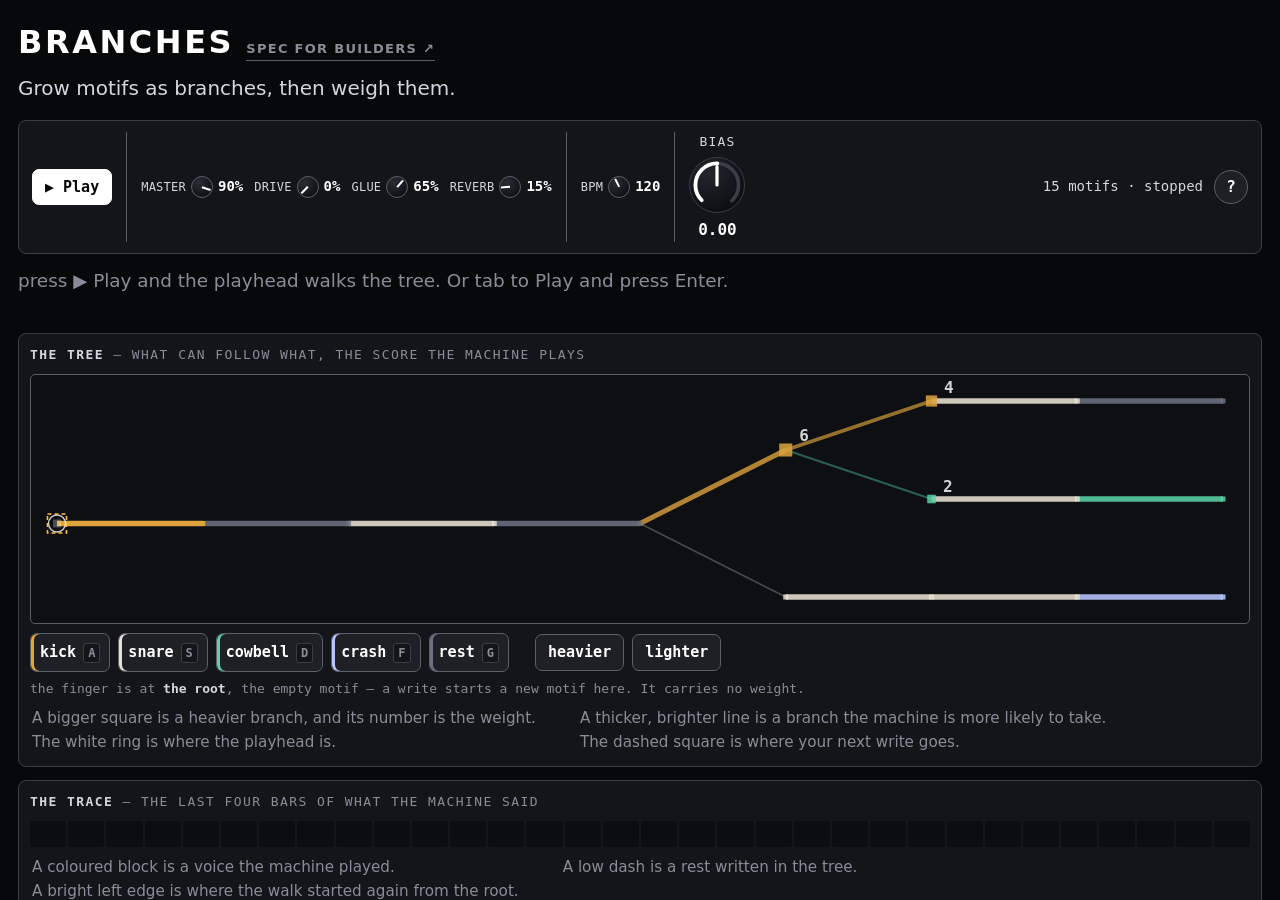
<file: toys/possibles/index.html>
<!doctype html>
<html lang="en">
<head>
<meta charset="utf-8">
<title>branches — Playable Ideas</title>
<meta http-equiv="refresh" content="0; url=../branches/">
<link rel="canonical" href="https://play.noisewrangler.art/toys/branches/">
<meta name="robots" content="noindex">
</head>
<body>
<p>This toy is now called <a href="../branches/">branches</a>.</p>
</body>
</html>
</file>
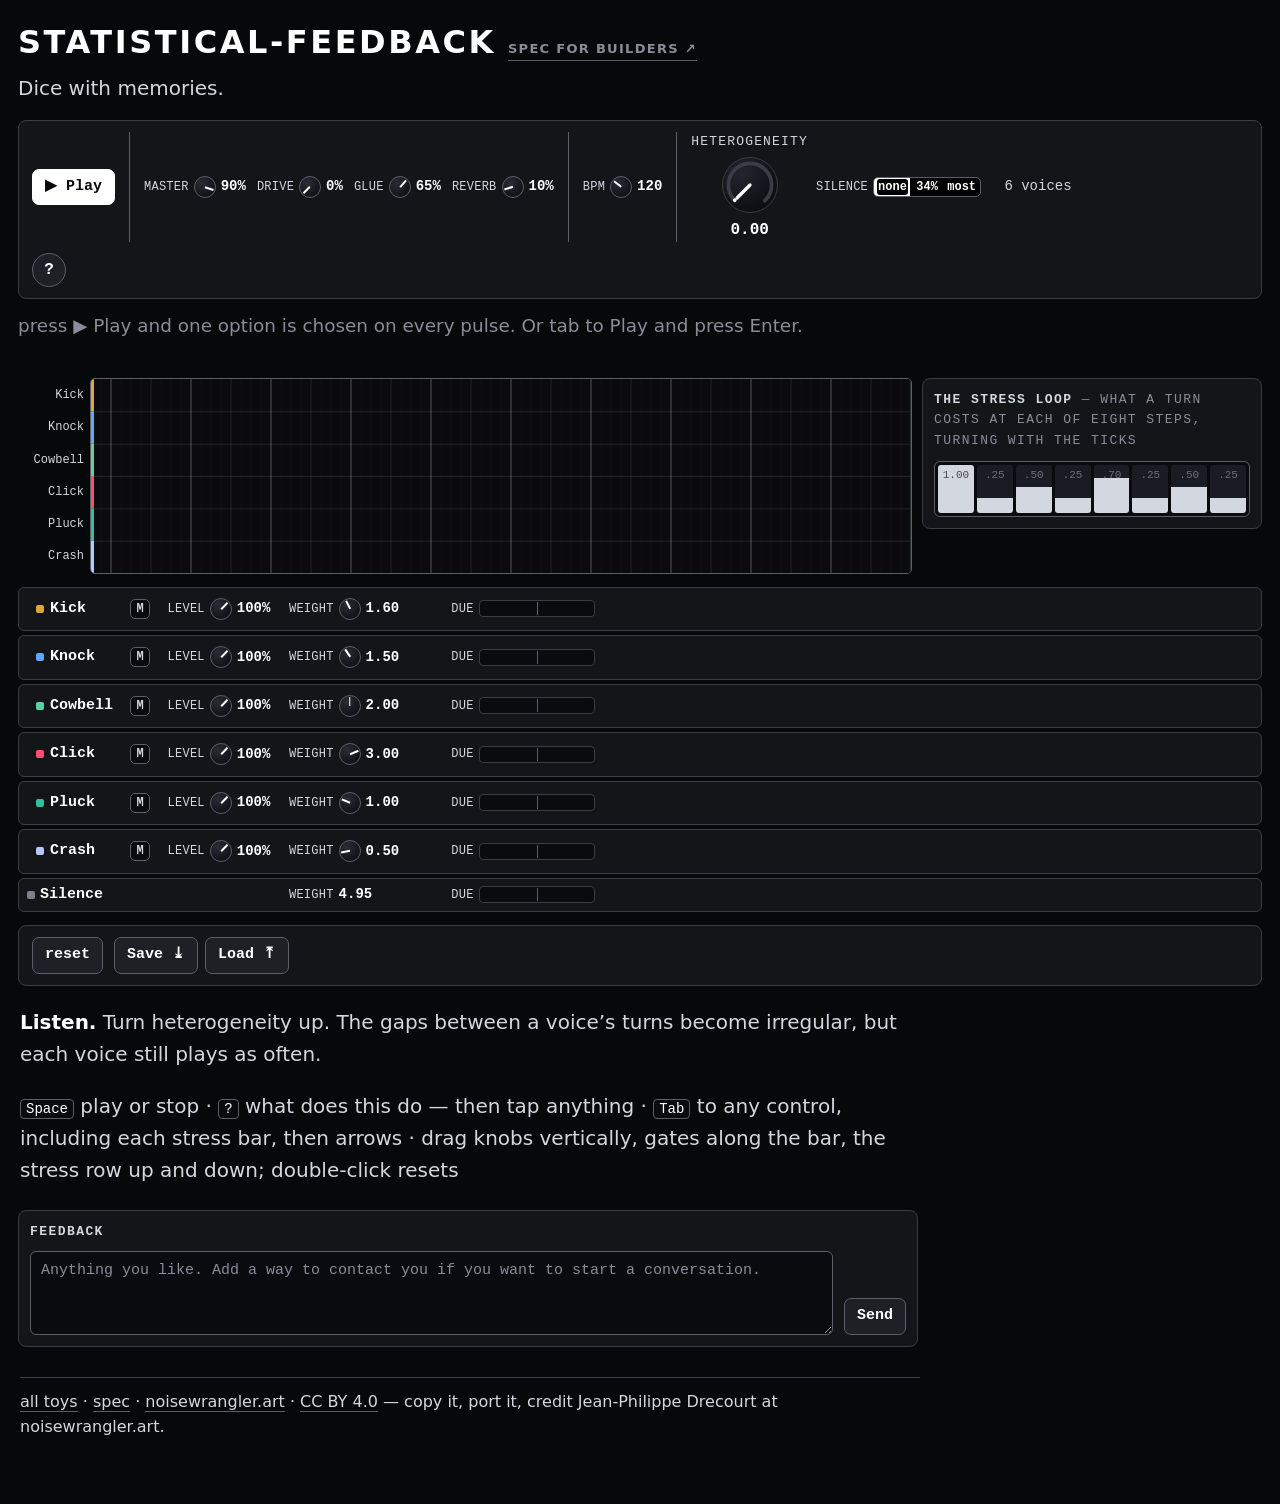
<file: toys/statistical-feedback/index.html>
<!doctype html>
<html lang="en">
<head>
<meta charset="utf-8">
<meta name="viewport" content="width=device-width, initial-scale=1, viewport-fit=cover">
<title>statistical-feedback</title>
<meta name="description" content="Dice with memories.">
<meta property="og:title" content="statistical-feedback — Playable Ideas">
<meta property="og:description" content="Dice with memories.">
<meta property="og:image" content="https://play.noisewrangler.art/toys/statistical-feedback/og.png">
<meta property="og:url" content="https://play.noisewrangler.art/toys/statistical-feedback/">
<meta property="og:type" content="website">
<meta property="og:site_name" content="Noise Wrangler">
<link rel="alternate" type="text/markdown" href="spec.md" title="statistical-feedback — mechanism spec">
<link rel="icon" href="../../lib/icon/favicon.svg" type="image/svg+xml">
<link rel="icon" href="../../lib/icon/favicon.ico" sizes="32x32">
<link rel="icon" href="../../lib/icon/favicon-192.png" type="image/png" sizes="192x192">
<link rel="icon" href="../../lib/icon/favicon-512.png" type="image/png" sizes="512x512">
<link rel="apple-touch-icon" href="../../lib/icon/apple-touch-icon.png">
<link rel="stylesheet" href="../../lib/lab.css">
<script>
/* ---- the stale-library guard, and why it is here rather than in the library ----
   A browser holding a cached `lib/*.js` that no longer matches this file gets a
   script that throws at its first statement and a `.wrap` that stays completely
   empty: a blank black page, no message, nothing to act on. That is exactly
   what a returning visitor sees after a deploy, and it is the failure that
   looks most like the site being gone.

   `Lab.page` makes the same check for the pieces it calls — but it cannot run
   at all if `page.js` is itself the stale file, which is why this one is inline,
   in the head, ahead of every library script, and depends on nothing.

   Serve the collection with `Cache-Control: no-store` while developing. A fresh
   port does NOT clear it: Chrome's heuristic freshness holds a file that carries
   `Last-Modified` and no `Cache-Control`, which is what python's http.server
   sends. */
(function () {
  var PARTS = ['audio', 'clock', 'voices', 'roll', 'ui', 'shell', 'page', 'state'];

  function gone() {
    if (!window.Lab) return ['Lab'];
    var out = PARTS.filter(function (n) { return !window.Lab[n]; }).map(function (n) {
      return 'Lab.' + n;
    });
    if (!out.length && window.Lab.page && window.Lab.page.missing) {
      try { out = window.Lab.page.missing(); } catch (e) {}
    }
    return out;
  }

  function report(e) {
    var w = document.querySelector('.wrap');
    if (!w || w.children.length) return;
    var missing = gone();
    var p = document.createElement('p');
    p.className = 'hint';
    if (missing.length) {
      p.innerHTML = 'This page needs a hard reload ' +
        '(<kbd>Ctrl</kbd>+<kbd>Shift</kbd>+<kbd>R</kbd>): the browser is holding a ' +
        'cached copy of the library that no longer matches it. Missing: ';
      p.appendChild(document.createTextNode(missing.join(', ')));
    } else {
      p.textContent = 'This page did not start. The library is all here, so this is ' +
        'the page\'s own error: ';
      var c = document.createElement('code');
      c.textContent = (e && (e.message || (e.error && e.error.message))) || 'no message';
      p.appendChild(c);
    }
    w.appendChild(p);
  }

  /* Three ways a page fails to start, and three listeners. A throw at the top
     level is an 'error'. A throw inside `Lab.state.open(...).then` — where a
     page that opens on its default.json builds — is an unhandled REJECTION,
     which 'error' never hears. And a library piece that is simply absent is
     named at load. An empty .wrap at load is NOT evidence by itself: a page
     that opens asynchronously is legitimately empty while its default is
     fetched, so the load check reports only when `gone()` names a piece. */
  addEventListener('error', report);
  addEventListener('unhandledrejection', function (e) { report(e.reason); });
  addEventListener('DOMContentLoaded', function () {
    setTimeout(function () { if (gone().length) report(); }, 0);
  });
})();
</script>
<style>
/* Toy-specifics only — everything else is the lab bench (lab.css) and the
   composition (Lab.page).

   Hue means "this option" and nothing else — the swatch in the rack, the
   ledger bar beside it, and the lane in the record are the same colour
   because they are three views of one option. Every control stays greyscale.
   The ledger is not a control: it is the mechanism's own state, drawn, and it
   wears the identity of the option whose debt it shows. Silence is a citizen
   of the pool with no sound, so its row is the one grey one. */

/* ---- the due cell ----
   Centre-zero, one per row: the option's balance, drawn with its sign turned
   so the page's word reads off it. Right of the line the option is DUE (it has
   taken fewer turns than its weight entitles it to) and is the likelier to
   play next; left of it, it is ahead. A bar grows right while its option waits
   and jumps left when it plays. `color` is set per row to the voice's hue and
   the fill reads it, so one property carries identity into every part of the
   cell. */
.led { position: relative; width: 116px; height: 17px; flex: 0 0 auto;
  background: #0a0b0f; border: 1px solid var(--line); border-radius: 4px; overflow: hidden }
.led .lzero { position: absolute; left: 50%; top: 1px; bottom: 1px; width: 1px;
  background: var(--line2) }
.led .lfill { position: absolute; top: 2px; bottom: 2px; background: currentColor;
  border-radius: 2px }
/* the selection flash: this row is the one that just paid */
.led .lflash { position: absolute; inset: 0; background: #fff; opacity: 0;
  pointer-events: none }

/* ---- tap to invoke ----
   The name is a button because tapping it plays the voice and charges the
   books. lab.css gives every button a 44 px floor on a coarse pointer, so
   this target grows on a phone without a rule of its own. */
.tapname { display: flex; align-items: center; gap: 6px; min-height: 32px;
  padding: 4px 8px; background: transparent; border: 1px solid transparent;
  border-radius: 6px; font: inherit; font-size: 15px; font-weight: 700;
  color: var(--ink); white-space: nowrap; cursor: pointer }
.tapname:hover { border-color: var(--line2) }
.tapname:active { border-color: var(--accent); background: var(--panel2) }

/* ---- the stress row ----
   Eight bars, one pointer surface: a press picks the bar under the finger and
   a drag paints the contour across all eight. `touch-action:none` because
   every gesture here is a drag, and a vertical one — without it the page
   scrolls instead. The bars are pointer-transparent so the strip owns the
   gesture, and still focusable, so each is a slider for the keyboard. */
.stress { display: flex; gap: 3px; align-items: stretch; height: 56px; padding: 3px;
  width: 100%; max-width: 400px; min-width: 236px;
  background: #0a0b0f; border: 1px solid var(--line2); border-radius: 6px;
  touch-action: none; cursor: ns-resize }
.sbar { position: relative; flex: 1 1 0; min-width: 0; border-radius: 3px;
  background: #191c22; overflow: hidden; pointer-events: none }
.sbar .sfill { position: absolute; left: 0; right: 0; bottom: 0; background: var(--dim) }
/* where the loop stands right now — the stress row doubles as the transport's
   own eight-step readout, so the pattern is legible as a thing being played */
.sbar.now { box-shadow: inset 0 0 0 1px var(--accent) }
.sbar.now .sfill { background: var(--ink) }
.sbar .snum { position: absolute; left: 0; right: 0; top: 2px; text-align: center;
  font-size: 11px; color: var(--faint); mix-blend-mode: difference }
.sbar:focus-visible { outline: 2px solid var(--accent); outline-offset: 2px }
@media (pointer: coarse) { .stress { height: 64px } }

/* ---- the record and its lane gutter ----
   The lane names sit in a gutter of their own LEFT of the roll, where no block
   ever scrolls: drawn inside the canvas they sat under the oldest blocks. The
   gutter's rows split the canvas's inner height exactly as the roll splits its
   lanes (the 1 px padding is the canvas's border), so a name is level with its
   lane at any height.

   On the phone each row also carries that voice's due bar, the same bar the
   desktop rack shows in its row, so the phone sees the cause beside the
   effect. The bars are display only: nothing in the gutter takes a press.
   They are `pp-phone`, and their width is what widens the gutter there: 72 px
   holds the names, 78 px of bar and the 6 px gap make it 84. */
.recbox { display: flex; align-items: stretch; height: 196px; min-width: 0 }
.recbox #record { height: 100%; flex: 1 1 auto; min-width: 0 }
.lanegut { display: flex; flex-direction: column; flex: 0 0 auto; min-width: 72px;
  padding: 1px 6px 1px 0 }
.lgrow { flex: 1 1 0; min-height: 0; display: flex; flex-direction: column;
  justify-content: center; align-items: flex-end; gap: 3px }
.lgname { font-size: 12px; line-height: 1; color: var(--dim); white-space: nowrap }
.lgdue { width: 78px; height: 9px }
.lgdue .lfill { top: 1px; bottom: 1px }

/* ---- the record takes the width ----
   The record is the proof, and the rare voice's gaps are what heterogeneity
   changes: they only read across twenty seconds or more, so the record gets
   most of the row and the stress loop the rest, at the loop's own width. Below
   1000 px the row stacks as the library lays it out. */
@media (min-width: 1000px) {
  .pp-stagerow:has(> .recbox) { grid-template-columns: minmax(0, 1fr) minmax(280px, 340px) }
}
</style>
</head>
<body>

<!-- The page is a composition the library lays out: this toy declares its
     master strip, its stage, its rack, its session controls and its keys, and
     `Lab.page` puts them in the collection's order. There is nothing to write
     here but the mount. -->
<div class="wrap"></div>

<script src="../../lib/audio.js"></script>
<script src="../../lib/clock.js"></script>
<script src="../../lib/voices.js"></script>
<script src="../../lib/samples.js"></script>
<script src="../../lib/roll.js"></script>
<script src="../../lib/ui.js"></script>
<script src="../../lib/shell.js"></script>
<script src="../../lib/page.js"></script>
<script src="../../lib/state.js"></script>
<script>
"use strict";

/* ============================================================
   statistical-feedback — choice with a ledger.

   Charles Ames' statistical feedback: not "what are the odds of
   this one now" but "who is furthest behind their fair share".
   Every option — the six voices AND the silence — carries a
   running debt of attention. Playing charges it, everyone takes
   their weight-proportional share of that payment, and the next
   turn goes to whoever the books say is owed most.

   The books are read on every turn and updated on every turn,
   including a visitor's tap, so a voice that has been starved
   carries its debt until the law pays it.

   Read spec.md for the mechanism in prose and pseudocode.
   ============================================================ */

/* ---- AMES BEGIN ----------------------------------------------------------
   The mechanism, and nothing else: no audio, no DOM, no library, no clock of
   its own. Everything between these two markers runs on plain numbers and an
   injected source of randomness, which is what makes it testable in
   isolation — lift the block into a bare script, feed it weights and a stress
   value, and you have the process with none of the page around it.

   Every option m carries a WEIGHT W[m] (its long-run share, a live control)
   and a STATISTIC S[m] (its running debt of attention). Each turn:

       value(m) = S[m] + (A + H·U[m]) / W[m]      U ~ Uniform(-1,1), fresh
       select the LOWEST value                     W[m] = 0 is out of the game

   and the books are settled — the selected pays for its turn, everyone takes
   their weight-proportional share of that payment:

       S[m] += A
       S[k] -= A · W[k] / ΣW              for every k with W[k] > 0

   The two moves cancel exactly (the decrements sum to A), so ΣS stays 0
   forever. An option at W = 0 is in neither loop, so its statistic FREEZES:
   it waits, remembering, and re-enters with its old debt when its weight
   returns. That is the whole answer to "how do I take a voice out" — no
   removal rule, no redistribution, no forgetting.

   S is a debt in TURNS: turns taken, less the turns this option's weight
   entitled it to over the same stretch. That is what pins the long-run
   shares to the weights, and it is the UPDATE that does it — the selection
   rule cannot move them, whatever it reads.
   ------------------------------------------------------------------------- */

const AMES = {
  /* The silence control's ceiling. W_sil = p/(1-p)·ΣW diverges as p → 1, and
     a probability of exactly 1 is not a musical setting anyway — it is the
     instrument switched off. */
  P_MAX: 0.95,

  /* TIE_EPS is not a rounding nicety. At H = 0 with equal weights every option
     is exactly level at the end of each round, and a bare `<` then breaks that
     tie on floating-point residue — which differs between engines, so the
     clockwork would be a different rotation on a different browser. Treating
     values within TIE_EPS as level and letting the lowest index win makes the
     degenerate case exactly reproducible; with any H at all it never fires. */
  TIE_EPS: 1e-9,

  create: function (n) {
    return { n: n, S: new Float64Array(n) };
  },

  /* The option weights, silence last. Silence is a citizen with its own
     weight, and that weight is normalized LIVE so the PROBABILITY of silence
     stays p whatever the pool holds: with W_sil = p/(1-p)·ΣW_voices,
     W_sil/(W_sil + ΣW_voices) = p for any number of voices at any weights.
     Removing a voice therefore changes who plays, never how much silence
     there is. */
  weights: function (out, voiceW, p) {
    let sv = 0;
    for (let i = 0; i < voiceW.length; i++) {
      const w = (isFinite(voiceW[i]) && voiceW[i] > 0) ? voiceW[i] : 0;
      out[i] = w;
      sv += w;
    }
    const q = Math.min(Math.max(isFinite(p) ? p : 0, 0), AMES.P_MAX);
    out[voiceW.length] = (q > 0) ? (q / (1 - q)) * sv : 0;
    return out;
  },

  total: function (W, n) {
    let s = 0;
    for (let m = 0; m < n; m++) if (W[m] > 0) s += W[m];
    return s;
  },

  /* Selection under the law: whoever is furthest behind their fair share.

     Both extra terms are divided by W[m], and both do work.

     A/W[m] is a per-option offset that BREATHES WITH THE STRESS. At a
     constant A it changes nothing — a fixed offset per option just shifts
     where that option's statistic sits and leaves the dynamics alone. When A
     moves it spreads the field: on a hard beat a light option is pushed far
     up and a heavy one barely at all, so strong beats go to heavy voices and
     weak beats level the field. Nothing is sequenced; the meter is a
     consequence of the offsets breathing.

     H·U[m]/W[m] scatters the comparison, and it scatters a LIGHT option
     further than a heavy one. What that does is measured rather than
     assumed: it does NOT change anyone's share — no selection rule can,
     since the update alone pins the equilibrium — it changes how REGULAR
     each option's turns are, and it loosens the rare far more than the
     common. H is a texture control from clockwork to dice with the
     proportions nailed throughout. */
  selectAmes: function (st, W, A, H, rnd) {
    let best = -1, bestV = Infinity;
    for (let m = 0; m < st.n; m++) {
      if (!(W[m] > 0)) continue;
      const v = st.S[m] + (A + H * (rnd() * 2 - 1)) / W[m];
      if (v < bestV - AMES.TIE_EPS) { bestV = v; best = m; }
    }
    return best;
  },

  /* The books: the chosen option pays, everyone takes their weight-proportional
     share of the payment. It is also what a visitor's tap runs, so a gesture
     from outside enters the same books as a turn the machine took itself. */
  charge: function (st, m, W, sumW, A) {
    if (m < 0 || !(W[m] > 0) || !(sumW > 0)) return;
    st.S[m] += A;
    const share = A / sumW;
    for (let k = 0; k < st.n; k++) if (W[k] > 0) st.S[k] -= share * W[k];
  },

  // One turn. Returns the selected option index, or -1 when nothing carries
  // any weight at all (every voice at 0 with silence out) — a pool with no
  // citizens chooses nobody and charges nobody.
  tick: function (st, W, A, H, rnd) {
    const sumW = AMES.total(W, st.n);
    if (!(sumW > 0)) return -1;
    const m = AMES.selectAmes(st, W, A, H, rnd);
    AMES.charge(st, m, W, sumW, A);
    return m;
  },

  /* Stress scales the CHARGE, not the odds. A turn taken on the downbeat
     costs more and buys a longer absence; an offbeat turn is cheap and can
     recur straight away. Metrical hierarchy is a consequence, not a
     sequence. */
  stressAt: function (pattern, n) {
    const L = pattern.length;
    return pattern[((n % L) + L) % L];
  }
};
/* ---- AMES END ----------------------------------------------------------- */

/* ============================================================
   THE POOL — six voices from the shared palette and a silence.

   Chosen to be tellable apart in a fast stream more than to make
   a kit: a kick, a muted knock, a cowbell, a click, a plucked string
   and a long cymbal. Six families rather than six drums,
   because at a fast tempo a listener gets one event and then the
   next one, and two members of the same family arriving in that
   window read as one voice with a wobble.

   Which six is a measurement as much as a choice (tools/palette): every voice rendered under this toy's envelope,
   cut at a 150 ms turn, compared as a log-mel spectrogram in three
   time slices, a set scored by its closest pair. The four short
   voices are motif-memory's, so the collection shares one palette,
   and that is paid for in separability: 10.0 dB level-free between
   knock and kick, against 14.4 dB for the pool this one replaced.
   Knock is the pair to listen for; crash's nearest neighbour is
   20 dB away.

   The default weights are deliberately unequal, spread over six
   to one, so the proportion law is audible the first time anyone
   presses Play — and the rarest of them, `crash`, is the longest
   and most distinctive, which is what makes its drought the one
   an ear notices.

   `gain` is the voice's EVENT level and is fixed rather than a
   control: the rack's level column is the voice's output bus,
   which is a mix, and the weight is how often — two different
   questions, and neither is the event gain the palette was
   equalised at.
   ============================================================ */
/* Kick and knock are trimmed to 0.40: measured as per-hit energy over the first
   150 ms, they sit about 14 dB above the other four at gain 1.0, and 0.40 brings
   the six within a 10 dB spread. JP's ear ruled on these gains on 2026-10-16. */
const VOICES = [
  { id: 'kick',    w: 1.6, gain: 0.40 },
  { id: 'knock',   w: 1.5, gain: 0.40 },
  { id: 'cowbell', w: 2.0, gain: 1.00 },
  { id: 'click',   w: 3.0, gain: 1.00 },
  { id: 'pluck',   w: 1.0, gain: 1.00 },
  { id: 'crash',   w: 0.5, gain: 0.85 }
];
const NV = VOICES.length;
const SIL = NV;                    // silence is the last option, always
const NOPT = NV + 1;
const VOICE_IDS = VOICES.map(v => v.id);
const SILENCE_HUE = '#7a808d';

/* The factory is default.json (JP's state of 2026-10-09), so reset and the
   double-press land where the page opens and a page opened off a disk plays
   the same pool. Silence is rounded to its control's step (the file carries
   0.3410…, a thumb position). Heterogeneity 0 is the design: the teaser
   runs from there, weighted randomness, toward pure randomness. */
const BPM = { min: 40, max: 300 };
const DEFAULT_BPM = 120;           // eighth-note turns: 250 ms each, a bar per stress cycle
const DEFAULT_HET = 0;
const DEFAULT_SILENCE = 0.34;
const DEFAULT_STRESS = [1, 0.25, 0.5, 0.25, 0.7, 0.25, 0.5, 0.25];
const STRESS_STEPS = DEFAULT_STRESS.length;
const STRESS_MIN = 0.05, STRESS_STEP = 0.05;
const WEIGHT_MAX = 4;
const WEIGHT_STEP = 0.05;

/* The seed is fixed rather than drawn. Nothing on the page exposes it and
   there is no reseed, so a random one would buy nobody anything and cost the
   ability to reproduce a report of what the instrument did. */
const SEED = 0xA3E5;

const colorOf = id => { const v = Lab.voices.get(id); return v ? v.color : '#999'; };
const nameOf = id => { const v = Lab.voices.get(id); return v ? v.name : id; };

/* The gesture phrase, written once and read by the composition: every
   cold-hand answer on this page — the rack's, the master chain's and the three
   controls' — ends on it, and `Lab.page` is what appends it. */
const GESTURE = 'Press ▶ Play';

/* ---------- params: written by the controls, read live by the engine ---------- */
const params = {
  bpm: DEFAULT_BPM,
  het: DEFAULT_HET,
  silence: DEFAULT_SILENCE,
  weights: {},
  strips: {},                      // id -> { gain, mute, pan } — the rack writes here
  stress: DEFAULT_STRESS.slice()
};
VOICES.forEach(v => {
  params.weights[v.id] = v.w;
  params.strips[v.id] = { gain: 1, mute: false, pan: 0 };
});

/* Restore-before-build: the snapshot lands in params first and the controls
   take their initial value from params, so nothing needs syncing afterwards.
   Each field is adopted by name AND shape rather than merged wholesale — a
   scalar arriving where the stress array lives would break the engine on
   load, and a saved file is a thing a stranger can hand you. */
/* ---- what the page opens on ----
   A returning visitor's session, else default.json, else the factory above
   (which IS the file's values, so a page opened off a disk, which cannot
   fetch, plays the same pool and says it is opening bare).

   THE REST OF THIS SCRIPT IS THE CALLBACK'S BODY AND IS NOT RE-INDENTED: a
   one-change re-indent of a thousand lines destroys the history of every line
   in it. The callback closes at the foot of the script. */
Lab.state.open('statistical-feedback').then(function (saved) {
if (saved && saved.params) {
  const s = saved.params;
  // `typeof v === 'number'` and not `isFinite(v)` alone: isFinite coerces, so
  // null and '' both test finite and would land as 0 — which is a weight of
  // zero, a voice silently dropped out of the pool by a stale save.
  const num = (v, lo, hi) =>
    (typeof v === 'number' && isFinite(v)) ? Math.max(lo, Math.min(hi, v)) : null;
  // `period`, a key some sessions still carry, is read nowhere: such a
  // session opens at the default tempo.
  if (num(s.bpm, BPM.min, BPM.max) !== null) params.bpm = num(s.bpm, BPM.min, BPM.max);
  if (num(s.het, 0, 2) !== null) params.het = num(s.het, 0, 2);
  // to the gate's own step (0.01), so a file carrying a thumb position opens
  // where reset lands, rather than a hair beside it
  if (num(s.silence, 0, 1) !== null) params.silence = Math.round(num(s.silence, 0, 1) * 100) / 100;
  if (s.weights && typeof s.weights === 'object') VOICE_IDS.forEach(id => {
    const w = num(s.weights[id], 0, WEIGHT_MAX);
    if (w !== null) params.weights[id] = w;
  });
  if (s.strips && typeof s.strips === 'object') VOICE_IDS.forEach(id => {
    const ss = s.strips[id];
    if (!ss || typeof ss !== 'object') return;
    const g = num(ss.gain, 0, 1.5), p = num(ss.pan, -1, 1);
    if (g !== null) params.strips[id].gain = g;
    if (p !== null) params.strips[id].pan = p;
    params.strips[id].mute = !!ss.mute;
  });
  if (Array.isArray(s.stress) && s.stress.length === STRESS_STEPS) {
    for (let i = 0; i < STRESS_STEPS; i++) {
      const a = num(s.stress[i], STRESS_MIN, 1);
      if (a !== null) params.stress[i] = a;
    }
  }
}

/* ============================================================
   THE ENGINE — the law inside the lookahead ticker.

   One selection per tick, scheduled at the tick's own absolute
   timestamp, so JS timer slop never reaches the audio. Tails may
   overlap: there is no busy state and no stealing, because a
   voice that refused a turn would be a second scheduling rule
   fighting the first.
   ============================================================ */
const state = AMES.create(NOPT);
const prng = Lab.prng.create(SEED);
const rnd = () => prng.next();

const W = new Float64Array(NOPT);      // the live option weights, rebuilt per tick
const voiceW = new Float64Array(NV);
let sumW = 0;                          // ΣW, for the readout and for taps
let lastStress = DEFAULT_STRESS[0];    // what a tap between ticks is charged at
let tickTime = 0, tickIndex = 0;       // where the grid is, re-anchored each tick

const HEARD_WINDOW = 240;
const heard = [];                      // recent selections, for the measured readout

function readWeights() {
  for (let i = 0; i < NV; i++) voiceW[i] = params.weights[VOICE_IDS[i]];
  AMES.weights(W, voiceW, params.silence);
  sumW = AMES.total(W, NOPT);
  return sumW;
}

const ticker = Lab.clock.createTicker({
  periodSec: () => 30 / params.bpm,       // one turn is an eighth note
  onTick: function (n, t) {
    tickTime = t;
    tickIndex = n;
    const A = AMES.stressAt(params.stress, n);
    lastStress = A;
    readWeights();
    const m = AMES.tick(state, W, A, params.het, rnd);
    if (m >= 0 && m < NV) {
      Lab.voices.play(VOICES[m].id, t, { gain: VOICES[m].gain });
    }
    pushLedger(t, m, n);
    heard.push(m);
    if (heard.length > HEARD_WINDOW) heard.shift();
  }
});

/* ---- the visitor's tap ----
   A tap is a selection the machine did not make, and it enters the books as
   one: the same charge, the same weight-proportional credit to everyone else,
   at the stress of the most recent tick. So hammering a voice really does buy
   its silence afterwards — the machine absorbs the gesture instead of
   ignoring it. At weight 0 the voice still sounds and the books are not
   touched, because an option out of the pool is out of the pool. */
function invoke(id) {
  const ctx = Lab.audio.ctx;
  if (!ctx || ctx.state !== 'running') return;
  const i = VOICE_IDS.indexOf(id);
  const t = ctx.currentTime + 0.005;
  Lab.voices.play(id, t, { gain: VOICES[i].gain });
  readWeights();
  if (W[i] > 0) {
    AMES.charge(state, i, W, sumW, lastStress);
    pushLedger(t, i, -1);
  } else {
    Lab.ui.status(nameOf(id) + ' is at weight 0 — it sounds, and it takes no turns');
  }
}

/* A name pressed from cold is a hand asking for sound, so it presses Play
   first and then sounds: the collection's rule is that anything inside the
   instrument that asks for sound starts it. Either way the id waits for
   `onStart`, which is the only place the context is known to be running.

   Who does the pressing changes once. From cold it is the composition: the
   name column declares `asks`, so these cells are roots of the same start
   gesture the globals use, and pressing Play is what that gesture does. That
   arm is spent as soon as the audio is unlocked — so on a stopped-but-warm
   instrument the press is made here instead, and only where the transport is
   genuinely stopped, or a tap during an interruption would read as a Stop. */
let pendingTap = null;

function tapName(id) {
  const ctx = Lab.audio.ctx;
  if (page.transport.running && ctx && ctx.state === 'running') { invoke(id); return; }
  pendingTap = id;
  if (page.everStarted && !page.transport.running) page.transport.press();
}

/* ============================================================
   THE LEDGER, VISIBLE.

   The see-saw is the mechanism on screen, so it has to be seen
   at the instant it is heard — and the engine runs up to 150 ms
   ahead of the audio clock. Every tick queues a copy of the
   books against its own timestamp and the animation frame
   releases them against `ctx.currentTime`, exactly as the sound
   is released.
   ============================================================ */
const ledgerQ = [];                    // { t, S, sel, n } waiting for the audio clock
const shown = new Float64Array(NOPT);  // the books as currently drawn
const flash = new Float64Array(NOPT);  // 1 at a selection, decaying to 0

const LEDGER_MIN_SCALE = 1.5;   // the band the law itself sits in; see spec.md §5
const FLASH_SEC = 0.26;
let ledScale = LEDGER_MIN_SCALE;
let heardIndex = -1;            // the tick the EAR is on, which is not tickIndex

// `n` is the tick's own number, or -1 for a tap, which belongs to no tick and
// must not move the step marker.
function pushLedger(t, sel, n) {
  ledgerQ.push({ t: t, S: Float64Array.from(state.S), sel: sel, n: n });
  if (ledgerQ.length > 512) ledgerQ.shift();
}

// A stop fades out events already committed to the audio clock, so the ticks
// behind them will never be heard — but they are in the books, and the books
// are the books. Flushing keeps what is drawn equal to what is recorded
// rather than leaving the display a few ticks behind the truth.
function flushLedger() {
  while (ledgerQ.length) shown.set(ledgerQ.shift().S);
  heardIndex = -1;
}

// Reset empties them instead: nothing is owed, nothing is drawn, nothing is
// waiting for a clock that will release it a moment later.
function clearLedger() {
  ledgerQ.length = 0;
  shown.fill(0);
  flash.fill(0);
  state.S.fill(0);
  heard.length = 0;
  heardIndex = -1;
  ledScale = LEDGER_MIN_SCALE;
}

/* ============================================================
   THE VOICES' RECORD — Lab.roll, one lane per voice.

   The grid is the tick period and it is anchored on the ticker's
   most recent tick rather than on a start time held since the
   transport began: the ticker reads its period live, so after a
   tempo move its true positions are no longer start + n·period,
   and only re-anchoring keeps the drawn lines on the grid the
   engine is actually playing. `originIndex` carries the tick
   NUMBERING with it, which is what puts the heavy line where the
   stress loop starts.

   Silence draws nothing. The empty column is the mark.
   ============================================================ */
const RECORD_HINT = 'one lane per voice, one column per turn, newest at the right';

const recordEl = document.createElement('canvas');
recordEl.id = 'record';
recordEl.className = 'tl';
recordEl.setAttribute('aria-label', RECORD_HINT);
recordEl.dataset.hint = RECORD_HINT;
recordEl.title = RECORD_HINT;

/* The lane names go in the gutter below, not inside the canvas. */
const roll = Lab.roll.attach(recordEl, {
  laneIds: VOICE_IDS,
  labels: false,
  gridSec: () => 30 / params.bpm,
  origin: () => tickTime,
  originIndex: () => tickIndex,
  accentEvery: 4,
  strongEvery: STRESS_STEPS,
  /* A long memory: at 120 bpm the desktop record holds about eighty turns and
     the phone's about forty, so the rarest voice shows several gaps side by
     side. `windowSec` only prunes, so it covers the widest canvas. */
  pxPerSec: () => (Lab.shell.env.small ? 32 : 40),
  windowSec: () => (Lab.shell.env.small ? 16 : 40)
});

/* The gutter: one row per lane, the name, and on the phone the due bar. Its
   bars join the rack's in `dueViews`, so the frame loop drives both from the
   same released books and the phone's bar moves exactly as the desktop's.
   The bars are the phone's (`pp-phone`): the desktop reads the same bars in
   its rack, one row from the weight that drives them, and a second copy
   beside the roll would draw the books twice. Each bar carries the hint, so
   it is offered only where the bars are drawn. */
const DUE_GUT_HINT = 'each voice’s due bar: right of centre, it is due to play';
const dueViews = [];                     // per option: [{ fill, glow }, …]
function addDueView(index, box) {
  const zero = document.createElement('div'); zero.className = 'lzero';
  const fill = document.createElement('div'); fill.className = 'lfill';
  const glow = document.createElement('div'); glow.className = 'lflash';
  box.append(zero, fill, glow);
  (dueViews[index] = dueViews[index] || []).push({ fill: fill, glow: glow });
}

const laneGut = document.createElement('div');
laneGut.className = 'lanegut';
VOICE_IDS.forEach((id, i) => {
  const row = document.createElement('div');
  row.className = 'lgrow';
  const name = document.createElement('span');
  name.className = 'lgname';
  name.textContent = nameOf(id);
  const due = document.createElement('div');
  due.className = 'led lgdue pp-phone';
  due.style.color = colorOf(id);
  due.dataset.hint = DUE_GUT_HINT;
  due.title = DUE_GUT_HINT;
  addDueView(i, due);
  row.append(name, due);
  laneGut.appendChild(row);
});

const recordBox = document.createElement('div');
recordBox.className = 'recbox';
recordBox.append(laneGut, recordEl);

/* ============================================================
   THE RACK — one row per option, silence included.

   name · mute · level · weight · the ledger bar. The first three
   are the mix — what this voice sounds like coming out — and the
   last two are the mechanism: how often it is chosen, and how far
   behind it is. The level and the weight are the pair a visitor
   is most likely to confuse, so each says which it is when it is
   pressed from cold.
   ============================================================ */
const WEIGHT_HINT = 'how often this voice is chosen; zero takes it out';
const DUE_HINT = 'how much this option is due to play; left of centre, ahead';
const TAP_HINT = 'play this voice now; it counts as one of its turns';
const SILENCE_ROW_HINT = 'silence takes turns like a voice, with its own weight and due';
const SILENCE_W_HINT = 'silence’s own weight, computed live to hold its probability';

let silWeightEl = null;
let rack = null;           // the composition builds it; assigned from page.rack

function dueCell(index, hue) {
  const box = document.createElement('div');
  box.className = 'led';
  box.style.color = hue;
  addDueView(index, box);
  return Lab.ui.inline('due', box, DUE_HINT);
}

const rackRows = VOICE_IDS.map(id => ({ key: id, voice: id }))
  .concat([{ key: 'silence', name: 'Silence', color: SILENCE_HUE }]);

const RACK_COLUMNS = [
  /* `name` is this toy's own column and not the library's, because the name IS
     a control here: pressing it plays the voice and charges the books. `asks`
     is what says so — the opposite of `decline`: the cell is marked, so the
     composition's blanket "the instrument is stopped" answer leaves it alone,
     and on this transport page it becomes a root of the same start gesture the
     globals use, so the press that asks is the press that presses Play.

     It is a function of the row and not a flag, because the seventh row is
     Silence, whose name cell is a label that neither plays nor shapes: marking
     it would make a label a root of the start gesture and take away the one
     answer it has. `c.voice` is exactly the difference — a row with no voice
     asks for nothing. */
  { key: 'name', width: 'auto', asks: c => !!c.voice, cell: function (c) {
      if (c.key === 'silence') {
        const n = document.createElement('span');
        n.className = 'rname';
        const sw = document.createElement('span');
        sw.className = 'rsw';
        sw.style.background = SILENCE_HUE;
        n.append(sw, document.createTextNode('Silence'));
        n.dataset.hint = SILENCE_ROW_HINT;
        n.title = SILENCE_ROW_HINT;
        return n;
      }
      const b = document.createElement('button');
      b.type = 'button';
      b.className = 'tapname';
      const sw = document.createElement('span');
      sw.className = 'rsw';
      sw.style.background = colorOf(c.key);
      b.append(sw, document.createTextNode(nameOf(c.key)));
      b.dataset.hint = TAP_HINT;
      b.title = TAP_HINT;
      b.addEventListener('click', () => tapName(c.key));
      return b;
    } },
  'mute',
  'gain',
  /* `false` for Silence, not an empty reason: its weight cell is a readout with
     no control in it, so it neither asks for sound nor shapes the output. A row
     that does not decline is left unmarked, and the region's answer covers it —
     where a reason of `''` would have marked the cell, taken it out of that
     answer, and had none of its own. */
  { key: 'weight', width: '132px',
    decline: c => (c.key === 'silence' ? false :
      'that is ' + nameOf(c.key) + '’s weight — how often it is chosen, and nothing ' +
      'is chosen while the pulse is stopped'),
    cell: function (c) {
      if (c.key === 'silence') {
        const v = document.createElement('span');
        v.className = 'val';
        silWeightEl = v;
        return Lab.ui.inline('weight', v, SILENCE_W_HINT);
      }
      /* A long throw and a soft stop, because zero is not "a little": it takes
         the voice out of the pool. `fine: 2` spreads the range over 260 px of
         mouse travel, and a drag that STARTS above zero halts at the lowest step;
         taking the voice out is a second drag from that step, or the keyboard. */
      let k = null, grip = null, told = false;
      k = Lab.ui.knob({
        label: 'weight', min: 0, max: WEIGHT_MAX, step: WEIGHT_STEP, fine: 2,
        value: params.weights[c.key],
        def: VOICES[c.index].w,
        fmt: v => v.toFixed(2),
        hint: WEIGHT_HINT,
        onChange: v => {
          if (k && grip > WEIGHT_STEP * 1.5 && v < WEIGHT_STEP / 2) {
            if (!told) {
              told = true;
              Lab.ui.status('drag down again to take ' + nameOf(c.key) + ' out');
            }
            k.set(WEIGHT_STEP);
            return;
          }
          params.weights[c.key] = v; paintPool();
        }
      });
      k.face.addEventListener('pointerdown', () => {
        grip = params.weights[c.key]; told = false;
      }, true);
      k.face.addEventListener('keydown', () => { grip = null; }, true);
      reaches(k, 'weight');
      return k;
    } },
  { key: 'due', width: '176px', cell: function (c) {
      return dueCell(c.index, c.key === 'silence' ? SILENCE_HUE : colorOf(c.key));
    } },
  { key: 'pad', width: 'minmax(0,1fr)' }
];

/* The rack's own words for a cold hand. `says` returns the REASON; the
   composition appends the remedy out of `start.gesture`, so the clause has one
   reader. Both sentences do a second job: level and weight are the two knobs a
   visitor is most likely to mix up, and the answer is where the difference is
   easiest to say. */
function declineWords(kind, name) {
  if (kind === 'mute') {
    return 'that is ' + name + '’s mute — it takes the voice out of the mix, and ' +
           'the voice keeps taking its turns';
  }
  if (kind === 'gain') {
    return 'that is ' + name + '’s level, how loud it is; the weight beside it is ' +
           'how often';
  }
  return 'that is ' + name + '’s ' + kind + ' — it shapes the mix only';
}

/* ============================================================
   THE MASTER STRIP'S OWN CONTROLS

   Four things that shape what the pulse does and none of which
   asks for sound, so they sit in `controls`, outside the armed
   region, each answering a cold hand in its own words.
   ============================================================ */
/* ---- what the hand last reached ----
   The running line unpacks the control the hand has just reached: stress and
   heterogeneity keep their names on the page, and the line under the title
   says what each one does at the moment it is touched. A press or a focus
   counts, so a keyboard reaching a control by Tab is answered too. */
let lastHand = null;
function reaches(el, what) {
  const mark = () => { lastHand = what; };
  el.addEventListener('pointerdown', mark, true);
  el.addEventListener('focusin', mark);
}

/* The tempo is the library's pulse slot (see the page below), and heterogeneity
   has a TWIN on the phone: two controls writing one parameter, each showing
   the other's writes. */
let tHet = null;
const dHet = Lab.ui.dial({
  label: 'heterogeneity', min: 0, max: 2, step: 0.01, value: params.het,
  fmt: v => v.toFixed(2),
  hint: 'how regular the turns come round: 0 strict rotation, 2 nearly dice',
  onInput: v => { params.het = v; if (tHet) tHet.show(v); },
  onDefault: () => dHet.set(DEFAULT_HET)
});
tHet = Lab.ui.dial({
  label: 'heterogeneity', min: 0, max: 2, step: 0.01, value: params.het,
  fmt: v => v.toFixed(2),
  hint: 'how regular the turns come round: 0 strict rotation, 2 nearly dice',
  onInput: v => { params.het = v; dHet.show(v); },
  onDefault: () => dHet.set(DEFAULT_HET)
});

reaches(dHet, 'het');
reaches(tHet, 'het');

const SILENCE_HINT = 'how much of the pulse goes to silence';
const gSilence = Lab.ui.gate({
  value: params.silence, def: DEFAULT_SILENCE, left: 'none', right: 'most', width: 108,
  label: 'silence', hint: SILENCE_HINT,
  onChange: v => { params.silence = v; paintPool(); }
});
const silenceCtl = Lab.ui.inline('silence', gSilence, SILENCE_HINT);
reaches(gSilence, 'silence');

/* ============================================================
   THE STRESS ROW — eight bars on one pointer surface.

   A press picks the bar under the finger, a drag paints the
   contour across all eight, a double-click puts one bar back to
   its default. The bars themselves are pointer-transparent so the
   strip owns the gesture; each stays in the tab order and answers
   the arrows, so the contour can be drawn from a keyboard one bar
   at a time.
   ============================================================ */
const STRESS_HINT = 'the eight-step stress loop: what a turn costs on each step';

const stressEl = document.createElement('div');
stressEl.className = 'stress';
stressEl.setAttribute('role', 'group');
stressEl.setAttribute('aria-label', 'stress pattern, eight steps');
/* The hint is on the STRIP and not on a bar: `hints` swallows a press on the
   hinted element at capture, so in hint mode the eight bars are one
   inspectable thing and none of them can be dragged by accident. */
stressEl.dataset.hint = STRESS_HINT;
stressEl.title = STRESS_HINT;
reaches(stressEl, 'stress');

const stressBars = [];
for (let i = 0; i < STRESS_STEPS; i++) {
  const b = document.createElement('div');
  b.className = 'sbar';
  b.tabIndex = 0;
  b.setAttribute('role', 'slider');
  /* Each bar is named for the step it IS, and the group above carries what the
     eight of them are. Without a name here the only identity a screen reader
     had was inside the value text, which is the place a value goes — so a bar
     announced its number as part of its reading and had none of its own. */
  b.setAttribute('aria-label', 'step ' + (i + 1));
  b.setAttribute('aria-valuemin', STRESS_MIN);
  b.setAttribute('aria-valuemax', 1);
  const f = document.createElement('div'); f.className = 'sfill';
  const num = document.createElement('div'); num.className = 'snum';
  b.append(f, num);
  b.addEventListener('keydown', function (e) {
    const big = (e.key === 'PageUp' || e.key === 'PageDown') ? 5 : 1;
    let v = null;
    if (e.key === 'ArrowUp' || e.key === 'ArrowRight' || e.key === 'PageUp')
      v = params.stress[i] + STRESS_STEP * big;
    else if (e.key === 'ArrowDown' || e.key === 'ArrowLeft' || e.key === 'PageDown')
      v = params.stress[i] - STRESS_STEP * big;
    else if (e.key === 'Home') v = STRESS_MIN;
    else if (e.key === 'End') v = 1;
    if (v === null) return;
    e.preventDefault();
    setStress(i, v);
  });
  stressBars.push({ el: b, fill: f, num: num });
  stressEl.append(b);
}

function setStress(i, v) {
  const q = Math.round(v / STRESS_STEP) * STRESS_STEP;
  params.stress[i] = Math.max(STRESS_MIN, Math.min(1, parseFloat(q.toFixed(2))));
  paintStress();
}

// The bar under a point, from rects cached at the start of the gesture: a
// drag consults this on every move, and eight getBoundingClientRect calls per
// pointermove is work the frame does not need to do.
let stressRects = null, stressPointer = null;
function cacheStressRects() {
  stressRects = stressBars.map(b => b.el.getBoundingClientRect());
}
function stressIndexAt(x) {
  if (!stressRects) cacheStressRects();
  let best = 0, bestD = Infinity;
  for (let i = 0; i < stressRects.length; i++) {
    const r = stressRects[i];
    if (x >= r.left && x <= r.right) return i;
    const d = Math.min(Math.abs(x - r.left), Math.abs(x - r.right));
    if (d < bestD) { bestD = d; best = i; }
  }
  return best;
}
function stressValueAt(y) {
  const r = stressEl.getBoundingClientRect();
  const top = r.top + 3, h = Math.max(1, r.height - 6);
  return STRESS_MIN + (1 - Math.max(0, Math.min(1, (y - top) / h))) * (1 - STRESS_MIN);
}

stressEl.addEventListener('pointerdown', function (e) {
  if (e.button) return;
  e.preventDefault();
  cacheStressRects();
  stressPointer = e.pointerId;
  try { stressEl.setPointerCapture(e.pointerId); } catch (_) {}
  const i = stressIndexAt(e.clientX);
  stressBars[i].el.focus();
  setStress(i, stressValueAt(e.clientY));
});
stressEl.addEventListener('pointermove', function (e) {
  if (stressPointer !== e.pointerId) return;
  setStress(stressIndexAt(e.clientX), stressValueAt(e.clientY));
});
// pointercancel is not an edge case on touch: the browser fires it whenever it
// takes the gesture over, and a handler that only listens for pointerup keeps
// tracking a finger that is no longer there.
function endStress(e) {
  if (stressPointer !== e.pointerId) return;
  stressPointer = null;
  stressRects = null;
  try { stressEl.releasePointerCapture(e.pointerId); } catch (_) {}
}
stressEl.addEventListener('pointerup', endStress);
stressEl.addEventListener('pointercancel', endStress);
stressEl.addEventListener('lostpointercapture', endStress);
stressEl.addEventListener('dblclick', function (e) {
  cacheStressRects();
  const i = stressIndexAt(e.clientX);
  stressRects = null;
  setStress(i, DEFAULT_STRESS[i]);
});
window.addEventListener('resize', () => { stressRects = null; });

function paintStress() {
  for (let i = 0; i < STRESS_STEPS; i++) {
    const v = params.stress[i];
    const b = stressBars[i];
    b.fill.style.height = ((v - STRESS_MIN) / (1 - STRESS_MIN) * 88 + 12).toFixed(1) + '%';
    b.num.textContent = v.toFixed(2).replace(/^0/, '');
    b.el.setAttribute('aria-valuenow', v);
    // the value alone: the step number is the bar's NAME, written once at build
    b.el.setAttribute('aria-valuetext', 'stress ' + v.toFixed(2));
  }
}
paintStress();

const stressPanel = Lab.ui.panel({
  title: 'the stress loop',
  note: 'what a turn costs at each of eight steps, turning with the ticks',
  label: 'the stress loop, eight steps'
});
stressPanel.appendChild(stressEl);

/* ============================================================
   RESET — the control that persistence obliges.

   Everything on this page survives a reload except the books, so
   reset is the way back: it puts every setting where the file
   opens it — the six weights, the stress shape, tempo, heterogeneity,
   silence, and every level, mute and pan — and
   clears the ledger. It keeps the master chain, which is the
   session's setting rather than the instrument's state.
   ============================================================ */
function atDefaults() {
  // A tolerance on the tempo and the dial, not on the rest: a dial round-trips
  // a value through a position, so a value can come back from its own default
  // a billionth away and no amount of pressing reset would ever satisfy an
  // exact comparison.
  const near = (a, b) => Math.abs(a - b) < 1e-6;
  if (!near(params.bpm, DEFAULT_BPM) || !near(params.het, DEFAULT_HET)) return false;
  if (!near(params.silence, DEFAULT_SILENCE)) return false;
  for (let i = 0; i < STRESS_STEPS; i++) if (params.stress[i] !== DEFAULT_STRESS[i]) return false;
  for (let i = 0; i < NV; i++) {
    const v = VOICES[i], s = params.strips[v.id];
    if (params.weights[v.id] !== v.w) return false;
    if (s.gain !== 1 || s.mute || s.pan !== 0) return false;
  }
  for (let m = 0; m < NOPT; m++) if (state.S[m] !== 0) return false;
  return true;
}

// Through the CONTROLS, so the knob, params and the engine cannot come out of
// this disagreeing.
function resetAll() {
  page.bpmKnob.set(DEFAULT_BPM);
  dHet.set(DEFAULT_HET);
  gSilence.set(DEFAULT_SILENCE);
  for (let i = 0; i < STRESS_STEPS; i++) setStress(i, DEFAULT_STRESS[i]);
  VOICES.forEach(v => {
    const k = rack && rack.cell(v.id, 'weight');
    if (k && k.set) k.set(v.w); else params.weights[v.id] = v.w;
    if (rack) rack.set(v.id, { gain: 1, mute: false, pan: 0 });
  });
  clearLedger();
  paintPool();
  autosave.save();                 // so the reset is what a reload finds
  page.paint();
  Lab.ui.status('the settings are back where they opened, and every due is at zero');
}

const resetBtn = Lab.ui.confirm({
  text: 'reset',
  armed: 'reset — sure?',
  hint: 'put every setting back where it opened, every due at zero',
  onArm: () => {
    if (!atDefaults()) return true;
    Lab.ui.status('everything is already where it opened, and every due is at zero');
    return false;
  },
  onConfirm: resetAll
});

/* ============================================================
   THE PAGE

   A transport and not an arm: this piece has a beginning. The
   ticks are numbered from 0, the stress loop is measured against
   that numbering, and the play button is the name of the moment
   before the first turn.
   ============================================================ */
let page = null;

/* Two different counts, and the difference is the whole point of the mute
   column. A muted voice is still IN THE POOL — it takes its turns and its
   ledger goes on moving — so the readout, which reports the mechanism, counts
   weight alone. `shut` is the ear's question, so it counts what can be heard. */
function poolVoices() {
  readWeights();
  let n = 0;
  for (let i = 0; i < NV; i++) if (W[i] > 0) n++;
  return n;
}

function audibleVoices() {
  readWeights();
  let n = 0;
  for (let i = 0; i < NV; i++) {
    if (W[i] > 0 && !(params.strips[VOICE_IDS[i]] || {}).mute) n++;
  }
  return n;
}

/* The rarest voice in the pool, by name: heterogeneity shows in ITS gaps first
   and most, so the running line names the lane to watch. Crash at the
   defaults; whichever voice the weights make rarest otherwise. */
function rarest() {
  let best = -1;
  for (let i = 0; i < NV; i++) {
    const w = params.weights[VOICE_IDS[i]];
    if (w > 0 && (best < 0 || w < params.weights[VOICE_IDS[best]])) best = i;
  }
  return best < 0 ? 'the rare voice' : nameOf(VOICE_IDS[best]);
}

/* The running line, per control the hand last reached (see `reaches`). */
const RUNNING = {
  idle: () => 'turn heterogeneity up and watch ' + rarest() + '’s gaps go uneven.',
  het: () => 'heterogeneity: watch ' + rarest() + '’s gaps. At 0 they are even; ' +
    'turn it up and they go uneven.',
  stress: () => 'stress is what a turn costs on that step: a costly turn keeps its voice away longer.',
  weight: () => 'weight is how often, and zero takes the voice out. Its due bar grows while it waits.',
  silence: () => 'silence is how much of the pulse goes to nobody, whatever the weights.'
};

page = Lab.page.build({
  title: 'statistical-feedback',
  shows: 'Dice with memories.',
  spec: 'spec.md',
  // repo: '…',            ← SET BEFORE PUBLISHING (no remote configured yet)
  site: 'https://noisewrangler.art',

  transport: {
    hint: 'start and stop the pulse [Space]',
    onStart: async function () {
      await Lab.voices.ensureRendered();
      Lab.audio.fadeIn(0.03);
      ticker.start(Lab.audio.ctx.currentTime + 0.06);
      // the press that unlocked the audio may have been a press on a voice's
      // name, which is a hand asking for that voice and not only for the pulse
      if (pendingTap) { const id = pendingTap; pendingTap = null; invoke(id); }
    },
    onStop: function () {
      ticker.stop();
      Lab.audio.fadeOut(0.05);
      flushLedger();
      pendingTap = null;
    }
  },

  /* The pulse slot, in BPM: the eight-step stress loop reads as eighth notes,
     so one turn is 30 / bpm seconds and one stress cycle is a bar of 4/4. The
     law counts turns, not seconds, so the tempo moves no proportion. */
  bpm: {
    min: BPM.min, max: BPM.max, def: DEFAULT_BPM, value: params.bpm,
    hint: 'the tempo, one turn per eighth note',
    says: 'that is bpm, the tempo — one turn is an eighth note, and the law counts ' +
          'turns, so it moves no proportion',
    onChange: v => { params.bpm = v; }
  },
  master: saved && saved.fx ? saved.fx : { reverb: 0.1 },
  /* Each `says` is the REASON alone; the composition closes the sentence with
     the gesture phrase above. Both change the sound; they just do not
     start it. */
  controls: [
    { el: dHet, says: 'that is heterogeneity — it loosens when each option comes ' +
        'round, and the shares stay the same' },
    { el: silenceCtl, says: 'that is silence — the share of the pulse that goes ' +
        'to nobody, held against the pool' }
  ],
  hints: true,

  status: () => {
    const live = poolVoices();
    let sil = 0;
    for (let i = 0; i < heard.length; i++) if (heard[i] === SIL) sil++;
    /* No running/stopped word: the transport's own label says it, and the
       readout's width is reserved in CSS at its longest form. */
    const bits = [live + (live === 1 ? ' voice' : ' voices')];
    if (heard.length >= 40) bits.push('silence heard ' + Math.round(sil / heard.length * 100) + '%');
    return bits.join(' · ');
  },

  /* ---- the start line ----
     Five states, four of which speak. It is never STUCK: whatever the books
     say, the next turn goes to somebody, and there is no configuration this
     instrument cannot leave. */
  start: {
    gesture: GESTURE,
    state: () => {
      readWeights();
      if (!(sumW > 0)) return 'nothing';
      const fx = Lab.audio.getState ? Lab.audio.getState() : null;
      if (audibleVoices() === 0 || (fx && fx.master <= 0)) return 'shut';
      return null;
    },
    words: {
      notStarted: 'press ▶ Play and one option is chosen on every pulse.',
      nothing: 'every weight is at zero, so nothing can be chosen. Turn one up.',
      stuck: '',
      shut: 'it is running and nothing reaches you: every voice is muted, at weight zero, ' +
            'or the master level is at zero.',
      running: () => (RUNNING[lastHand] || RUNNING.idle)()
    }
  },

  /* The stage comes first: the record is the proof, and at 1440x900 it sits
     right under the start line with the whole rack below it, so the weights,
     their due bars and the record they produce share the first screen. */
  instrument: 'stage',

  /* Both of these are time, which a strip cannot hold: the stress loop is a
     shape spread over eight turns, and the record is what the pool actually
     did with them. One row, the record taking most of it (see the CSS); it
     stacks below twice `stageMin`, the record first. */
  stage: [[recordBox, stressPanel]],
  stageMin: '460px',

  rack: {
    rows: rackRows,
    columns: RACK_COLUMNS,
    state: params.strips,
    onStrip: (id, strip) => { if (params.strips[id]) params.strips[id] = strip; },
    declineWords: declineWords
  },

  session: [resetBtn, Lab.state.buttons()],

  text: [
    { head: 'Listen.', body: 'Turn heterogeneity up. The gaps between a voice’s turns become ' +
      'irregular, but each voice still plays as often.' }
  ],

  keys: '<kbd>Space</kbd> play or stop · ' +
        '<kbd>?</kbd> what does this do — then tap anything · ' +
        '<kbd>Tab</kbd> to any control, including each stress bar, then arrows · ' +
        'drag knobs vertically, gates along the bar, the stress row up and down; ' +
        'double-click resets',

  /* THE TEASER. Heterogeneity alone, the desktop dial's twin: the file opens
     it at 0, weighted randomness read off the books, and the thumb moves it
     toward pure randomness with every share held. The record is kept because
     it is passive, and its gutter carries the due bars, read-only; the stress
     row writes, so it is the desk. */
  teaser: {
    controls: [tHet],
    stage: [recordBox],
    gesture: GESTURE,
    words: {
      notStarted: 'press ▶ Play: six voices and a silence take turns.',
      nothing: 'every weight is at zero. The weights are on the desktop page.',
      shut: 'it is running and nothing reaches you: it is muted or at zero on the ' +
            'desktop page.',
      running: () => (lastHand === 'het' ? RUNNING.het : RUNNING.idle)()
    },
    share: { text: 'Dice with memories.' },
    /* The phone's standing text: one listening instruction for the phone's dial. */
    text: [{ head: 'Listen.', body: 'Turn heterogeneity up. The gaps between a voice’s turns become ' +
      'irregular, but each voice still plays as often.' }]
  }
});

rack = page.rack;

/* The readout keeps its width. It gains a measured silence share after forty
   turns; reserved at its longest ("6 voices · silence heard 100%"), it never
   pushes the bar onto a second line mid-run. Set here rather than in the
   stylesheet because the readout is the library's element. */
if (page.statusEl) page.statusEl.style.minWidth = '29ch';

/* ============================================================
   THE FRAME LOOP — releasing the books against the audio clock.
   ============================================================ */
let lastMs = 0, slowTick = 0;

function paintPool() {
  readWeights();
  if (silWeightEl) silWeightEl.textContent = W[SIL].toFixed(2);
  if (!rack) return;
  // silence at p = 0 is out of the game exactly as a voice at weight 0 is, so
  // its row dims by the same rule — the freeze is a property of the pool, not
  // a privilege of the voices
  rack.dim('silence', !(W[SIL] > 0));
  for (let i = 0; i < NV; i++) {
    const id = VOICE_IDS[i];
    // a muted row is already dimmed by the rack's own mute cell; a row is
    // dimmed here when it is out of the POOL, which is the other reason
    rack.dim(id, !(params.weights[id] > 0) || !!params.strips[id].mute);
  }
}

function frame(ms) {
  const dt = lastMs ? Math.min(0.1, (ms - lastMs) / 1000) : 0.016;
  lastMs = ms;
  const now = Lab.audio.ctx ? Lab.audio.ctx.currentTime : 0;

  while (ledgerQ.length && ledgerQ[0].t <= now) {
    const e = ledgerQ.shift();
    shown.set(e.S);
    if (e.sel >= 0) flash[e.sel] = 1;
    if (e.n >= 0) heardIndex = e.n;
  }
  for (let m = 0; m < NOPT; m++) {
    if (flash[m] > 0) flash[m] = Math.max(0, flash[m] - dt / FLASH_SEC);
  }

  /* Auto-scale, and asymmetrically: it opens up quickly enough that a debt
     built during a long drought stays inside the cell, and closes slowly,
     because a scale that chased the maximum down would make every bar twitch
     between ticks. The floor is the band the law's own steady state occupies,
     so an idle ledger does not magnify float dust into a full bar. */
  let mx = 0;
  for (let m = 0; m < NOPT; m++) mx = Math.max(mx, Math.abs(shown[m]));
  const target = Math.max(LEDGER_MIN_SCALE, mx * 1.12);
  ledScale += (target - ledScale) * Math.min(1, dt / (target > ledScale ? 0.55 : 3.2));

  /* DUE is the balance with its sign turned: the law picks the LOWEST
     statistic, so the option furthest below zero is the most due, and it is
     drawn furthest right. Every view of an option (its rack bar, its phone bar)
     takes the same numbers. */
  for (let m = 0; m < NOPT; m++) {
    const views = dueViews[m];
    if (!views) continue;
    const c = Math.max(-1, Math.min(1, -shown[m] / ledScale));
    const w = Math.abs(c) * 50;
    const left = (c >= 0 ? 50 : 50 - w) + '%', width = w + '%';
    const glow = (flash[m] * 0.42).toFixed(3);
    for (let j = 0; j < views.length; j++) {
      views[j].fill.style.left = left;
      views[j].fill.style.width = width;
      views[j].glow.style.opacity = glow;
    }
  }

  /* The lit step is the one being HEARD, not the one being scheduled. The
     engine runs up to 150 ms ahead of the audio clock — more than half a turn
     at the default 120 bpm, and a whole one from 200 bpm up — so lighting
     `tickIndex` would put the marker in front of the sound and the row would
     read as out of time with itself. */
  const step = (ticker.running && heardIndex >= 0)
    ? ((heardIndex % STRESS_STEPS) + STRESS_STEPS) % STRESS_STEPS : -1;
  for (let i = 0; i < STRESS_STEPS; i++) stressBars[i].el.classList.toggle('now', i === step);

  if ((slowTick = (slowTick + 1) % 10) === 0) paintPool();
  requestAnimationFrame(frame);
}

/* ---- go ---- */
roll.start();
paintPool();
requestAnimationFrame(frame);

/* The autosave handle is KEPT rather than dropped: the poll is otherwise a
   permanent background write loop with no way out, which is not a thing to
   leave running on a public page.

   The ledger is not in the snapshot. The weights, the stress shape and the
   settings are the instrument; the books are what this run of it has done, and
   a debt restored against a pool that has changed underneath it would be a
   fiction. */
const autosave = Lab.state.attach({
  key: 'statistical-feedback',
  collect: () => ({ params: params, fx: Lab.audio.getState() })
});

});   // the end of `Lab.state.open('statistical-feedback').then(function (saved) {`
</script>
</body>
</html>
</file>
<file: lib/lab.css>
/* ============================================================
   lab.css — the standard lab-bench theme.
   Extracted from somitsu-grid (chrome, lanes, gates, mini-ranges)
   plus the somitsu-circles rotary knob visuals.

   THE RULE: chrome is greyscale — whites, blacks, muted greys;
   interactive = white on black. Hue belongs to EVENTS only
   (voice colors, event marks, armed/warning states). A toy that
   wants a colored control states why in its own <style>.

   Markup grammar (see lib/README.md):
     .wrap > h1 + .sub + .bar + panels/.lane rows + canvas.tl + .hint
     .bar  > button.pri | .ctl (label above control) | .sep | .spacer
     .lane > controls…  (optionally the fixed-width .lc cluster
             with .lc-r1/.lc-r2 rows, then a canvas.tl)
     controls: .knob-wrap rotary (Lab.ui.knob), .km mini-range,
               .gate probability bar, .dot 20px toggles
     .ictl inline label + control (Lab.ui.inline)
     .rackwrap > .rack > .rrow (Lab.ui.rack), one row per voice
     #status is a fixed toast (Lab.ui.status), out of page flow.

   NAMES THIS FILE OWNS — a toy's own stylesheet must not INVENT one
   for a thing of its own. (Restyling a library component on purpose —
   `.rack .dial-wrap`, `#rack .rrow` — is a different act and is fine.)
   The failure is silent, cosmetic, and looks like the toy's CSS being
   wrong: a trail that marked every sixteenth slot with class `bar`
   took this file's panel background, border, 11x13 px padding and
   13 px bottom margin, and in a centre-aligned grid that margin
   lifted every sixteenth slot off the line the other thirty-one sit
   on. It was visible in a screenshot before it was visible in the
   code. `Lab.page` warns at build when a page's own stylesheet
   defines one of the ordinary words in the first row below — the ones
   a toy is likely to invent and not expect to be taken.

     CHECKED — ordinary words, easy to invent by accident:
       bar  lane  blk  wrap  sub  hint  val  ctl  dot  km  kl

     ALSO OWNED — component names, restyled deliberately or not at all:
       blk-head  rack  rackwrap  rrow  rcap  rcap-group  rcapl  rname
       rsw  ictl  gate  gfill  knob  knob-wrap  ptr  dial  dial-wrap
       dial-label  dial-val  sep  spacer  status  muted  on  off  ro
       armed  pri  tog  tl  lc  lc-r1  lc-r2  vname  gk  gpct  kn
       and every pp-* name.

   A toy's own classes are its own: prefix them, or pick a word this
   list does not hold. `blin`, not `bar`.
   ============================================================ */
:root{
  /* ground + surfaces — greyscale chrome, muted high contrast */
  --bg:#070809;
  --panel:#131519;
  --panel2:#1e2026;
  --cell:#22252c;
  --cell-line:#464b56;
  --line:#3a3d45;
  --line2:#5a5f6a;

  --ink:#ffffff;           /* pure white primary */
  --dim:#d3d7df;           /* high-contrast secondary */
  --faint:#888d99;

  /* the events are the ONLY hue; everything else is greyscale */
  --duple:#ff8a2b;         /* event hue 1 (somitsu: duple) */
  --triplet:#38b7f3;       /* event hue 2 (somitsu: triplet) */
  --one:#ffffff;           /* bar line — white */
  --beat-line:rgba(255,255,255,0.55);   /* beat gridlines */
  --guide:rgba(255,255,255,0.15);       /* snap guides */
  --accent:#ffffff;        /* interactive = white (max contrast) */
  --accent-ink:#070809;    /* black text on white */
  --good:#54e08a;
  --warn:#ffbe3d;

  --f:ui-monospace,"Cascadia Code","SF Mono",Menlo,Consolas,monospace;
  /* Two voices. Monospace (--f) is the default and belongs to controls, readouts
     and anything that is counted; prose (nameplate, standing text, hints, the
     start line, the footer) opts into the site's sans (--fp) and its measure. */
  --fp:system-ui,-apple-system,sans-serif;
  --r:8px;

  /* ---- THE ONE BREAKPOINT: the teaser width ----
     Above it the page is the desktop page and may reflow at widths of its
     own choosing, stated in the toy's spec. Below it is the teaser's
     business, per toy. This declaration is where the number lives.

     Scripts read it from here (`Lab.shell.env.teaser`), so prose that names
     a position — "the dial below the rack" — asks the stylesheet rather than
     carrying a second copy of the layout.

     A media query cannot read a custom property: `@media (max-width:var(…))`
     is not a thing in any engine, and there is no honest way to make it one.
     So the number is written only where a media query cannot do without it:
     the `@media (max-width:720px)` block at the foot of this file and its
     negation directly after it (one hides `pp-desk` below the width, the
     other `pp-phone` above it), which sit there rather than here because they override
     rules declared in between. They are the only other places 720 may be
     written.
     Every other reader, CSS or JS, comes through this property. */
  --teaser:720px;
}
*{box-sizing:border-box}
html,body{margin:0;background:var(--bg);color:var(--ink)}
/* The bench's default: 15 px mono, which every control inherits. Prose opts
   into --fp with rem sizes, measured from the root, not from body. */
body{font:15px/1.5 var(--f);font-variant-numeric:tabular-nums}
.wrap{max-width:1320px;margin:0 auto;padding:18px 18px 64px}

/* ---- nameplate ---- */
h1{font-family:var(--fp);font-size:2rem;font-weight:700;letter-spacing:.08em;text-transform:uppercase;margin:0;
  display:flex;flex-wrap:wrap;align-items:baseline;gap:0 12px}
.sub{font-family:var(--fp);color:var(--dim);font-size:1.25rem;margin:6px 0 16px;line-height:1.6;max-width:900px}
.sub b{color:var(--ink);font-weight:700}

/* ---- transport bar ---- */
.bar{display:flex;flex-wrap:wrap;gap:11px;align-items:center;background:var(--panel);
  border:1px solid var(--line);border-radius:var(--r);padding:11px 13px;margin-bottom:13px}
.ctl{display:flex;flex-direction:column;gap:3px;min-width:56px}
.ctl label{font-size:13px;color:var(--dim);text-transform:uppercase;letter-spacing:.07em;white-space:nowrap}
.ctl .v{color:var(--ink);font-weight:700}
input[type=range]{width:100px;accent-color:var(--accent);vertical-align:middle}
input[type=number],select,input[type=text]{background:#0a0b0f;color:var(--ink);border:1px solid var(--line2);
  border-radius:6px;padding:5px 6px;font:inherit;font-size:15px}
input[type=number]{width:58px}
button{background:var(--panel2);color:var(--ink);border:1px solid var(--line2);border-radius:7px;
  padding:6px 12px;font:inherit;font-size:15px;font-weight:600;cursor:pointer;transition:border-color .12s,background .12s}
button:hover{border-color:var(--accent)}
button.pri{background:var(--accent);border-color:var(--accent);color:var(--accent-ink)}
button.pri.on{background:var(--panel2);border-color:var(--line2);color:var(--ink)}
button.tog.on{background:var(--accent);border-color:var(--accent);color:var(--accent-ink)}
/* Lab.ui.confirm, armed and waiting for the second press. Amber is the
   collection's warning hue, the same one a mute wears: this is the one place
   a chrome control is allowed a colour, because the state it reports is that
   the next press destroys something. */
button.armed{background:var(--warn);border-color:var(--warn);color:#1a1204}
button.armed:hover{border-color:var(--warn)}
:focus-visible{outline:2px solid var(--accent);outline-offset:1px}
.sep{width:1px;align-self:stretch;background:var(--line2);margin:0 3px}
.spacer{flex:1}
.status{font-size:14px;color:var(--dim)}
.status .ok,#status .ok{color:var(--good);font-weight:700}
.status .no,#status .no{color:var(--warn);font-weight:700}
/* system messages: a fixed toast, out of page flow — never shifts the toolbar or page */
#status{position:fixed;left:50%;bottom:18px;transform:translateX(-50%);z-index:60;
  background:var(--panel2);border:1px solid var(--line2);border-radius:8px;padding:8px 14px;
  font-size:14px;box-shadow:0 8px 28px rgba(0,0,0,.55);pointer-events:none;max-width:82vw}
#status:empty{display:none}

/* ============================================================
   LANES — one compact row each; a canvas timeline is the hero
   ============================================================ */
.lane{display:flex;gap:8px;align-items:center;background:var(--panel);
  border:1px solid var(--line);border-radius:6px;padding:4px 7px}
.lane.muted{opacity:.5}
.lane:focus-within{border-color:var(--line2)}

/* fixed-width control cluster (2 rows) → every timeline starts at the same x */
.lc{display:flex;flex-direction:column;justify-content:center;gap:3px;width:290px;flex:0 0 290px}
.lc-r1,.lc-r2{display:flex;align-items:center;gap:5px}
.vname{background:transparent;border:none;border-bottom:1px solid transparent;color:var(--ink);
  font:inherit;font-weight:700;font-size:15px;flex:1;min-width:0;padding:2px 2px}
.vname:hover{border-bottom-color:var(--line2)}
.vname:focus{border-bottom-color:var(--accent);outline:none}

/* 20px square toggles: m = mute (amber), s = solo (green), neutral = grey */
.dot{width:20px;height:20px;border-radius:5px;border:1px solid var(--line2);background:#0a0b0f;
  cursor:pointer;font-size:12px;font-weight:700;color:var(--dim);display:flex;align-items:center;
  justify-content:center;padding:0;flex:0 0 auto}
.dot:hover{border-color:var(--accent)}
.dot.on{background:var(--accent);border-color:var(--accent);color:var(--accent-ink)}
.dot.m.on{background:var(--warn);border-color:var(--warn);color:#1a1204}
.dot.s.on{background:var(--good);border-color:var(--good);color:#04180c}

/* mini-range "knob" cluster — tiny label + narrow range slider */
.km{display:inline-flex;align-items:center;gap:3px;flex:1;min-width:0}
.kl{font-size:12px;color:var(--dim);text-transform:uppercase;letter-spacing:.02em;flex:0 0 auto;line-height:1}
input[type=range].kn{flex:1;min-width:0;width:auto;height:14px;accent-color:var(--accent)}

/* label-beside-control wrapper (Lab.ui.inline) — the row-wise sibling of .ctl,
   for naming a control that carries no label of its own */
.ictl{display:inline-flex;align-items:center;gap:5px;flex:0 0 auto}

/* bright numeric readout (knobs, mini-ranges) */
.val{color:var(--ink);font-weight:700;font-size:14px;font-variant-numeric:tabular-nums;
  flex:0 0 auto;white-space:nowrap}

/* rotary knob (somitsu-circles visuals) — Lab.ui.knob builds this.
   Pointer line: up at mid, −135°..+135° sweep, driven by JS transform. */
.knob-wrap{display:inline-flex;align-items:center;gap:5px;flex:0 0 auto}
.knob{width:22px;height:22px;border-radius:50%;background:radial-gradient(circle at 35% 30%,#2a2d35,#111318 70%);
  border:1px solid var(--line2);position:relative;cursor:ns-resize;flex:0 0 auto;touch-action:none}
.knob:hover{border-color:var(--accent)}
.knob .ptr{position:absolute;left:50%;bottom:50%;width:1.5px;height:9px;background:var(--ink);
  transform-origin:50% 100%;transform:translateX(-50%) rotate(0deg)}

/* rack (Lab.ui.rack) — one row per voice. The columns belong to the RACK, so
   they line up down the page whatever each row happens to fill; a row owns its
   own panel, border and dimmed state, which is why it is a real element with
   `subgrid` rather than display:contents. The swatch wears the voice's own hue
   because a row names an event source; every control on it stays greyscale. */
.rackwrap{overflow-x:auto;max-width:100%;margin-bottom:13px}
.rack{display:grid;grid-template-columns:var(--rack-cols);
  column-gap:8px;row-gap:4px;align-items:center;
  /* the three numbers a dial cell needs; a toy sets them on its own .rack */
  --rack-dial:36px;--rack-dial-label:7.5ch;--rack-dial-val:6ch}
.rrow{display:grid;grid-template-columns:subgrid;grid-column:1/-1;
  column-gap:8px;align-items:center;
  background:var(--panel);border:1px solid var(--line);border-radius:6px;padding:5px 8px}
.rrow.muted{opacity:.5}
.rrow:focus-within{border-color:var(--line2)}
.rrow > *{justify-self:start}
.rname{display:flex;align-items:center;gap:5px;white-space:nowrap;
  font-size:15px;font-weight:700;color:var(--ink)}
.rsw{width:8px;height:8px;border-radius:2px;flex:0 0 auto;background:var(--line2)}
/* One label box for the whole rack: this catches the labels Lab.ui.inline
   produces AND the ones knobs produce, so a gate and a knob sharing a column
   align on their FACES, not on their label text. Right-aligned so the name
   stays tight against the control instead of stranded at the track's edge. */
.rack[data-kl] .kl{width:var(--rack-kl);flex:0 0 var(--rack-kl);text-align:right}
.rack .val{min-width:5ch}
/* a mini-range is a grid ITEM here, so it fills its own track and lets the
   slider inside it take the slack — left to its intrinsic width it would
   overflow into the next column */
.rack .km{width:100%;min-width:0}

/* ---- A DIAL CELL LIES DOWN ----
   Label · face · readout on ONE line, or eight rows become eight cards
   (`DESIGN.md`, "Racks"). `dial-wrap` is a column everywhere else, which is
   right on a strip and wrong in a row, so two toys wrote these same four rules
   with different numbers before they lived here — and by the collection's own
   charter an idiom hand-rolled twice is a library defect.

   The label and the readout take FIXED widths and the face sits between them:
   that is what aligns the faces down a column, which is the one property the
   grid is for. Fixed rather than `auto` for a second reason — a readout growing
   from `+0 st` to `+12 st` would widen its track and shift every column after
   it, under the finger that was turning it. The three numbers are properties
   because the right label width is the longest name in THIS rack. */
.rack .dial-wrap{flex-direction:row;align-items:center;gap:9px;width:100%}
.rack .dial{width:var(--rack-dial);height:var(--rack-dial)}
.rack .dial-label{width:var(--rack-dial-label);flex:0 0 var(--rack-dial-label);
  max-width:none;text-align:right;font-size:12px;letter-spacing:0}
.rack .dial-val{width:var(--rack-dial-val);flex:0 0 var(--rack-dial-val);font-size:13px}

/* The rack's caption row (Lab.ui.rack, a column carrying `caption`): what the
   columns ARE, where no single cell can say it. It is a `.rrow` so it rides
   the same subgrid, stripped of the row's panel so it reads as a heading and
   not as a ninth voice. */
.rcap{background:none;border-color:transparent;padding-top:0;padding-bottom:1px}
/* a caption that opens a GROUP inside the rack is a heading with rows above it,
   so it needs the air the first one gets from the panel edge */
.rcap-group{margin-top:11px}
/* a caption cell may hold a node — a swatch beside the name — so it lays its
   contents out rather than assuming one string */
.rcapl{display:flex;align-items:center;gap:4px;justify-content:center}
.rcap .rcapl{font-size:12px;letter-spacing:.13em;text-transform:uppercase;
  color:var(--dim);font-weight:700;white-space:nowrap;justify-self:center}

/* ---- a titled panel (Lab.ui.panel) ----
   A box with a heading holding one thing. Two toys invented this
   independently — virtualisation's `.panel-head`, markov's `.blkhead` — and
   both keep their own name; this is the shape everything new takes. */
.blk{background:var(--panel);border:1px solid var(--line);border-radius:var(--r);padding:11px}
/* The gutter between two panels STACKED IN FLOW. Two panels side by side are
   grid items whose gutter is the grid's own `gap`, and this margin then pushes
   the second one down its own gutter — which is what every toy that has laid
   two panels in a row has had to cancel by hand. CSS cannot ask what display
   its parent has, so the row cancels it where the row knows: below. */
.blk + .blk{margin-top:13px}
.blk-head{margin:0 0 9px;font-size:13px;font-weight:400;letter-spacing:.11em;
  text-transform:uppercase;color:var(--faint);line-height:1.6}
.blk-head b{color:var(--dim);font-weight:700}

/* Bernoulli gate — the standard PROBABILITY control, low → high.
   Every word on the bar sits on a black chip of its own: white on black over
   the white fill and over the empty bar alike, at every value. A difference
   blend reads on both grounds too, but splits a word black-and-white wherever
   the fill edge crosses it: "low" at 14% and "50%" at 50% read as two halves.
   Over the empty bar a chip is invisible, which is the point.
   104 px is the narrowest bar where the default end words and a centred
   "100%" keep apart on their chips at 12 px bold: low 21 px, high and 100%
   28 px, plus 1 px of chip each side and 3 px insets, leaving 3 px between
   "100%" and "high". */
.gate{position:relative;width:104px;flex:0 0 104px;height:20px;border:1px solid var(--line2);
  border-radius:5px;background:#000;overflow:hidden;cursor:ew-resize;user-select:none;touch-action:none}
.gate .gfill{position:absolute;left:0;top:0;bottom:0;background:#fff}
.gate .gk,.gate .gpct{position:absolute;top:50%;color:#fff;background:#000;font-weight:700;
  font-size:12px;line-height:16px;padding:0 1px;border-radius:3px;pointer-events:none}
.gate .gk{transform:translateY(-50%)}
.gate .gk.l{left:3px} .gate .gk.r{right:3px}
.gate .gpct{left:50%;transform:translate(-50%,-50%)}

/* timeline canvas — the hero (toys override height per view) */
canvas.tl{flex:1;min-width:0;width:100%;height:42px;display:block;background:#0d0f13;
  border:1px solid var(--line2);border-radius:5px}

/* ---- help ---- */
.hint{font-family:var(--fp);color:var(--dim);font-size:1.25rem;margin:16px 2px 0;line-height:1.6;max-width:900px}
.hint b{color:var(--ink);font-weight:700}
kbd{background:#0a0b0f;border:1px solid var(--line2);border-radius:4px;padding:1px 5px;font-size:14px;color:var(--ink)}
code{color:var(--duple);font-size:.9em}

/* ============================================================
   THE SHELL (Lab.shell) — the frame a public page wears.
   The bench above is a workshop; this is what a stranger meets.
   ============================================================ */
/* The NAMEPLATE has no shell rules at all, and that is the rule: `frame`
   builds the reference page's own `h1` + `p.sub`, straight into `.wrap`,
   under the two selectors at the top of this file. The spec link is the one
   thing the shell adds, and it rides inside the h1's baseline flex row, so
   the nameplate keeps the height it has when a toy hand-writes it wherever
   title and link share a line. On a phone a long title pushes the link to a
   second line of its own. */
/* One unit: where the title leaves no room, the link drops whole to a line of
   its own under it rather than squeezing the title or breaking mid-label. */
.pp-spec{white-space:nowrap;font-size:13px;font-weight:600;letter-spacing:.1em;color:var(--faint);
  text-decoration:none;border-bottom:1px solid var(--line2);padding-bottom:1px}
.pp-spec:hover{color:var(--ink);border-bottom-color:var(--accent)}
/* The invitation is not an apology and not a promise. On a page with no
   teaser it says the visitor gets the desktop page whole; on a page with one
   it stands at the teaser's foot and invites them to the rest. Shown only
   under --teaser (see the foot). */
.pp-invite{display:none;font-family:var(--fp);color:var(--faint);font-size:1rem;line-height:1.55;
  margin:10px 0 0;border-left:2px solid var(--line2);padding-left:9px}
/* The footer is one quiet line in the `.hint` register — the register the
   reference page already ends on — with a rule above it to close the page. */
.pp-foot{font-size:1rem;margin-top:30px;padding-top:11px;border-top:1px solid var(--line)}
.pp-foot a{color:var(--dim);text-decoration:none;border-bottom:1px solid var(--line2)}
.pp-foot a:hover{color:var(--ink);border-bottom-color:var(--accent)}

/* ============================================================
   THE PAGE (Lab.page) — the composition the library lays out.
   Order is the collection's: nameplate → master strip → start
   line → instrument (stage and rack, either way round) →
   session bar → standing text → keys → footer.
   ============================================================ */
/* The start line: a view of one computed state, sitting against the
   instrument it names rather than up in the bar beside the master knobs,
   which start nothing and are the nearest turnable thing to any sentence
   placed up there. */
/* ITS HEIGHT NEVER CHANGES, and that is not a tidiness rule. This line sits
   directly above the instrument, and it swaps text under the hand: a press on a
   declining control replaces the arrival sentence with the cold-hand answer. A
   line-count difference between the two moves everything below it — measured at
   18.84 px, most of a 22 px knob — BETWEEN pointerdown and click. The knob
   leaves the finger, the click hit-tests onto the rack behind it, `declineArm`
   never sees the gesture, and the level starts the audio it was declining.

   So the box reserves the tallest text it may carry. `--start-lines` is the
   design decision — two — and the height follows from the type rather than
   from a number chosen by eye. Text that would exceed it is a wording problem,
   and `Lab.page` says so at build. The box does not collapse when empty
   either: a line that vanishes shifts the page exactly as one that grows. */
/* The start line is prose: the site's sans at the site's measure.
   --start-fs is the desktop size; --start-fs-phone is the phone's, kept as a
   separate property because page.js's fit sweep has to measure the phone words
   at the phone size while the desktop page is open, and a media query's value
   cannot be read from a wider page. */
.pp-start{--start-lines:2;--start-fs:1.15rem;--start-fs-phone:1rem;--start-lh:1.5;
  display:block;font-family:var(--fp);font-size:var(--start-fs);line-height:var(--start-lh);
  color:var(--faint);max-width:900px;margin:0 0 11px;
  min-height:calc(var(--start-lines) * var(--start-lh) * var(--start-fs))}
.pp-start.no{color:var(--warn)}
/* The armed region — the stage and the rack. It is a real element rather than
   a wrapper of convenience: `arm` takes it as a root, and a sticky surface
   inside it travels only as far as its own parent. */
.pp-instrument{display:block}
.pp-stage:not(:empty){margin-bottom:13px}
/* The stage's gutter belongs to whatever is on it. `.blk + .blk` is the
   collection's 13 px between two stacked PANELS, and a stage whose second
   surface is a canvas or a bare div got nothing — so every toy with one wrote
   the same number a second time. The stage gives it to any child; two panels
   land on the same value from either rule. */
.pp-stage > * + *{margin-top:13px}
/* A ROW ON THE STAGE — an array inside the `stage` list. Its members sit side
   by side wherever there is room for all of them at `--stage-min`, and stack,
   still drawn alike, where there is not: `auto-fit` and `minmax`, so the
   crossover is a width the toy states in its spec rather than a query it
   writes. `min(…,100%)` keeps a narrow viewport from overflowing.

   The two rules under it are the ones every toy laying panels in a row has
   written for itself: a grid item's gutter is the grid's `gap`, and the
   flow-stacking margin has to give way to it. */
.pp-stagerow{display:grid;gap:10px;align-items:start;
  grid-template-columns:repeat(auto-fit,minmax(min(var(--stage-min,420px),100%),1fr))}
.pp-stagerow > .blk + .blk{margin-top:0}
.pp-stagerow + .pp-stagerow{margin-top:13px}
/* The toy-global buttons that ask voices for sound: in the master strip, and
   the one thing in it that arms. Their own box so `arm` can take it. */
/* Both master-strip slots WRAP, as `.bar` itself does. They did not, so four
   controls sat on one unbreakable line and pushed the document past the
   viewport — 10 px at 390, 20 px at 380, 80 px at 320 — on a page whose
   controls had overflowed nothing at all when they sat straight in the bar.
   A slot the composition provides must not be narrower than the row it
   replaces. */
.pp-globals{display:flex;flex-wrap:wrap;gap:8px;align-items:center}
/* The toy's own master-strip controls that SHAPE rather than ask — a panel
   toggle, a view switch. Outside the armed region with the master chain, and
   like the master chain they answer a cold hand. */
.pp-controls{display:flex;flex-wrap:wrap;gap:8px;align-items:center}
/* The instrument region is a tab stop on an arm page: it IS the keyboard start,
   because `arm` already answers Enter. The ring only shows for a keyboard. */
.pp-instrument:focus{outline:none}
.pp-instrument:focus-visible{outline:2px solid var(--accent);outline-offset:4px;border-radius:var(--r)}
.pp-midi{display:flex;align-items:center;gap:8px}
.pp-midistat{font-size:13px;color:var(--faint);letter-spacing:.06em}

/* ---- THE TEASER (Lab.page's `teaser`) ----
   The phone mode of the same page: one DOM, two readings, switched by the
   media block at the foot of this file and by nothing else. Hidden here, at
   every width, so the desktop page is exactly what it was without one.

   Inside it the TOUCH FLOOR binds (DESIGN.md, "Panels, targets, gestures"):
   44 px is the desktop's exception and the teaser's rule. Every factory a toy
   might hand the slot gets its floor here rather than trusting the toy to ask
   for it — a dial's face, a button's height, a gate's bar, a dot, a slider —
   and a button is as wide as the column, because a thumb aims at a band, not
   at a word. The gaps are a thumb's width apart for the same reason. */
.pp-teaser,.pp-teaser-foot,.pp-teaser-text{display:none}
.pp-teaser{flex-direction:column;gap:16px;background:var(--panel);border:1px solid var(--line);
  border-radius:var(--r);padding:14px;margin-bottom:13px}
.pp-teaser-head{display:flex;gap:12px;align-items:center;justify-content:flex-end}
.pp-teaser-head:empty,.pp-teaser-controls:empty{display:none}
.pp-teaser-play{flex:1 1 auto}
.pp-teaser-controls{display:flex;flex-direction:column;align-items:stretch;gap:16px}
.pp-teaser button:not(.pp-hintbtn),.pp-teaser-foot button{min-height:44px;font-size:16px}
.pp-teaser-controls button:not(.dot),.pp-teaser-foot button{width:100%}
.pp-teaser .pp-hintbtn{width:44px;height:44px}
.pp-teaser .dial{min-width:44px;min-height:44px}
.pp-teaser .knob{width:44px;height:44px}
.pp-teaser .knob .ptr{height:19px}
.pp-teaser .dot{width:44px;height:44px;font-size:13px}
.pp-teaser .gate{height:44px;width:100%;flex:1 1 auto}
.pp-teaser input[type=range]{height:44px;width:100%}
.pp-teaser .ictl{width:100%;gap:10px}
.pp-teaser .kl,.pp-teaser .dial-label{font-size:13px}
/* the foot: the invitation, then the Share button */
.pp-teaser-foot{margin:0 0 13px}
.pp-teaser-foot .pp-invite{margin:0 0 12px}

/* ---- the feedback field (Lab.shell.feedback) ----
   On every page, at every width, after the standing text: a titled panel
   (`.blk`) as wide as the text column, holding a field with Send beside it,
   wrapping beneath where the row is too narrow, as a `.bar` wraps. White on
   black, like every interactive thing here; no hue. */
.pp-feedback-box{max-width:900px;margin:24px 0 0}
.pp-feedback{display:flex;flex-wrap:wrap;gap:11px;align-items:flex-end}
.pp-feedback-field{flex:1 1 320px;min-width:0;background:#0a0b0f;color:var(--ink);
  border:1px solid var(--line2);border-radius:6px;padding:8px 10px;font:inherit;font-size:15px;
  line-height:1.45;resize:vertical}
.pp-feedback-field::placeholder{color:var(--faint);opacity:1}
.pp-feedback-field:hover{border-color:var(--accent)}
.pp-feedback-send{flex:0 0 auto}
.pp-feedback-send:disabled{opacity:.6;cursor:default}
/* the honeypot: drawn off-screen rather than not drawn, because a bot skips
   what is `display:none` */
.pp-feedback-trap{position:absolute;left:-10000px;top:auto;width:1px;height:1px;overflow:hidden}

/* the "?" toggle and the bubble it reveals.
   A tooltip renders on no touch device at all, so the hint has to become a
   real, laid-out thing on demand — visible for everyone, not a reward for
   owning a mouse. While the mode is on, every inspectable control wears a
   dashed outline, because a documentation layer nobody can see the edges of
   is a documentation layer nobody finds. */
.pp-hintbtn{width:34px;height:34px;padding:0;border-radius:50%;font-size:16px;font-weight:700;
  line-height:1;flex:0 0 auto}
.pp-hintbtn.on{background:var(--accent);border-color:var(--accent);color:var(--accent-ink)}
body.pp-hints [data-hint]{outline:1px dashed var(--line2);outline-offset:2px;cursor:help}
.pp-hintbub{position:fixed;z-index:80;max-width:min(38ch,78vw);background:var(--panel2);
  color:var(--dim);border:1px solid var(--accent);border-radius:7px;padding:7px 10px;
  font-family:var(--fp);font-size:1rem;line-height:1.45;font-weight:400;letter-spacing:0;text-transform:none;
  text-align:left;pointer-events:none;box-shadow:0 10px 30px rgba(0,0,0,.75)}
.pp-hintbub[hidden]{display:none}

/* ============================================================
   DIAL (Lab.ui.dial) — the touch-first rotary.
   Bigger face, name above, value below: on a page whose subject is
   that the name of what a knob points at must reach the performer,
   the readout is not decoration.
   ============================================================ */
.dial-wrap{display:flex;flex-direction:column;align-items:center;gap:5px;flex:0 0 auto}
.dial-wrap.off{opacity:.45}
/* READ-ONLY (`readOnly:true`) — a gauge, not a greyed-out control. Full ink,
   because it is a live readout somebody has to read; a dashed ring and no
   hover, because nothing here answers a hand. `.off` dims and announces
   disabled, which is the wrong thing to say about a value that is changing. */
.dial-wrap.ro .dial{background:none;border-style:dashed;border-color:var(--line);
  cursor:default}
.dial-wrap.ro .dial:hover{border-color:var(--line)}
.dial-wrap.ro .dial-val{color:var(--dim)}
.dial-label{font-size:13px;letter-spacing:.09em;text-transform:uppercase;color:var(--dim);
  white-space:nowrap;max-width:16ch;overflow:hidden;text-overflow:ellipsis}
.dial{--dial-hue:var(--accent);width:56px;height:56px;flex:0 0 auto;
  position:relative;touch-action:none;cursor:ns-resize;border-radius:50%;
  background:radial-gradient(circle at 35% 28%,#23262e,#0d0f13 72%);
  border:1px solid var(--line)}
.dial-wrap.off .dial{cursor:default}
.dial svg{width:100%;height:100%;display:block}
.dial .dt{fill:none;stroke:var(--line);stroke-width:7;stroke-linecap:round}
.dial .da{fill:none;stroke:var(--dial-hue);stroke-width:7;stroke-linecap:round}
.dial .dp{stroke:var(--ink);stroke-width:6;stroke-linecap:round}
.dial:hover{border-color:var(--line2)}
.dial.grab{border-color:var(--accent)}
.dial:focus-visible{outline:2px solid var(--accent);outline-offset:3px}
.dial-val{font-size:16px;font-weight:700;color:var(--ink);white-space:nowrap}

@media (prefers-reduced-motion:reduce){ *{transition:none!important} }
/* Where the pointer is a finger, the bench's mouse-precision sizes stop being
   a style choice. The exceptions are shaped, not arbitrary: .dot is a 20 px
   glyph inside a rack column whose track width it defines, and the hint
   toggle is a circle that has to stay one. */
@media (pointer:coarse){
  .dial{width:64px;height:64px}
  button:not(.dot):not(.pp-hintbtn){min-height:44px}
  .pp-hintbtn{width:44px;height:44px}
}
/* THE TEASER WIDTH — the collection's one named breakpoint, declared as
   `--teaser` at the top of this file. This block and its negation below are
   the copies of the number that CSS cannot avoid (a media query cannot read a
   custom property); they live down here rather than beside the declaration
   because they override rules stated in between. Change all three together.

   It is also the ONLY width in this stylesheet. There used to be an unnamed
   760 px block forty pixels above it, narrowing the fixed control cluster and
   the blurb, sitting directly over the comment claiming 720 was the one
   number. Its two rules are here now: a second breakpoint that nothing
   declares, nothing names and no script can read is exactly what "one named
   width" exists to forbid, and forty pixels is not worth the exception. */
@media (max-width:720px){
  .pp-invite{display:block}
  .wrap{padding:14px 13px 48px}
  .lc{width:200px;flex-basis:200px}
  h1{font-size:1.5rem}
  .sub,.hint{font-size:1.1rem}
  .pp-foot,.pp-invite{font-size:.95rem}
  .pp-start{--start-fs:var(--start-fs-phone)}
  /* THE TEASER'S SIDE. A page declaring a teaser marks its desk regions
     `pp-desk`, and they go; the teaser comes. A page declaring none marks
     nothing, and below this width it is the desktop page, whole, as before.
     `!important` because a desk region is often the toy's own element on the
     stage, styled by id in the toy's own block (`#trail{display:grid}`), and an
     id outranks this class — the mode would then depend on how each toy
     happened to write its CSS. */
  .pp-desk{display:none!important}
  .pp-teaser{display:flex}
  .pp-teaser-foot,.pp-teaser-text{display:block}
  /* the touch floor, and 16 px type so a phone does not zoom on focus */
  .pp-feedback-field{flex-basis:100%;font-size:16px}
  .pp-feedback-send{width:100%;min-height:44px;font-size:16px}
  /* the stage's gutter goes between the members the phone KEEPS: a hidden
     first member must not leave its successor a margin above nothing. Scoped
     to a teaser page's stage, so no page without one changes here. */
  .pp-stage.pp-teased > *{margin-top:0}
  .pp-stage.pp-teased > :not(.pp-desk) ~ :not(.pp-desk){margin-top:13px}
}
/* THE PHONE'S SIDE, the inverse of `pp-desk`: an element only the phone
   shows. It is hidden ABOVE the teaser width and left alone below it, so the
   toy's own `display` (a flex row, a block bar) is what the phone gets; a
   rule that SHOWED it below the width would have to name one display for
   every element. CSS has no "else" for a media block, so this is the block's
   negation and the second literal of the number, written beside the first.
   Change both with `--teaser`. */
@media not all and (max-width:720px){
  .pp-phone{display:none!important}
}
</file>
